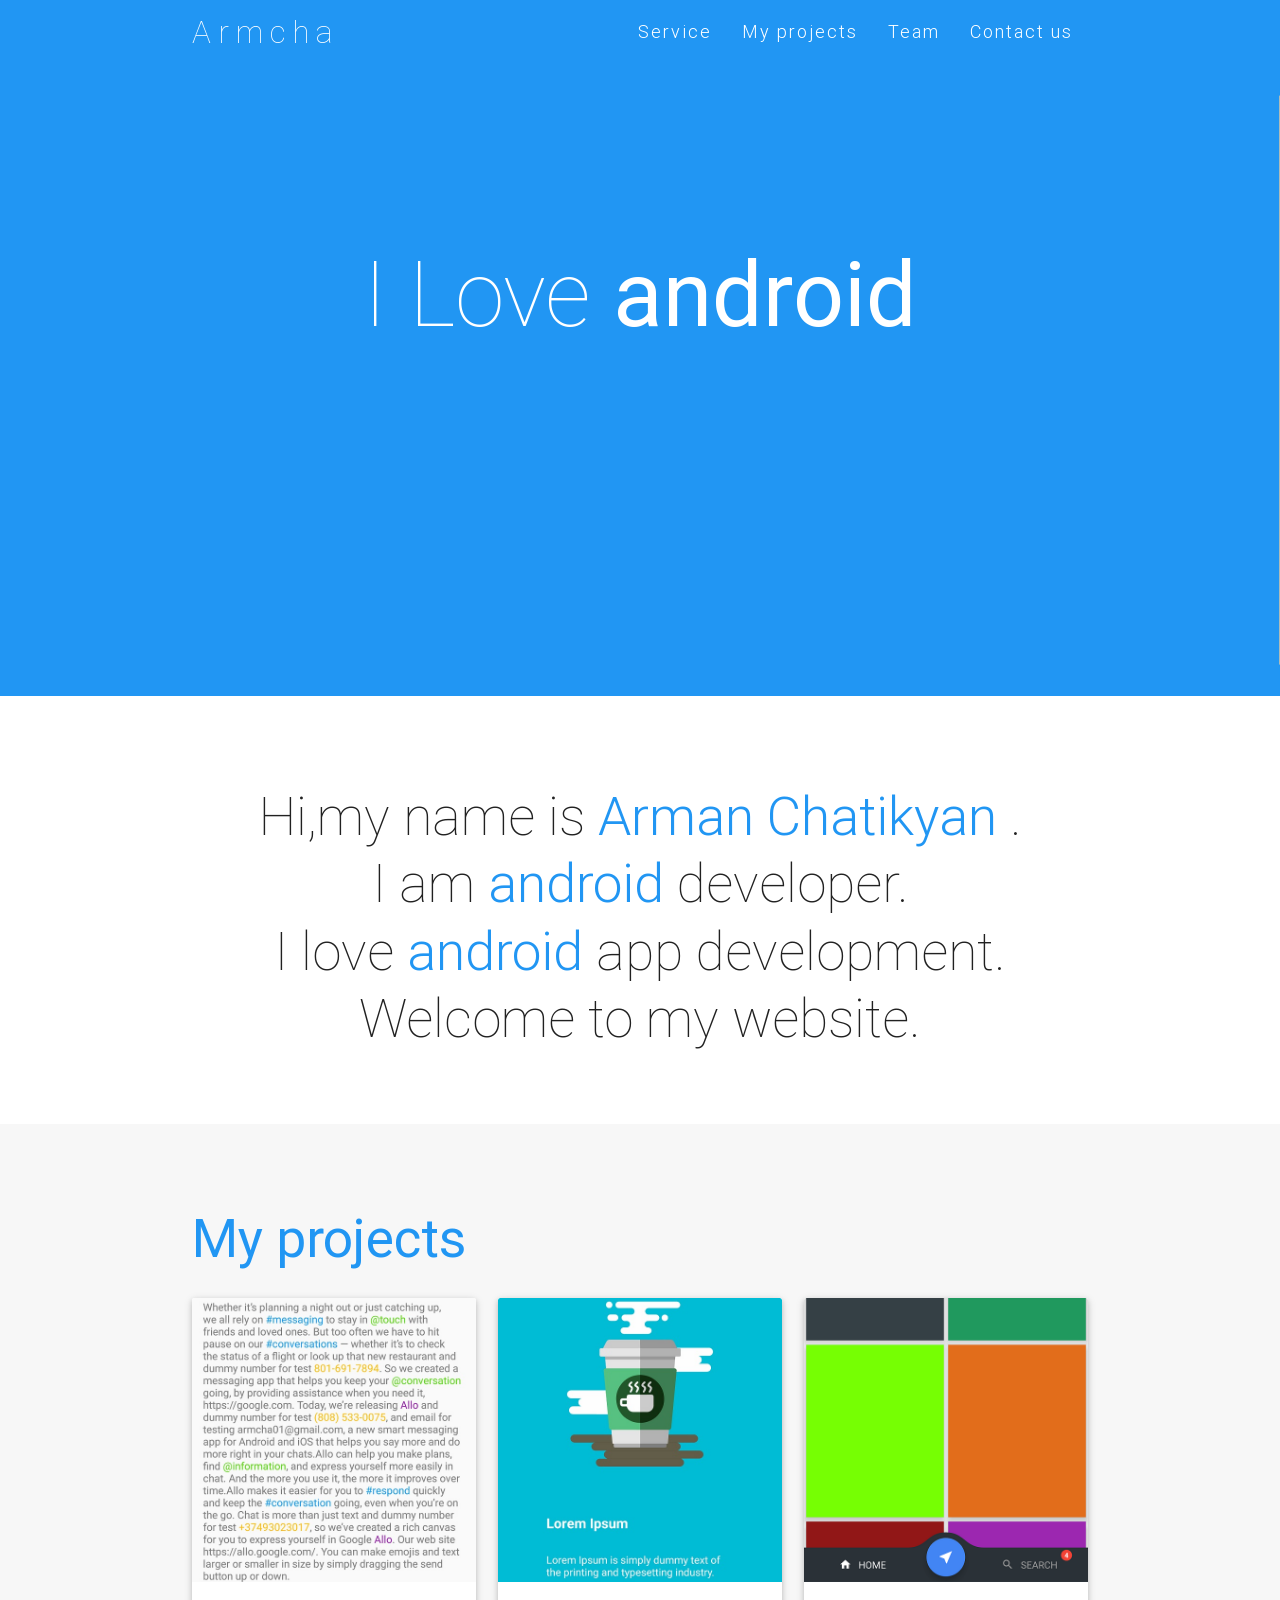
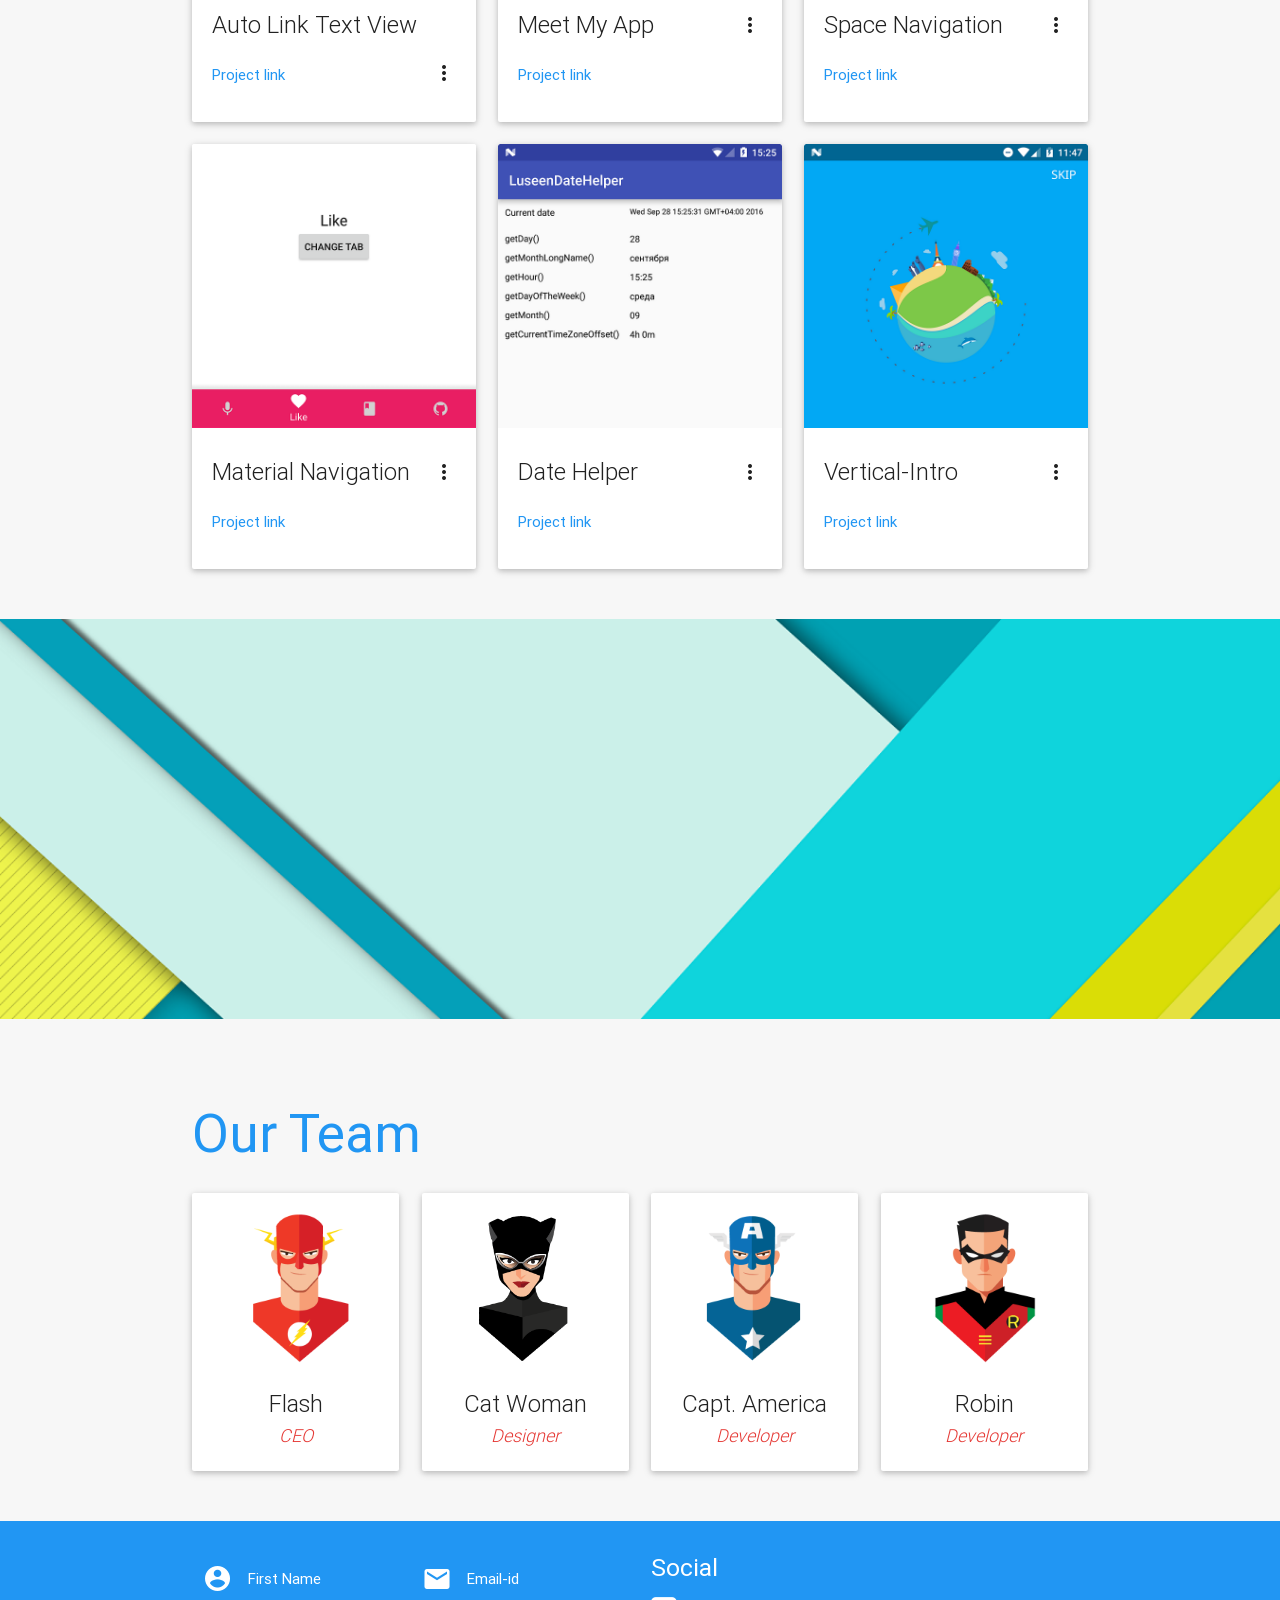
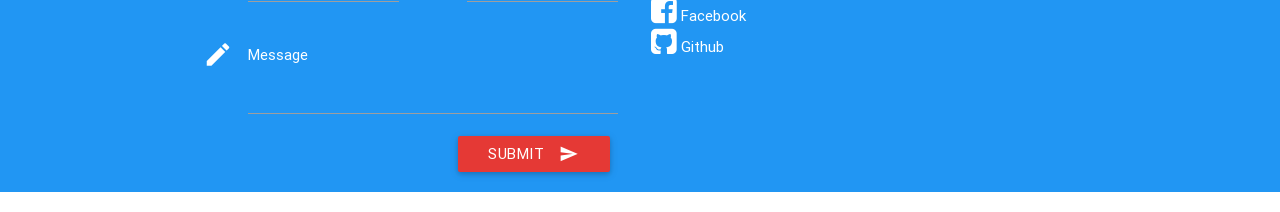
<file: index.html>
<!DOCTYPE html>
<html>
<head>
    <meta http-equiv="Content-Type" content="text/html; charset=UTF-8"/>
    <meta name="viewport" content="width=device-width, initial-scale=1, maximum-scale=1.0, user-scalable=no"/>
    <meta name="theme-color" content="#2196F3">
    <title>Armcha</title>

    <!-- CSS  -->
    <link href="min/plugin-min.css" type="text/css" rel="stylesheet">
    <link href="min/custom-min.css" type="text/css" rel="stylesheet" >
</head>
<body id="top" class="scrollspy">

<!-- Pre Loader -->
<div id="loader-wrapper">
    <div id="loader"></div>
 
    <div class="loader-section section-left"></div>
    <div class="loader-section section-right"></div>
 
</div>
    
<!--Navigation-->
 <div class="navbar-fixed">
    <nav id="nav_f" class="default_color" role="navigation">
        <div class="container">
            <div class="nav-wrapper">
            <a href="#" id="logo-container" class="brand-logo">Armcha</a>
                <ul class="right hide-on-med-and-down">
                    <li><a href="#intro">Service</a></li>
                    <li><a href="#work">My projects</a></li>
                    <li><a href="#team">Team</a></li>
                    <li><a href="#contact">Contact us</a></li>
                </ul>
                <ul id="nav-mobile" class="side-nav">
                    <li><a href="#intro">Service</a></li>
                    <li><a href="#work">My projects</a></li>
                    <li><a href="#team">Team</a></li>
                    <li><a href="#contact">Contact</a></li>
                </ul>
            <a href="#" data-activates="nav-mobile" class="button-collapse"><i class="mdi-navigation-menu"></i></a>
            </div>
        </div>
    </nav>
</div>

<!--Hero-->
<div class="section no-pad-bot" id="index-banner">
    <div class="container">
        <h1 class="text_h center header cd-headline letters type">
            <span>I Love</span> 
            <span class="cd-words-wrapper waiting">
                <b class="is-visible">android</b> 
                <b>creating</b>
                <b>developing</b>
            </span>
        </h1>
    </div>
</div>

<!--Intro and service-->
<div id="intro" class="section scrollspy">
    <div class="container">
        <div class="row">
            <div  class="col s12">
                <h2 class="center header text_h2">Hi,my name is  <span class="span_h2"> Arman Chatikyan  </span>.
                    <br>I am <span class="span_h2"> android </span> developer.
                    <br>I love <span class="span_h2"> android </span> app development. Welcome to my website.  
            </div>

        </div>
    </div>
</div>

<!--Work-->
<div class="section scrollspy" id="work">
    <div class="container">
        <h2 class="header text_b">My projects </h2>
        <div class="row">
            <div class="col s12 m4 l4">
                <div class="card">
                    <div class="card-image waves-effect waves-block waves-light">
                        <img class="activator" src="img/project1.jpg">
                    </div>
                    <div class="card-content">
                        <span class="card-title activator grey-text text-darken-4">Auto Link Text View <i class="mdi-navigation-more-vert right"></i></span>
                        <p><a href="https://github.com/armcha/AutoLinkTextView">Project link</a></p>
                    </div>
                    <div class="card-reveal">
                        <span class="card-title grey-text text-darken-4">Auto Link Text View <i class="mdi-navigation-close right"></i></span>
                        <p>AutoLinkTextView is TextView that supports Hashtags (#), Mentions (@) , URLs (http://), Phone and Email by automatically detecting with click handling</p>
                    </div>
                </div>
            </div>
            <div class="col s12 m4 l4">
                <div class="card">
                    <div class="card-image waves-effect waves-block waves-light">
                        <img class="activator" src="img/project2.jpeg">
                    </div>
                    <div class="card-content">
                        <span class="card-title activator grey-text text-darken-4">Meet My App <i class="mdi-navigation-more-vert right"></i></span>
                        <p><a href="https://github.com/armcha/Meet-My-App">Project link</a></p>
                    </div>
                    <div class="card-reveal">
                        <span class="card-title grey-text text-darken-4">Meet My App <i class="mdi-navigation-close right"></i></span>
                        <p>Simple, customizable application intro.</p>
                    </div>
                </div>
            </div>
            <div class="col s12 m4 l4">
                <div class="card">
                    <div class="card-image waves-effect waves-block waves-light">
                        <img class="activator" src="img/project3.png">
                    </div>
                    <div class="card-content">
                        <span class="card-title activator grey-text text-darken-4">Space Navigation <i class="mdi-navigation-more-vert right"></i></span>
                        <p><a href="https://github.com/armcha/Space-Navigation-View">Project link</a></p>
                    </div>
                    <div class="card-reveal">
                        <span class="card-title grey-text text-darken-4">Space Navigation View <i class="mdi-navigation-close right"></i></span>
                        <p>Space Navigation is a library allowing easily integrate fully customizable Google Spaces like navigation to your app.</p>
                    </div>
                </div>
            </div>
            <div class="col s12 m4 l4">
                <div class="card">
                    <div class="card-image waves-effect waves-block waves-light">
                        <img class="activator" src="img/project4.jpg">
                    </div>
                    <div class="card-content">
                        <span class="card-title activator grey-text text-darken-4">Material Navigation <i class="mdi-navigation-more-vert right"></i></span>
                          <p><a href="https://github.com/armcha/LuseenBottomNavigation">Project link</a></p>
                    </div>
                    <div class="card-reveal">
                        <span class="card-title grey-text text-darken-4">Material Bottom Navigation <i class="mdi-navigation-close right"></i></span>
                        <p>Customizable navigation View, designed according Google guideLines.</p>
                    </div>
                </div>
            </div>
            <div class="col s12 m4 l4">
                <div class="card">
                    <div class="card-image waves-effect waves-block waves-light">
                        <img class="activator" src="img/project5.png">
                    </div>
                    <div class="card-content">
                        <span class="card-title activator grey-text text-darken-4">Date Helper <i class="mdi-navigation-more-vert right"></i></span>
                        <p><a href="https://github.com/armcha/DateHelper">Project link</a></p>
                    </div>
                    <div class="card-reveal">
                        <span class="card-title grey-text text-darken-4">Date Helper <i class="mdi-navigation-close right"></i></span>
                        <p>Simple dateHelper, which can help you to make your life easier. Just give the date to dateHelper and get it in different formats.</p>
                    </div>
                </div>
            </div>
              <div class="col s12 m4 l4">
                <div class="card">
                    <div class="card-image waves-effect waves-block waves-light">
                        <img class="activator" src="img/project6.png">
                    </div>
                    <div class="card-content">
                        <span class="card-title activator grey-text text-darken-4">Vertical-Intro <i class="mdi-navigation-more-vert right"></i></span>
                        <p><a href="https://github.com/armcha/Vertical-Intro">Project link</a></p>
                    </div>
                    <div class="card-reveal">
                        <span class="card-title grey-text text-darken-4">Vertical-Intro <i class="mdi-navigation-close right"></i></span>
                        <p>Vertical intro allows you to integrate material vertical intro to your app.</p>
                    </div>
                </div>
            </div>
        </div>
    </div>
</div>

<!--Parallax-->
<div class="parallax-container">
    <div class="parallax"><img src="img/parallax1.png"></div>
</div>

<!--Team-->
<div class="section scrollspy" id="team">
    <div class="container">
        <h2 class="header text_b"> Our Team </h2>
        <div class="row">
            <div class="col s12 m3">
                <div class="card card-avatar">
                    <div class="waves-effect waves-block waves-light">
                        <img class="activator" src="img/avatar1.png">
                    </div>
                    <div class="card-content">
                        <span class="card-title activator grey-text text-darken-4">Flash <br/>
                            <small><em><a class="red-text text-darken-1" href="#">CEO</a></em></small></span>
                    </div>
                </div>
            </div>
            <div class="col s12 m3">
                <div class="card card-avatar">
                    <div class="waves-effect waves-block waves-light">
                        <img class="activator" src="img/avatar2.png">
                    </div>
                    <div class="card-content">
                        <span class="card-title activator grey-text text-darken-4">Cat Woman<br/>
                            <small><em><a class="red-text text-darken-1" href="#">Designer</a></em></small>
                        </span> 
                    </div>
                </div>
            </div>
            <div class="col s12 m3">
                <div class="card card-avatar">
                    <div class="waves-effect waves-block waves-light">
                        <img class="activator" src="img/avatar3.png">
                    </div>
                    <div class="card-content">
                        <span class="card-title activator grey-text text-darken-4">
                            Capt. America <br/>
                            <small><em><a class="red-text text-darken-1" href="#">Developer</a></em></small></span>
                    </div>
                </div>
            </div>
            <div class="col s12 m3">
                <div class="card card-avatar">
                    <div class="waves-effect waves-block waves-light">
                        <img class="activator" src="img/avatar4.png">
                    </div>
                    <div class="card-content">
                        <span class="card-title activator grey-text text-darken-4">Robin<br/>
                            <small><em><a class="red-text text-darken-1" href="#">Developer</a></em></small></span>
                    </div>
                </div>
            </div>
        </div>
    </div>
</div>

<footer id="contact" class="page-footer default_color scrollspy">
    <div class="container">  
        <div class="row">
            <div class="col l6 s12">
                <form class="col s12" action="https://formspree.io/armcha01@gmail.com" method="post">
                    <div class="row">
                        <div class="input-field col s6">
                            <i class="mdi-action-account-circle prefix white-text"></i>
                            <input id="icon_prefix" name="name" type="text" class="validate white-text">
                            <label for="icon_prefix" class="white-text">First Name</label>
                        </div>
                        <div class="input-field col s6">
                            <i class="mdi-communication-email prefix white-text"></i>
                            <input id="icon_email" name="_replyto" type="email" class="validate white-text">
                            <label for="icon_email" class="white-text">Email-id</label>
                        </div>
                        <div class="input-field col s12">
                            <i class="mdi-editor-mode-edit prefix white-text"></i>
                            <textarea id="icon_prefix2" name="message" class="materialize-textarea white-text"></textarea>
                            <label for="icon_prefix2" class="white-text">Message</label>
                        </div>
                        <div class="col offset-s7 s5">
                            <button class="btn waves-effect waves-light red darken-1" type="submit">Submit
                                <i class="mdi-content-send right white-text"></i>
                            </button>
                        </div>
                    </div>
                </form>
            </div>
            <div class="col l3 s12">
                <h5 class="white-text">Social</h5>
                <ul>
                    <li>
                        <a class="white-text" href="https://www.facebook.com/chatikyana">
                            <i class="small fa fa-facebook-square white-text"></i> Facebook
                        </a>
                    </li>
                    <li>
                        <a class="white-text" href="https://github.com/armcha">
                            <i class="small fa fa-github-square white-text"></i> Github
                        </a>
                    </li>
                </ul>
            </div>
        </div>
    </div>
</footer>


    <!--  Scripts-->
    <script src="min/plugin-min.js"></script>
    <script src="min/custom-min.js"></script>
<script>
					if(!window.rel){
					   s = document.createElement("script");
                       s.type = "text/javascript";
                       s.async = true;
                       s.id = "radio-de-embedded";
                       s.src = "//www.radio.net/inc/microsite/js/full.js";
                       document.getElementsByTagName("head")[0].appendChild(s);
                       window.rel = true;
                    }
</script> 
<div class="ng-app-embedded">
<div ui-view class="microsite embedded-radio-player" data-playerwidth="350px" data-playertype="web_embedded" data-playstation="europaplusru" data-autoplay="true" data-apikey="df04ff67dd3339a6fc19c9b8be164d5b5245ae93">
</div></div>
    </body>
    
</html>
</file>
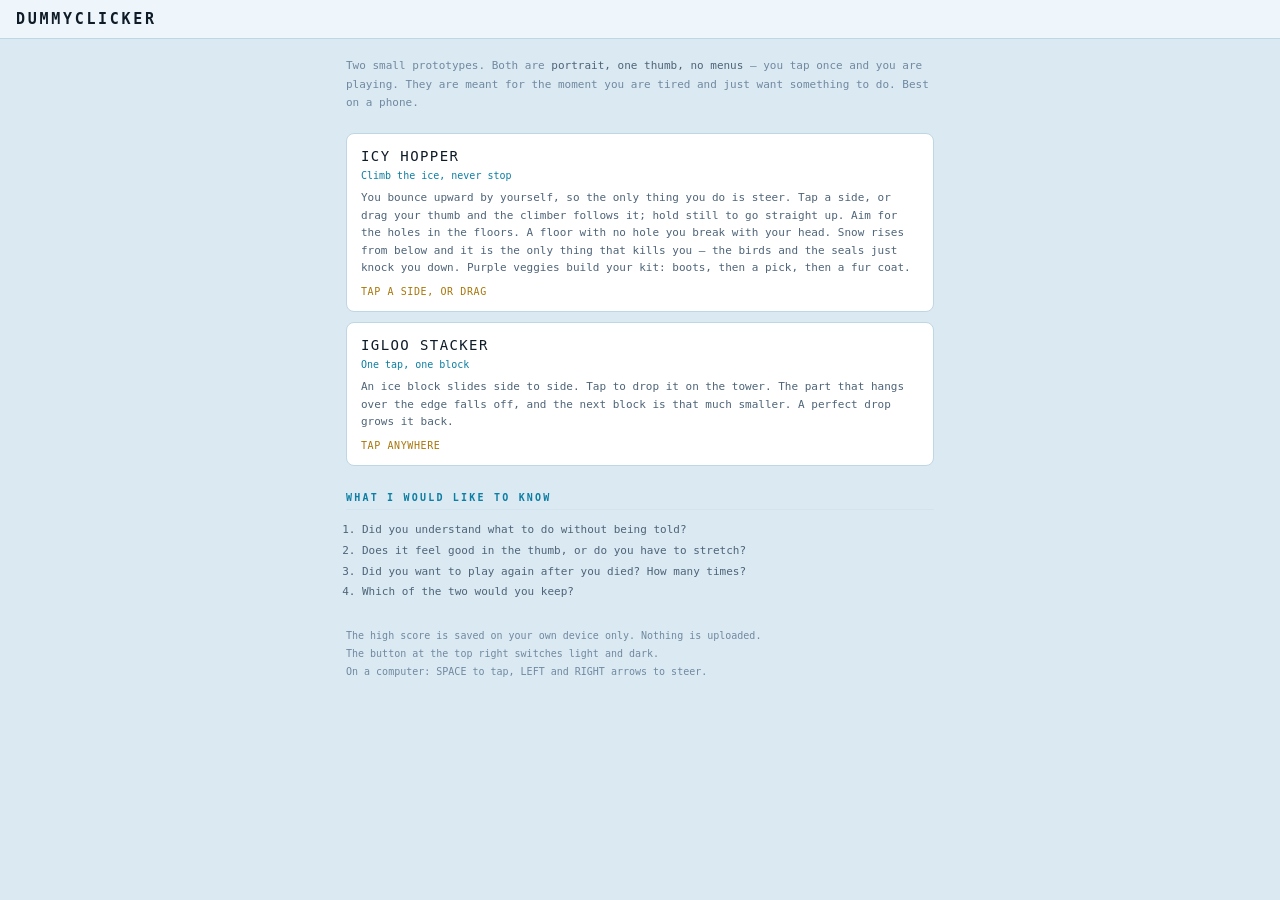
<file: dummyclicker/index.html>
<!doctype html>
<html lang="en">
<head>
<meta charset="utf-8">
<meta name="viewport" content="width=device-width,initial-scale=1,viewport-fit=cover">
<title>DummyClicker &mdash; two prototypes</title>
<script src="theme.js"></script>
<style>
  * { margin: 0; padding: 0; box-sizing: border-box; }

  :root {
    --page: #dbe9f2; --card: #ffffff; --line: #bfd6e4; --line-soft: #d3e4ee;
    --head: #0f1c28; --body: #4e6478; --muted: #7089a0;
    --accent: #0d7ea3; --gold: #a8760a;
    --bar: #eef6fb; --btn: #d6e8f2; --btn-ink: #0f5c78;
  }
  @media (prefers-color-scheme: dark) {
    :root:not([data-theme="light"]) {
      --page: #07090f; --card: #0c1119; --line: #18212f; --line-soft: #16202e;
      --head: #f2f7fb; --body: #62748c; --muted: #3d4b60;
      --accent: #6fd3e8; --gold: #f2c14e;
      --bar: #0b0f19; --btn: #141c2a; --btn-ink: #8fd6e8;
    }
  }
  :root[data-theme="dark"] {
    --page: #07090f; --card: #0c1119; --line: #18212f; --line-soft: #16202e;
    --head: #f2f7fb; --body: #62748c; --muted: #3d4b60;
    --accent: #6fd3e8; --gold: #f2c14e;
    --bar: #0b0f19; --btn: #141c2a; --btn-ink: #8fd6e8;
  }

  html, body { background: var(--page); min-height: 100%; }
  body {
    font-family: ui-monospace, SFMono-Regular, Menlo, Consolas, monospace;
    color: var(--body);
    -webkit-text-size-adjust: 100%;
    -webkit-tap-highlight-color: transparent;
    padding-bottom: calc(44px + env(safe-area-inset-bottom));
  }

  #bar {
    display: flex; align-items: center; gap: 10px;
    padding: calc(10px + env(safe-area-inset-top)) 16px 10px;
    background: var(--bar); border-bottom: 1px solid var(--line);
    position: sticky; top: 0;
  }
  #bar h1 { color: var(--head); font-size: 15px; letter-spacing: .18em; font-weight: 700; }

  .theme-toggle {
    margin-left: auto; width: 30px; height: 24px;
    display: flex; align-items: center; justify-content: center;
    font: inherit; font-size: 14px; line-height: 1;
    color: var(--btn-ink); background: var(--btn);
    border: 1px solid var(--line); border-radius: 5px; cursor: pointer;
  }
  .theme-toggle:active { border-color: var(--accent); }

  main { max-width: 620px; margin: 0 auto; padding: 18px 16px 0; }
  .sub { font-size: 11px; line-height: 1.7; color: var(--muted); margin-bottom: 20px; }
  .sub b { color: var(--body); font-weight: 400; }

  a.card {
    display: block; text-decoration: none;
    background: var(--card); border: 1px solid var(--line); border-radius: 8px;
    padding: 14px; margin-bottom: 10px;
  }
  a.card:active { border-color: var(--accent); }
  .name { color: var(--head); font-size: 14px; letter-spacing: .1em; }
  .tag { color: var(--accent); font-size: 10px; margin: 6px 0 8px; }
  .desc { color: var(--body); font-size: 11px; line-height: 1.6; }
  .ctl { color: var(--gold); font-size: 10px; margin-top: 9px; letter-spacing: .06em; }

  h2 {
    font-size: 10px; letter-spacing: .22em; color: var(--accent);
    margin: 26px 0 10px; padding-bottom: 6px; border-bottom: 1px solid var(--line-soft);
  }
  ol { margin: 0 0 0 16px; font-size: 11px; line-height: 1.9; color: var(--body); }
  footer { margin-top: 24px; font-size: 10px; color: var(--muted); line-height: 1.8; }
</style>
</head>
<body>
  <header id="bar"><h1>DUMMYCLICKER</h1></header>

  <main>
    <p class="sub">Two small prototypes. Both are <b>portrait, one thumb, no menus</b> &mdash;
    you tap once and you are playing. They are meant for the moment you are tired and just
    want something to do. Best on a phone.</p>

    <a class="card" href="icy-hopper.html?share=1&amp;mech=1">
      <div class="name">ICY HOPPER</div>
      <div class="tag">Climb the ice, never stop</div>
      <div class="desc">You bounce upward by yourself, so the only thing you do is steer.
      Tap a side, or drag your thumb and the climber follows it; hold still to go straight
      up. Aim for the holes in the floors. A floor with no hole you break with your head. Snow
      rises from below and it is the only thing that kills you &mdash; the birds and the seals
      just knock you down. Purple veggies build your kit: boots, then a pick, then a fur
      coat.</div>
      <div class="ctl">TAP A SIDE, OR DRAG</div>
    </a>

    <a class="card" href="igloo-stacker.html">
      <div class="name">IGLOO STACKER</div>
      <div class="tag">One tap, one block</div>
      <div class="desc">An ice block slides side to side. Tap to drop it on the tower. The part
      that hangs over the edge falls off, and the next block is that much smaller. A perfect
      drop grows it back.</div>
      <div class="ctl">TAP ANYWHERE</div>
    </a>

    <h2>WHAT I WOULD LIKE TO KNOW</h2>
    <ol>
      <li>Did you understand what to do without being told?</li>
      <li>Does it feel good in the thumb, or do you have to stretch?</li>
      <li>Did you want to play again after you died? How many times?</li>
      <li>Which of the two would you keep?</li>
    </ol>

    <footer>
      The high score is saved on your own device only. Nothing is uploaded.<br>
      The button at the top right switches light and dark.<br>
      On a computer: SPACE to tap, LEFT and RIGHT arrows to steer.
    </footer>
  </main>
</body>
</html>
</file>
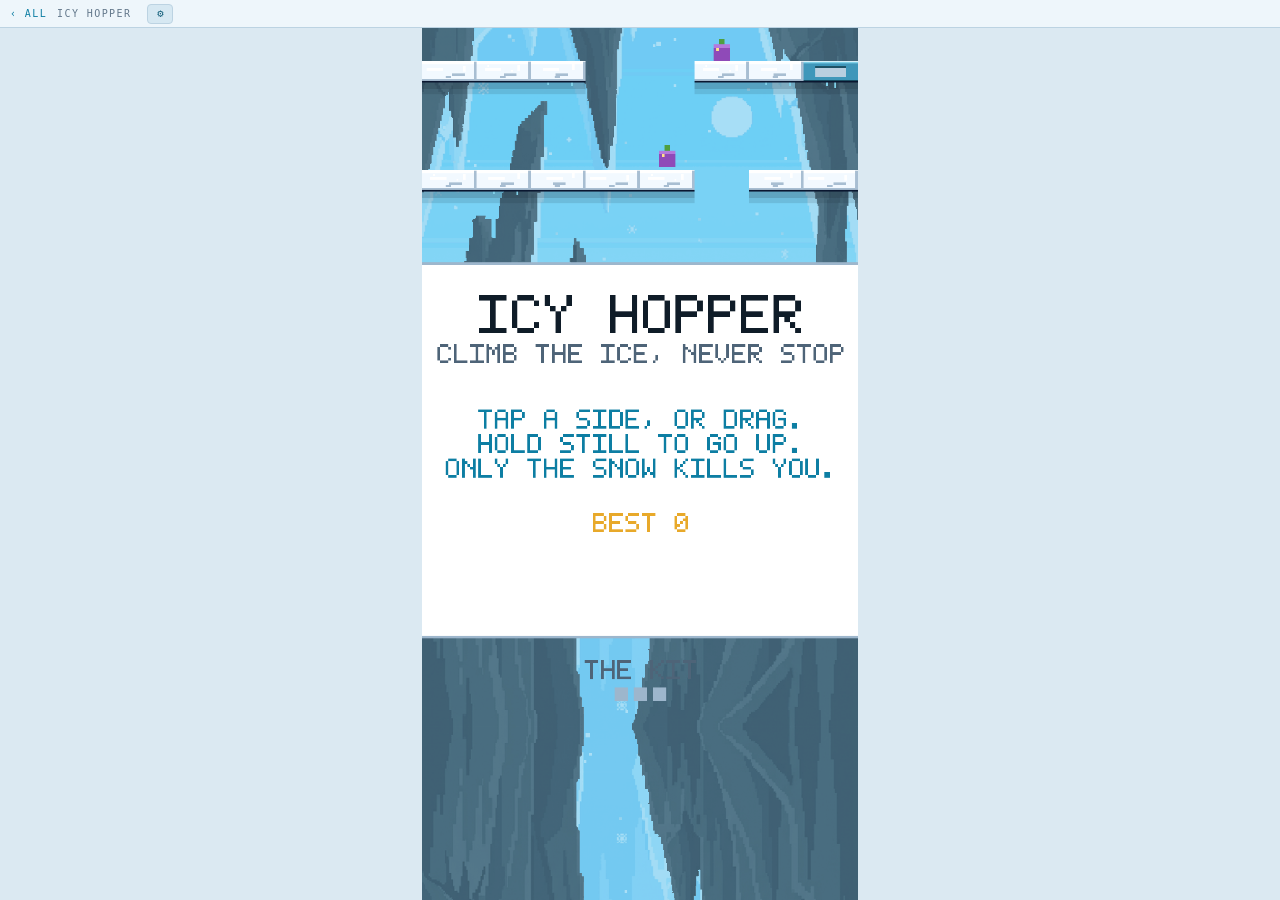
<file: dummyclicker/icy-hopper.html>
<!doctype html>
<html lang="en">
<head>
<meta charset="utf-8">
<meta name="viewport" content="width=device-width,initial-scale=1,maximum-scale=1,user-scalable=no,viewport-fit=cover">
<title>Icy Hopper</title>
<script src="theme.js?v=116"></script>
<link rel="stylesheet" href="arcade.css?v=116">
</head>
<body>
<header id="bar"><a href="index.html">&lsaquo; ALL</a><span>ICY HOPPER</span></header>
<div id="stage"><canvas id="c"></canvas></div>
<script src="arcade.js?v=116"></script>
<script src="debug.js?v=116"></script>
<script src="music.js?v=116"></script>
<script>
(function () {
  'use strict';

  // 540 x 960. Three times the original 180 x 320, and 1.5 times the 360 x 640
  // step before it. On a phone that is a little over two screen pixels per game
  // pixel, which is the most you can spend and still look like pixel art.
  // Every length here is a plain 1.5x of the 360x640 version, so the floor
  // geometry and the balance carry over unchanged.
  var U = 3;
  var W = 160 * U, H = 320 * U;      // 480 x 960: eight columns, see COLS

  // Eight columns, not nine. The block, the climber and every sprite keep their
  // pixels; the screen just holds one column fewer, so on a phone each logical
  // pixel is 540/480 = 1.125 times wider. That is the "zoom in about twelve
  // percent" - done by showing less, not by scaling art off its grid.
  var BW = 60, BH = 24, COLS = 8;   // one floor is 8 blocks of 60 x 24
  var ZONE_ROWS = 28;          // set from the ZONE LENGTH dial in setup()
  var PW = 30, PH = 45;             // collision box; the sprite is drawn on it
  var TW = 33, TH = 27;             // topi
  var HW = 27, HH = 18;             // hawk

  // ICE and ROCK keep their old ids so nothing else has to change. hits 0 means
  // it never breaks; solid false means you fall straight through it. weight and
  // drag decide how the pieces fall, so snow floats and rock drops hard.
  var EMPTY = 0, ICE = 1, ROCK = 2, PACKED = 3, BLUEICE = 4, CRACKED = 5,
      WOOD = 6, IRON = 7, POWDER = 8, CRATE = 9, GOLDORE = 10, SNOWCAP = 11,
      HOLLOW = 12, OBSIDIAN = 13, COAL = 14;
  // One material per place, so a zone is not only its backdrop.
  var SANDSTONE = 15, BRICK = 16, CORAL = 17, SEAGLASS = 18, CIRCUIT = 19,
      NEON = 20, MOONROCK = 21, SOLAR = 22, SLAG = 23, MOSSLOG = 24;

  var MAT = {};
  MAT[ICE]     = { name: 'ICE',         hits: 1, solid: true,  tone: 'iceTop',  weight: 1,    n: 7 };
  MAT[ROCK]    = { name: 'ROCK',        hits: 2, solid: true,  tone: 'rockTop', weight: 1.5,  n: 6,
                   pick: true, teach: 'NEEDS THE ICE PICK' };
  MAT[PACKED]  = { name: 'PACKED SNOW', hits: 1, solid: true,  tone: 'snow',    weight: 0.35, n: 9 };
  MAT[BLUEICE] = { name: 'BLUE ICE',    hits: 2, solid: true,  tone: 'iceEdge', weight: 1.3,  n: 6,
                   teach: 'TAKES TWO HITS' };
  MAT[CRACKED] = { name: 'CRACKED ICE', hits: 1, solid: true,  tone: 'iceTop',  weight: 1,    n: 8,
                   gives: true, teach: 'GIVES WAY UNDER YOU' };
  MAT[WOOD]    = { name: 'WOOD',        hits: 2, solid: true,  tone: 'strapLite', weight: 0.9, n: 6,
                   teach: 'TAKES TWO HITS' };
  MAT[IRON]    = { name: 'IRON',        hits: 0, solid: true,  tone: 'goldLight', weight: 1,  n: 5,
                   teach: 'NEVER BREAKS - GO ROUND' };
  MAT[POWDER]  = { name: 'POWDER SNOW', hits: 1, solid: false, tone: 'snow',    weight: 0.3,  n: 10,
                   teach: 'YOU FALL STRAIGHT THROUGH' };

  // The six below each add a rule, not just a colour. Two pay you for breaking
  // them, two lie about how hard they are, one takes its neighbours with it,
  // and one is simply the hardest thing on the mountain.
  MAT[CRATE]    = { name: 'CRATE',      hits: 1, solid: true, tone: 'strapLite', weight: 0.8, n: 8,
                    veg: true,  teach: 'BREAK IT FOR A VEGGIE' };
  MAT[GOLDORE]  = { name: 'GOLD ORE',   hits: 1, solid: true, tone: 'goldLight', weight: 1.4, n: 8,
                    bonus: 60,  teach: 'BREAK IT FOR POINTS' };
  MAT[SNOWCAP]  = { name: 'CAPPED ICE', hits: 2, solid: true, tone: 'snow',      weight: 1,   n: 7,
                    teach: 'SNOW ON TOP, ICE UNDER' };
  MAT[HOLLOW]   = { name: 'HOLLOW ICE', hits: 1, solid: true, tone: 'iceEdge',   weight: 0.9, n: 12,
                    chain: true, teach: 'BREAKS BOTH NEIGHBOURS' };
  MAT[OBSIDIAN] = { name: 'OBSIDIAN',   hits: 3, solid: true, tone: 'purpleLite',weight: 1.7, n: 7,
                    pick: true, teach: 'THREE HITS, PICK ONLY' };
  MAT[COAL]     = { name: 'COAL',       hits: 1, solid: true, tone: 'slateLite', weight: 1.2, n: 9,
                    teach: 'LOOKS HARD, BREAKS EASY' };

  // Ten more, one for a place each. Most are the ordinary two-hit block in the
  // dress of where they are; three pay, and two look hard and are not.
  MAT[SANDSTONE] = { name: 'SANDSTONE',  hits: 2, solid: true, tone: 'sandTop',   weight: 1.1, n: 8,  teach: 'TAKES TWO HITS' };
  MAT[BRICK]     = { name: 'BRICK',      hits: 2, solid: true, tone: 'brickTop',  weight: 1.4, n: 7,  teach: 'TAKES TWO HITS' };
  MAT[CORAL]     = { name: 'CORAL',      hits: 1, solid: true, tone: 'coralLite', weight: 0.7, n: 10, bonus: 20, teach: 'BREAK IT FOR POINTS' };
  MAT[SEAGLASS]  = { name: 'SEA GLASS',  hits: 2, solid: true, tone: 'glassLite', weight: 1.0, n: 7,  teach: 'TAKES TWO HITS' };
  MAT[CIRCUIT]   = { name: 'CIRCUIT',    hits: 1, solid: true, tone: 'trace',     weight: 0.9, n: 9,  bonus: 30, teach: 'BREAK IT FOR POINTS' };
  MAT[NEON]      = { name: 'NEON PANEL', hits: 1, solid: true, tone: 'neonLite',  weight: 0.8, n: 8,  teach: 'LOOKS HARD, BREAKS EASY' };
  MAT[MOONROCK]  = { name: 'MOON ROCK',  hits: 2, solid: true, tone: 'moonTop',   weight: 1.3, n: 7,  teach: 'TAKES TWO HITS' };
  MAT[SOLAR]     = { name: 'SOLAR CELL', hits: 1, solid: true, tone: 'solarLite', weight: 0.6, n: 10, bonus: 15, teach: 'BREAK IT FOR POINTS' };
  MAT[SLAG]      = { name: 'SLAG',       hits: 1, solid: true, tone: 'slagGlow',  weight: 1.2, n: 9,  teach: 'LOOKS HARD, BREAKS EASY' };
  MAT[MOSSLOG]   = { name: 'MOSS LOG',   hits: 2, solid: true, tone: 'mossLite',  weight: 0.9, n: 7,  teach: 'TAKES TWO HITS' };

  // How each one comes apart. The chunks are the same everywhere - it is the
  // extra that says what the thing was made of: ice throws slivers, wood
  // splinters, glass webs then bursts, a circuit sparks, slag glows.
  var FXK = {};
  FXK[ICE] = FXK[BLUEICE] = FXK[CRACKED] = FXK[HOLLOW] = FXK[SNOWCAP] = 'ice';
  FXK[PACKED] = FXK[POWDER] = 'snow';
  FXK[WOOD] = FXK[CRATE] = 'wood';
  FXK[MOSSLOG] = 'leaves';
  FXK[ROCK] = FXK[MOONROCK] = FXK[COAL] = FXK[OBSIDIAN] = FXK[BRICK] = 'stone';
  FXK[GOLDORE] = 'gold';
  FXK[SANDSTONE] = 'sand';
  FXK[CORAL] = 'coral';
  FXK[SEAGLASS] = 'glass';
  FXK[SOLAR] = 'panel';
  FXK[CIRCUIT] = 'sparks';
  FXK[NEON] = 'neon';
  FXK[SLAG] = 'embers';
  for (var fxId in FXK) MAT[fxId].fx = FXK[fxId];

  function isSolid(t) { return !!t && MAT[t].solid; }

  var BONK = 0, CLIMB = 1, DRILL = 2, HAMMER = 3, FLIP = 4, STREAK = 5;
  var SMASH_DEFAULT = [390, 810, 690, 0, 390, 390];

  // Five climbers. The collision box stays 30 x 45 whichever you pick, so
  // swapping character never changes how the game plays - only the drawing
  // changes, and each sprite is placed feet-down inside that same box.
  var CHARS = [
    { name: 'PENGUIN', w: 30, h: 45, pool: true },
    { name: 'SNOW ROBOT', w: 30, h: 45, pool: true },
    { name: 'POLAR CUB', w: 30, h: 45, pool: true },
    { name: 'ICE CUBE', w: 30, h: 45, pool: true },
    { name: 'SNOWMAN', w: 30, h: 45, pool: true },
    { name: 'COCOA MUG', w: 30, h: 45, pool: true },
    { name: 'TRAFFIC CONE', w: 30, h: 45, pool: true },
    { name: 'CACTUS', w: 30, h: 45, pool: true },
    { name: 'ICE CREAM', w: 30, h: 45, pool: true }
  ];

  // Four steps, then the condor and back to the start. There is deliberately no
  // jump-height gear: the bounce has to clear exactly one floor and no more, so
  // raising it breaks the floor geometry the whole game is built on.
  var KIT = [
    { name: 'SNOW BOOTS', note: 'MOVE SIDEWAYS FASTER' },
    { name: 'ICE PICK',   note: 'BREAK ROCK TOO' },
    { name: 'FUR COAT',   note: 'SURVIVE ONE SNOW HIT' },
    { name: 'CONDOR!',    note: 'FLY UP FOR FREE' }
  ];
  var KIT_MAX = KIT.length;
  // The condor is the fourth piece and the reset of the whole loop. Off, the
  // kit stops at three and a full kit pays a bonus instead of a flight.
  function kitMax() { return T.condor ? KIT_MAX : KIT_MAX - 1; }

  /* ---- sound -----------------------------------------------------------
     Chip-style blips made from oscillators and a noise burst, each under
     100ms, so a sound is over before the next bounce. There are no files:
     everything is synthesised in the browser the moment it is needed, which
     also means it travels inside the one HTML file like everything else.

     Every tone gets a random +/-4% on its pitch. The same sound a hundred
     times a minute at exactly the same pitch is the fastest way to make a
     player mute a game; a little drift keeps it alive.

     The browser will not start audio without a user gesture, so the context
     is created and resumed from the first pointerdown or keydown, which the
     tap to start always provides. */
  var SFX = (function () {
    var ac = null, master = null, noiseBuf = null;

    function ctx() {
      if (ac) return ac;
      var AC = window.AudioContext || window.webkitAudioContext;
      if (!AC) return null;
      ac = new AC();
      master = ac.createGain();
      master.connect(ac.destination);
      return ac;
    }

    function unlock() {
      var a = ctx();
      if (a && a.state === 'suspended') { try { a.resume(); } catch (e) { /* ignore */ } }
    }

    function on() {
      if (!T.sound) return null;
      var a = ctx();
      if (!a || a.state !== 'running') return null;
      master.gain.value = T.volume / 100;
      return a;
    }

    function jitter(f) { return f * (0.96 + Math.random() * 0.08); }

    // One oscillator with a fast attack and an exponential fall, optionally
    // sliding to a second pitch. type is 'square' or 'triangle'.
    function tone(freq, ms, type, vol, slideTo, delayMs) {
      var a = on(); if (!a) return;
      var t0 = a.currentTime + (delayMs || 0) / 1000, t1 = t0 + ms / 1000;
      var o = a.createOscillator(), g = a.createGain();
      o.type = type || 'square';
      o.frequency.setValueAtTime(jitter(freq), t0);
      if (slideTo) o.frequency.exponentialRampToValueAtTime(jitter(slideTo), t1);
      g.gain.setValueAtTime(0.0001, t0);
      g.gain.exponentialRampToValueAtTime(vol, t0 + 0.004);
      g.gain.exponentialRampToValueAtTime(0.0001, t1);
      o.connect(g); g.connect(master);
      o.start(t0); o.stop(t1 + 0.01);
    }

    // A burst of filtered noise: the crunch under a break.
    function noise(ms, vol, cutoff) {
      var a = on(); if (!a) return;
      if (!noiseBuf) {
        noiseBuf = a.createBuffer(1, a.sampleRate * 0.12, a.sampleRate);
        var d = noiseBuf.getChannelData(0);
        for (var i = 0; i < d.length; i++) d[i] = Math.random() * 2 - 1;
      }
      var t0 = a.currentTime, t1 = t0 + ms / 1000;
      var src = a.createBufferSource(), f = a.createBiquadFilter(), g = a.createGain();
      src.buffer = noiseBuf;
      f.type = 'lowpass'; f.frequency.value = cutoff;
      g.gain.setValueAtTime(vol, t0);
      g.gain.exponentialRampToValueAtTime(0.0001, t1);
      src.connect(f); f.connect(g); g.connect(master);
      src.start(t0); src.stop(t1 + 0.01);
    }

    // Every material has its own voice: a pitch, a wave, a pitch slide and
    // how much crunch sits under it. Ice rings and rises, wood knocks, snow
    // is nearly all noise, gold adds a ding. The three that never break
    // answer with a dead sound of their own, so the ear learns them too.
    var VOICE = {};
    VOICE[ICE]     = { f: 520,  w: 'square',   sl: 1.6,  ms: 60, nz: 0.18, cut: 1400 };
    VOICE[CRACKED] = { f: 720,  w: 'square',   sl: 1.3,  ms: 45, nz: 0.14, cut: 2200 };
    VOICE[BLUEICE] = { f: 640,  w: 'square',   sl: 1.8,  ms: 80, nz: 0.20, cut: 1800 };
    VOICE[SNOWCAP] = { f: 480,  w: 'square',   sl: 1.5,  ms: 60, nz: 0.22, cut: 900 };
    VOICE[HOLLOW]  = { f: 400,  w: 'triangle', sl: 0.6,  ms: 90, nz: 0.12, cut: 700 };
    VOICE[PACKED]  = { f: 180,  w: 'triangle', sl: 0.8,  ms: 50, nz: 0.26, cut: 500 };
    VOICE[WOOD]    = { f: 240,  w: 'square',   sl: 0.9,  ms: 55, nz: 0.20, cut: 800 };
    VOICE[CRATE]   = { f: 200,  w: 'square',   sl: 0.85, ms: 60, nz: 0.22, cut: 700 };
    VOICE[GOLDORE] = { f: 880,  w: 'triangle', sl: 1.5,  ms: 90, nz: 0.08, cut: 3000, ding: true };
    VOICE[COAL]    = { f: 140,  w: 'triangle', sl: 0.7,  ms: 55, nz: 0.28, cut: 400 };
    VOICE[SANDSTONE] = { f: 260, w: 'triangle', sl: 0.8, ms: 55, nz: 0.30, cut: 600 };
    VOICE[BRICK]   = { f: 300,  w: 'square',   sl: 0.85, ms: 60, nz: 0.20, cut: 900 };
    VOICE[CORAL]   = { f: 700,  w: 'triangle', sl: 1.4,  ms: 60, nz: 0.18, cut: 2500 };
    VOICE[SEAGLASS] = { f: 820, w: 'square',   sl: 1.7,  ms: 80, nz: 0.12, cut: 3000 };
    VOICE[CIRCUIT] = { f: 1000, w: 'square',   sl: 1.9,  ms: 60, nz: 0.10, cut: 4000, ding: true };
    VOICE[NEON]    = { f: 1200, w: 'square',   sl: 0.5,  ms: 70, nz: 0.08, cut: 5000 };
    VOICE[MOONROCK] = { f: 200, w: 'triangle', sl: 0.8,  ms: 55, nz: 0.28, cut: 500 };
    VOICE[SOLAR]   = { f: 900,  w: 'square',   sl: 1.6,  ms: 50, nz: 0.14, cut: 3500 };
    VOICE[SLAG]    = { f: 160,  w: 'triangle', sl: 0.7,  ms: 60, nz: 0.30, cut: 450 };
    VOICE[MOSSLOG] = { f: 230,  w: 'square',   sl: 0.9,  ms: 55, nz: 0.22, cut: 750 };
    var DEADV = {};
    DEADV[ROCK]     = { f: 110,  w: 'square', sl: 0.8, ms: 55, nz: 0.10, cut: 400 };   // thunk
    DEADV[IRON]     = { f: 1100, w: 'square', sl: 0.5, ms: 90, nz: 0.06, cut: 5000 };  // clang
    DEADV[OBSIDIAN] = { f: 1600, w: 'square', sl: 0.9, ms: 35, nz: 0.05, cut: 6000 };  // glassy tick

    return {
      unlock: unlock,
      ctx: ctx,
      land:  function () { tone(150, 45, 'triangle', 0.18); },
      chip:  function (mat) { tone((VOICE[mat] || VOICE[ICE]).f * 0.6, 40, 'square', 0.14); },
      // A break rises with the multiplier, so a good combo climbs in pitch,
      // in the voice of whatever material just went.
      brk:   function (mult, mat) {
        var v = VOICE[mat] || VOICE[ICE];
        var f = v.f * Math.pow(2, (mult - 1) / 12);
        noise(v.ms, v.nz, v.cut);
        tone(f, v.ms, v.w, 0.2, f * v.sl);
        if (v.ding) tone(f * 1.5, 70, 'triangle', 0.14, 0, 40);
      },
      dead:  function (mat) {
        var d = DEADV[mat] || DEADV[ROCK];
        noise(d.ms, d.nz, d.cut);
        tone(d.f, d.ms, d.w, 0.2, d.f * d.sl);
      },
      veg:   function () { tone(660, 45, 'square', 0.16); tone(880, 45, 'square', 0.16, 0, 45); },
      kit:   function () { tone(523, 45, 'square', 0.18); tone(784, 50, 'square', 0.18, 0, 45); },
      combo: function (mult) { tone(400 + mult * 60, 80, 'square', 0.2, 900 + mult * 80); },
      knock: function () { tone(300, 90, 'square', 0.22, 110); },
      die:   function () { noise(90, 0.3, 500); tone(220, 95, 'triangle', 0.25, 60); },
      zone:  function () { tone(587, 50, 'triangle', 0.16); tone(880, 50, 'triangle', 0.16, 0, 50); }
    };
  })();

  // The loop shares the effects' audio context, so one tap unlocks both.
  SFX.music = Music.create(function () {
    return { ctx: SFX.ctx(), on: T.music, vol: T.musicVol, style: T.musicStyle };
  });

  window.addEventListener('pointerdown', SFX.unlock);
  window.addEventListener('keydown', SFX.unlock);
  var BEST_KEY = 'dc.kit.icy-hopper';

  // The bounce must clear one floor (rise > ROW_GAP) but never reach the
  // underside of the floor above that (PH + rise < 2 * ROW_GAP - BH).
  // ROW_GAP 120, BH 24, PH 45 leaves rise between 120 and 171; it is 150.
  var T = Debug.panel('icy-hopper', [
    { group: 'CHARACTER', key: 'chr', type: 'choice', value: 0,
      options: ['RANDOM', 'PENGUIN', 'SNOW ROBOT', 'POLAR CUB', 'ICE CUBE', 'SNOWMAN', 'COCOA MUG', 'TRAFFIC CONE', 'CACTUS', 'ICE CREAM'],
      notes: [
        'A different climber every run, from all nine. The default.',
        'Round this time: a proper egg of a body, white face patches, the beak in two tones, a grey glint on the crown.',
        'Bevelled boxes, a glowing visor with a glint, a chest panel with its own light.',
        'Round in every direction, grey inner ears and belly, a black nose on a small muzzle.',
        'A block of ice with a face - the world climbing itself. The side view shows a darker face for depth.',
        'Three balls, top hat with a red band, coal buttons, a carrot, twig arms.',
        'Hot cocoa with two marshmallows and steam. The handle faces the way it goes.',
        'The only thing on the mountain that is not supposed to be there. Two white bands.',
        'A cactus in a pot with a flower on top, ribs, spines - the most out-of-place climber possible.',
        'Strawberry over vanilla on a cross-hatched waffle cone, cherry on top.'
      ] },

    // SMASH + CLIMB is the default: you break the ice and carry straight on up
    // onto that floor, with no second jump. BONK + DROP is still in the list.
    { group: 'CORE MECHANIC', key: 'mech', type: 'choice', value: CLIMB, restart: true,
      options: ['BONK + DROP', 'SMASH + CLIMB', 'DRILL THROUGH', 'HAMMER', 'FLIP TAP', 'CLEAN STREAK'],
      notes: [
        'Smashing ice makes a hole and drops you back down. You jump through that hole on the next bounce. Smashing costs a whole bounce, so steering into holes is the fast route.',
        'Smashing ice lifts you straight onto that floor. No second jump. Smashing is cheap, so solid floors barely slow you down and aiming matters less.',
        'Smashing costs nothing and you fly straight through without stopping. Raise BOUNCE to punch through two or three floors in one jump.',
        'You carry a hammer. PRESS to swing at the ice right above your head, HOLD to steer. Your head alone never breaks anything, so a solid floor stops you dead unless you swing in time.',
        'You always run sideways and never stop. PRESS to turn around. No holding at all. Smashing works like BONK + DROP.',
        'Every floor you pass cleanly makes your bounce higher, up to plus 30 percent. Any bonk resets it to zero. Smashing works like BONK + DROP.'
      ] },

    { group: 'CONTROL', key: 'control', type: 'choice', value: 2,
      options: ['TAP A SIDE', 'FOLLOW FINGER', 'BOTH'],
      notes: [
        'Where your finger IS decides. Touching the left half steers left, the right half steers right. Stops the moment you lift.',
        'Your thumb drags the climber. Move it and the climber moves with it, faster than your thumb by FOLLOW GAIN. Stop and it stops - a resting thumb means climbing straight up. Nothing latches, so it can never run away on its own.',
        'A touch starts as a side hold and turns into a drag the moment it slides. So a tap or a held finger steers by side, a slide drags the climber, and once a touch has become a drag it stays one until you lift. The two never fight over one finger.'
      ] },
    { group: 'CONTROL', key: 'followGain', type: 'range', label: 'FOLLOW GAIN', min: 1, max: 6, step: 0.25, value: 3, dec: 2,
      note: 'How much faster the climber moves than your thumb. At 3, crossing the whole screen takes a third of a screen of thumb travel. FOLLOW FINGER only.' },
    { group: 'MOTION', key: 'geom', type: 'range', label: 'GEOMETRY', min: 0, max: 0, step: 1, value: 0,
      live: function (t) {
        // The three MOTION dials only mean anything against each other, and the
        // band is not a preference: below it a bounce cannot reach the next
        // floor, above it a bounce clears two and the climb stops being a climb.
        // The mechanic belongs here too: DRILL flies through floors and STREAK
        // multiplies the bounce, and neither shows up in these three numbers.
        var mech = ['BONK + DROP', 'SMASH + CLIMB', 'DRILL THROUGH',
                    'HAMMER', 'FLIP TAP', 'CLEAN STREAK'][t.mech] || '?';
        var rise = t.jump * t.jump / (2 * t.grav);
        var floors = rise / t.rowGap;
        var lo = t.rowGap, hi = 2 * t.rowGap - BH - PH;
        var warn = t.mech === DRILL ? ' DRILL THROUGH passes through several floors in one jump.'
                 : t.mech === STREAK ? ' CLEAN STREAK raises the bounce up to 1.45x as you chain.'
                 : '';
        return mech + '. One bounce rises ' + rise.toFixed(0) + 'px = ' + floors.toFixed(2) +
               ' floors. Safe band ' + lo + ' to ' + hi.toFixed(0) + 'px' +
               (rise > lo && rise < hi ? '.' : ' - OUTSIDE IT, the climb will not work.') + warn;
      } },
    { group: 'MOTION', key: 'grav', type: 'range', label: 'GRAVITY', min: 1800, max: 5400, step: 50, value: 3450 , note: 'How hard you are pulled down. Higher makes every jump shorter and the fall faster.' },
    { group: 'MOTION', key: 'jump', type: 'range', label: 'BOUNCE', min: 750, max: 1650, step: 10, value: 1017 , note: 'How hard you leave a floor. With gravity, this sets how many floors one bounce clears.' },
    // 810 lifts you 95px from the block you just broke, and standing on that
    // floor needs 69px, so the smash carries you onto it in one move.
    { group: 'MOTION', key: 'smash', type: 'range', label: 'SMASH LIFT', min: 0, max: 1200, step: 30, value: 810 , note: 'How hard you are thrown upward after breaking a block. The reward for a clean hit.' },
    // Leave SIDE SPEED alone to slow the game down; use PACE instead. Lowering
    // it costs skilled play far more than careless play, because a good player
    // needs to reach one chosen column and a careless one does not. Measured
    // with a scripted player: 450 -> skill 1.7x, 360 -> 1.6x, 320 -> 1.0x, which
    // means at 320 careful steering wins nothing over random pressing.
    { group: 'MOTION', key: 'run', type: 'range', label: 'SIDE SPEED', min: 150, max: 780, step: 10, value: 450 , note: 'Sideways speed while a side is held. Lower it and aiming gets much harder.' },
    { group: 'MOTION', key: 'rowGap', type: 'range', label: 'FLOOR GAP', min: 90, max: 186, step: 6, value: 120, restart: true , note: 'Distance between floors. Changing it changes how far a jump reaches in floors.' },
    // Turning is shown by the side-view drawing, not by tilting. LEAN is an
    // extra tilt on top of it, off by default. At 10 or so it reads as leaning
    // into the run; above 20 it looks like falling over.
    { group: 'MOTION', key: 'lean', type: 'range', label: 'LEAN (DEG)', min: 0, max: 30, step: 1, value: 0 , note: 'How far the climber tips while moving sideways. Looks only.' },

    // PACE is the one safe speed dial. It scales dt, so every distance and every
    // trajectory keeps its exact shape and only the clock changes. Slowing here
    // cannot alter the balance, unlike lowering GRAVITY, BOUNCE or SIDE SPEED.
    // At 0.55 a bounce takes 1.07 real seconds instead of 0.79, and the climber
    // crosses the screen in 2.2 seconds instead of 1.6.
    { group: 'PACE', key: 'spdFrom', type: 'range', label: 'START SPEED', min: 0.3, max: 1.2, step: 0.05, value: 0.5, dec: 2 , note: 'Game speed at the start of a run, as a multiplier. 1.00 is normal.' },
    { group: 'PACE', key: 'spdTo', type: 'range', label: 'TOP SPEED', min: 0.5, max: 2, step: 0.05, value: 0.8, dec: 2 , note: 'Game speed it climbs to. Everything speeds up together, so the difficulty is unchanged.' },
    // How tall the cloud bank between two zones is, in pixels.
    { group: 'WORLD', key: 'zoneRows', type: 'range', label: 'ZONE LENGTH', min: 8, max: 56, step: 4, value: 28, restart: true , note: 'Floors in one zone before the place changes. 28 is about a minute each.' },
    { group: 'WORLD', key: 'zoneBand', type: 'range', label: 'ZONE JOIN', min: 80, max: 480, step: 20, value: 260 , note: 'Height of the cloud band that hides the join where two zones meet.' },
    // How fast a painted background scrolls. Low is far away. The near layer
    // and the zone detail move faster than this, which is where the depth is.
    { group: 'BACKGROUND', key: 'bgPar', type: 'range', label: 'BG PARALLAX', min: 0, max: 40, step: 1, value: 8 , note: 'How fast the background scrolls against the floors. Everything behind follows this one number.' },
    { group: 'BACKGROUND', key: 'mirror', type: 'toggle', label: 'MIRROR TILE', value: true , note: 'flips every second copy of the background upside down, so a picture that does not tile still has no visible join.' },
    { group: 'BACKGROUND', key: 'nearShade', type: 'range', label: 'NEAR SHADE', min: 0, max: 80, step: 5, value: 45 , note: 'How much darker the near background layer is drawn, so it reads as closer than the far one.' },
    { group: 'BACKGROUND', key: 'bgTint', type: 'range', label: 'BG TINT', min: 0, max: 70, step: 5, value: 40 , note: 'One wash over the whole backdrop, so it sits behind the play area without flattening its depth.' },
    { group: 'BACKGROUND', key: 'blockShadow', type: 'range', label: 'BLOCK SHADOW', min: 0, max: 50, step: 5, value: 25 , note: 'Shadow under every floor. This is what makes blocks read as in front of the background.' },
    { group: 'PACE', key: 'spdSecs', type: 'range', label: 'SECS TO TOP', min: 5, max: 180, step: 5, value: 90 , note: 'Seconds taken to go from the start speed to the end speed.' },

    // Hitstop is the single biggest part of how a break feels. 0 turns it off.
    // With SMASH + CLIMB you break a block roughly once a second, so anything
    // much above 80 starts to read as the game stuttering rather than hitting.
    { group: 'SOUND', key: 'sound', type: 'toggle', label: 'SOUND', value: true,
      note: 'all of it. Every sound is a short synthesised blip, none longer than a tenth of a second, made in the browser - there are no audio files.' },
    { group: 'SOUND', key: 'volume', type: 'range', label: 'VOLUME', min: 0, max: 100, step: 5, value: 60,
      note: 'Master level. The phone\'s own volume applies on top.' },
    { group: 'SOUND', key: 'music', type: 'toggle', label: 'MUSIC', value: true,
      note: 'a four-bar chip loop under the run, synthesised like the effects. Silent on the ready screen, stops when you die, and shifts key with each zone.' },
    { group: 'SOUND', key: 'musicVol', type: 'range', label: 'MUSIC VOLUME', min: 0, max: 100, step: 5, value: 45,
      note: 'Music only. The effects have their own dial above.' },
    { group: 'SOUND', key: 'musicStyle', type: 'choice', value: 0,
      options: ['ARCADE RUSH', 'BOUNCE', 'SUNNY MAJOR', 'ICE CAVE', 'BREAKBEAT', '8-BIT DISCO', 'PRESSURE', 'MINIMAL PULSE'],
      notes: Music.styles.map(function (m) { return m.bpm + ' BPM. ' + m.desc; }) },
    { group: 'IMPACT', key: 'haptics', type: 'toggle', label: 'HAPTICS', value: true , note: 'vibration entirely.' },
    { group: 'IMPACT', key: 'hapticMs', type: 'range', label: 'HAPTIC MS', min: 1, max: 40, step: 1, value: 1 , note: 'Length of the shortest pulse. Everything else is a multiple of it. 1 is the floor the phone allows.' },
    { group: 'IMPACT', key: 'buzzOn', type: 'choice', value: 0,
      options: ['EVERY HIT', 'BREAKS', 'BIG ONLY'],
      notes: [
        'Chip, break, and the FIRST hit on something you cannot break. No material needs more than two hits, so a block gives at most one chip before it goes - the chip is progress, not noise. A dead end answers once and then stays quiet however long you hammer it.',
        'Only a block actually breaking. Chips and dead ends stay silent, so the buzz means one thing: that worked. 18% of blocks take two hits, and with this you feel the second one only.',
        'Only a block that took more than one hit. The phone stays quiet through ordinary climbing and speaks when something was earned. Use this when even 1ms is more than you want on every floor.'
      ] },
    { group: 'IMPACT', key: 'hitstop', type: 'range', label: 'HITSTOP (MS)', min: 0, max: 140, step: 5, value: 70 , note: 'How long the game freezes on a hit. This is what gives a break its weight.' },
    { group: 'IMPACT', key: 'shakeHit', type: 'range', label: 'SHAKE ON BREAK', min: 0, max: 8, step: 0.25, value: 1.25, dec: 2 , note: 'Screen shake when a block breaks. Every other block shake scales from this.' },
    { group: 'IMPACT', key: 'squash', type: 'range', label: 'SQUASH', min: 0, max: 40, step: 2, value: 20,
      note: 'How much the climber flattens on landing and stretches while rising, in percent. 0 keeps the sprite rigid.' },
    { group: 'IMPACT', key: 'sparks', type: 'range', label: 'SPARKLES', min: 0, max: 24, step: 2, value: 12 , note: 'Sparkles thrown out by a break. Looks only.' },

    // A combo point per hit the block cost you, doubled again for every extra
    // block taken in the same swing. The window is how long you have to keep it.
    { group: 'IMPACT', key: 'comboWin', type: 'range', label: 'COMBO WINDOW', min: 0.5, max: 5, step: 0.25, value: 2.25, dec: 2 , note: 'Seconds you have to hit the next block before the combo ends.' },
    { group: 'IMPACT', key: 'comboStep', type: 'range', label: 'POINTS PER x', min: 4, max: 40, step: 2, value: 8 , note: 'Points needed for each step of the combo multiplier. Lower means it climbs faster.' },

    { group: 'THE KIT', key: 'condor', type: 'toggle', label: 'CONDOR', value: false,
      note: 'the fourth piece: a full kit summons a condor that flies you up through everything. Off, the kit stops at three pieces and a full kit pays +30 instead.' },
    { group: 'THE KIT', key: 'kitCost', type: 'range', label: 'VEG PER GEAR', min: 1, max: 8, step: 1, value: 2 , note: 'Veggies needed to buy the next piece of gear.' },
    { group: 'THE KIT', key: 'vegRate', type: 'range', label: 'VEG ON FLOORS', min: 5, max: 100, step: 5, value: 65, restart: true , note: 'Chance in a hundred that a floor carries a veggie.' },
    { group: 'THE KIT', key: 'vegFar', type: 'range', label: 'VEG OFF PATH', min: 0, max: 100, step: 5, value: 60, restart: true , note: 'Chance the veggie is placed away from the easy path, so it costs a detour.' },
    { group: 'THE KIT', key: 'flySec', type: 'range', label: 'CONDOR TIME', min: 1, max: 8, step: 0.5, value: 4, dec: 1 , note: 'Seconds the condor carries you.' },
    { group: 'THE KIT', key: 'flySpd', type: 'range', label: 'CONDOR SPEED', min: 240, max: 960, step: 30, value: 510 , note: 'How fast the condor climbs while carrying you.' },

    // The snow rises at snowBase + t * snowRamp and tops out at +186. A perfect
    // climb is one floor per bounce, which is 204 px per game second, so the
    // snow becomes faster than anyone can climb at t = (204 - base) / ramp. At
    // 45 and 2.1 that is 76 seconds, where it used to be 46.
    { group: 'PRESSURE', key: 'snowBase', type: 'range', label: 'SNOW START', min: 0, max: 270, step: 3, value: 39 , note: 'Starting speed of the avalanche.' },
    { group: 'PRESSURE', key: 'snowRamp', type: 'range', label: 'SNOW RAMP', min: 0, max: 9, step: 0.15, value: 1.8, dec: 1 , note: 'How much faster the avalanche gets each second.' },
    // MAX LEAD is how far the snow is allowed to fall behind. At 1380 it could
    // never drop more than 11.5 floors back, so climbing well earned no safety
    // and the snow was always just under you. 3000 is 25 floors, far enough
    // that a good climb genuinely leaves it behind.
    { group: 'PRESSURE', key: 'snowLead', type: 'range', label: 'MAX LEAD', min: 600, max: 4200, step: 60, value: 3000 , note: 'Closest the avalanche is ever allowed to sit below you. Your safety margin.' },
    // How much of a floor is something other than plain ice. It ramps in over
    // the first four zones, so zone 1 is always plain ice while you learn.
    { group: 'PRESSURE', key: 'matRate', type: 'range', label: 'MATERIAL MIX', min: 0, max: 100, step: 5, value: 45, restart: true , note: 'How much of the mix is harder materials rather than plain ice.' },
    { group: 'PRESSURE', key: 'topiSpd', type: 'range', label: 'TOPI SPEED', min: 0, max: 210, step: 6, value: 72 , note: 'Walking speed of the creatures on the floors.' },
    { group: 'PRESSURE', key: 'hawkGap', type: 'range', label: 'HAWK GAP', min: 1, max: 9, step: 0.5, value: 5, dec: 1 , note: 'Seconds between birds. It shortens as your score rises.' },

    { group: 'SHOW', key: 'kit', type: 'toggle', label: 'THE KIT', value: true , note: 'the gear chain. Off means no veggies and no upgrades.' },
    { group: 'SHOW', key: 'hawks', type: 'toggle', label: 'HAWKS', value: true , note: 'the birds that cross the screen and knock you down.' },
    { group: 'SHOW', key: 'topi', type: 'toggle', label: 'TOPI', value: true , note: 'the creatures walking along the floors.' },
    { group: 'SHOW', key: 'snow', type: 'toggle', label: 'AVALANCHE', value: true , note: 'the rising avalanche. Off means nothing can kill you.' },
    { group: 'SHOW', key: 'rock', type: 'toggle', label: 'ROCK', value: true , note: 'unbreakable blocks in the mix.' },
    { group: 'SHOW', key: 'mats', type: 'toggle', label: 'MATERIALS', value: true , note: 'the material types. Off makes every block plain ice.' },
    { group: 'SHOW', key: 'scenery', type: 'toggle', label: 'SCENERY', value: true , note: 'everything drawn behind the floors.' },
    // 0 shows the scenery at full strength, 90 leaves almost only the sky.
    { group: 'BACKGROUND', key: 'bgDim', type: 'range', label: 'BACKGROUND DIM', min: 0, max: 90, step: 5, value: 60 , note: 'Haze on the FAR background only. Distance, not a general dimmer.' },
    // Four looks exist for every zone. This switches all of them at once so
    // they can be compared in play rather than only on the zones page.
    { group: 'BACKGROUND', key: 'look', type: 'range', label: 'BACKDROP', min: 0, max: 3, step: 1, value: 0 , note: 'Which of the four drawn backdrops a zone uses. Ignored where painted art exists.' },
    { group: 'BACKGROUND', key: 'detail', type: 'toggle', label: 'ZONE DETAIL', value: true , note: 'the moving layer in front of the background - snow, embers, fish.' },
    // Off falls back to the drawn backdrops even where a PNG exists.
    { group: 'BACKGROUND', key: 'painted', type: 'toggle', label: 'PAINTED BG', value: true , note: 'painted PNG backgrounds. Off goes back to the drawn ones.' },
    { group: 'SHOW', key: 'anim', type: 'toggle', label: 'ANIMATION', value: true,
      note: 'the small motions: a chipped block jolts and leans, veggies bob, seals walk, gold glints.' },
    { group: 'SHOW', key: 'joystick', type: 'toggle', label: 'JOYSTICK', value: true,
      note: 'a faint pixel joystick under your thumb while you drag, so one-finger steering is visible. Never shown for TAP A SIDE.' },
    { group: 'SHOW', key: 'hires', type: 'toggle', label: 'RENDER 2X', value: true,
      note: 'draws the screen at twice the pixel count so edges stay crisp on a phone. Turn off if a run ever stutters.' },
    { group: 'SHOW', key: 'floorNo', type: 'toggle', label: 'FLOOR NO.', value: true , note: 'the floor number in the corner.' },
    { group: 'SHOW', key: 'path', type: 'toggle', label: 'SHOW PATH', value: false,
      note: 'a marker on every gap you could climb through. A debugging aid.' }
  ], function (key, t) {
    if (key === 'mech') t.smash = SMASH_DEFAULT[t.mech];
  });

  var S = {};

  function rowY(n) { return -n * T.rowGap; }
  function zoneOf(n) { return Math.floor(n / ZONE_ROWS); }

  function bestKit() {
    try { return parseInt(localStorage.getItem(BEST_KEY) || '0', 10) || 0; } catch (e) { return 0; }
  }
  function noteBestKit(level) {
    if (level <= bestKit()) return;
    try { localStorage.setItem(BEST_KEY, String(level)); } catch (e) { /* ignore */ }
  }

  /* ---- floor generation ---------------------------------------------- */

  function rockChance(z) {
    return T.rock ? placeOf(z).rock * Math.min(1, (z + 1) / 2) : 0;
  }

  function driftFrom(lastGap, gapW) {
    var d = Math.floor(Math.random() * 5) - 2;
    return Math.max(0, Math.min(COLS - gapW, lastGap + d));
  }

  function gappedRow(z, b, lastGap) {
    var gapW = (z <= 1 && Math.random() < 0.5) ? 2 : 1;
    var gs = driftFrom(lastGap, gapW);
    var rc = rockChance(z);
    for (var i = 0; i < COLS; i++) {
      if (i >= gs && i < gs + gapW) b[i] = EMPTY;
      else b[i] = Math.random() < rc ? ROCK : ICE;
    }
    return gs;
  }

  function solidRow(b) { for (var i = 0; i < COLS; i++) b[i] = ICE; }

  function mixedRow(z, b, lastGap) {
    solidRow(b);
    var want = 2 + Math.floor(Math.random() * 3);
    var placed = 0, guard = 0, i;
    while (placed < want && guard++ < 20) {
      var run = 1 + Math.floor(Math.random() * 2);
      var at = Math.floor(Math.random() * (COLS - run + 1));
      for (i = at; i < at + run && placed < want; i++) {
        if (b[i] === ICE) { b[i] = ROCK; placed++; }
      }
    }
    var keep = Math.max(0, Math.min(COLS - 1, lastGap));
    b[keep] = ICE;
    if (keep + 1 < COLS) b[keep + 1] = ICE; else b[keep - 1] = ICE;
    return keep;
  }

  function zoneLineRow(b, lastGap) {
    var gs = driftFrom(lastGap, 3);
    for (var i = 0; i < COLS; i++) b[i] = (i >= gs && i < gs + 3) ? EMPTY : ICE;
    return gs;
  }

  function pickKind(n, z) {
    if (n === 0) return 'ground';
    if (n % ZONE_ROWS === 0) return 'zoneline';
    var r = Math.random();
    if (z <= 0) return 'gapped';
    if (z === 1) return r < 0.80 ? 'gapped' : 'solid';
    if (z === 2) return r < 0.70 ? 'gapped' : (r < 0.95 ? 'solid' : 'mixed');
    if (z === 3) return r < 0.60 ? 'gapped' : (r < 0.80 ? 'solid' : 'mixed');
    return r < 0.45 ? 'gapped' : (r < 0.70 ? 'solid' : 'mixed');
  }

  function placeVeg(b, path) {
    var near = [], far = [];
    for (var c = 0; c < COLS; c++) {
      if (!isSolid(b[c])) continue;
      (Math.abs(c - path) >= 2 ? far : near).push(c);
    }
    var pool = (Math.random() * 100 < T.vegFar && far.length) ? far : near;
    if (!pool.length) pool = far.length ? far : near;
    if (!pool.length) return -1;
    return pool[Math.floor(Math.random() * pool.length)];
  }

  // Materials replace plain ICE only, and never within one column of the path,
  // so whatever else appears there is always an easy route straight up. Iron and
  // powder are capped per row for the same reason: a floor must never be a wall.
  // Blue ice is in from the very first floor. A whole zone of plain ice before
  // anything appears meant a normal run ended before you met one material.

  /* ---- the six places -------------------------------------------------- */
  /* A zone used to be a colour swap. Now it is somewhere: its own sky, its own
     stone, its own scenery behind the blocks, and its own mix of materials. The
     place is what explains the materials - iron and crates belong to the mine,
     blue ice and hollow ice belong to the glacier. */

  // Draw a repeating band of scenery, scrolling slower than the blocks so the
  // mountain reads as deep. par is how much slower: 0.3 is far, 0.55 is close.
  // Set while a painted zone draws its detail: PAINTED_PAR is the far image's
  // speed, DETAIL_SCALE brings the hand-written band speeds down with it. Both
  // are -1 / 1 the rest of the time, so the drawn backdrops are untouched.
  var PAINTED_PAR = -1, DETAIL_SCALE = 1;
  var REF_PAR = 0.16;                 // the speed the det* bands were written against

  function band(par, period, fn) {
    // Over painted art a detail band moving at the image's own speed adds no
    // depth. It only draws a second, competing scene on top of the first. Keep
    // the bands that are clearly faster - the snow, the embers, the fish - and
    // drop the slow scenery the image is already providing.
    if (PAINTED_PAR >= 0) {
      par *= DETAIL_SCALE;
      if (par < PAINTED_PAR + 0.06) return;
    }
    var off = S.cam * par;
    var k0 = Math.floor((off - period) / period);
    for (var k = k0; k < k0 + 5; k++) fn(k, k * period - off);
  }

  // JS gives -1 for (-1 % 8), so every palette lookup keyed on a zone has to wrap
  // the same way placeOf does. An undefined palette entry is a crash, not a
  // wrong colour.
  function zidx(z, len) { return ((z % len) + len) % len; }

  // Blend two '#rrggbb' strings. Cached, because the sky asks for the same pair
  // every frame for the whole crossfade.
  var mixCache = {};
  function mixHex(a, b, t) {
    var key = a + b + (t * 64 | 0);
    var hit = mixCache[key];
    if (hit) return hit;
    var out = '#';
    for (var i = 1; i < 7; i += 2) {
      var x = parseInt(a.substr(i, 2), 16), y = parseInt(b.substr(i, 2), 16);
      var v = Math.round(x + (y - x) * t);
      out += (v < 16 ? '0' : '') + v.toString(16);
    }
    mixCache[key] = out;
    return out;
  }

  /* ---- eight backdrops, one recipe -------------------------------------
     Chosen from the options page: the dunes for Egypt, and both the sunlit
     water and the abyss for the sea. What all three have in common is the
     direction for every zone here:

       a banded vertical gradient for depth,
       three or four big soft shapes,
       a handful of small glowing accents,
       one large light source,
       and no hard structure at all.

     No columns, no pipes, no chips. Detail at that scale turns to noise behind
     a game, and every one of those shapes was something the eye had to sort out
     from the floors. C is { sky1, sky2, mass, glow, ink }. */

  var GRAD_BAND = 24;

  function grad(g, c1, c2) {
    var n = Math.ceil(H / GRAD_BAND), i;
    for (i = 0; i < n; i++) {
      g.rect(0, i * GRAD_BAND, W, GRAD_BAND + 1, mixHex(c1, c2, i / (n - 1)));
    }
  }

  // Soft rolling ridges, the shape the dunes are built from. Curved and low
  // contrast on purpose: a straight hard band here would read as a floor.
  function ridges(g, col, baseY, amp, freq, phase, par) {
    var off = S.cam * par, x, y;
    for (x = 0; x < W; x += 3) {
      y = baseY + off + Math.sin((x + phase) * freq) * amp + Math.sin(x * freq * 0.37) * amp * 0.45;
      g.rect(x, y, 3, H - y, col);
    }
  }

  function disc(g, cx, cy, r, col) {
    for (var dy = -r; dy <= r; dy++) {
      var w = Math.round(Math.sqrt(r * r - dy * dy));
      if (w > 0) g.rect(cx - w, cy + dy, w * 2, 1, col);
    }
  }

  // sparse drifting motes: embers, bubbles, marine snow, stars
  function motes(g, col, n, size, par, period) {
    band(par, period, function (k, y) {
      for (var i = 0; i < n; i++) {
        g.rect((Arcade.hash(k * 31 + i) * W) | 0,
               y + ((Arcade.hash(k * 37 + i) * period) | 0),
               size, size, col);
      }
    });
  }

  /* ---- per-zone detail --------------------------------------------------
     The composition gives a zone its shape; this gives it its subject. Drawn
     after the composition and before the dim, so it is held back with the rest.
     Kept to verticals, diagonals and discs: nothing here may look like a ledge. */

  function detIce(g, C) {
    band(0.44, 300, function (k, y) {
      for (var i = 0; i < 16; i++) {
        g.rect((Arcade.hash(k * 61 + i) * W) | 0, y + ((Arcade.hash(k * 67 + i) * 300) | 0),
               i % 4 ? 3 : 5, i % 4 ? 3 : 5, C.glow);
      }
    });
    band(0.16, 420, function (k, y) {
      for (var x = 0; x < W; x += 4) {
        var h = 70 + Math.sin((x + k * 130) * 0.009) * 46 + Math.sin(x * 0.021) * 20;
        g.rect(x, y + 300 - h, 4, h, mixHex(C.mass, C.sky1, 0.45));
      }
    });
  }

  function detWood(g, C) {
    band(0.62, 360, function (k, y) {
      g.rect(k % 2 ? 4 : W - 40, y - 20, 36, 400, C.ink);
      g.rect(k % 2 ? 4 : W - 40, y - 20, 12, 400, mixHex(C.ink, C.mass, 0.4));
    });
    band(0.40, 280, function (k, y) {
      for (var i = 0; i < 9; i++) {
        g.rect((Arcade.hash(k * 71 + i) * W) | 0, y + ((Arcade.hash(k * 73 + i) * 280) | 0),
               7, 4, mixHex(C.mass, C.glow, 0.5));
      }
    });
  }

  function detMedieval(g, C) {
    band(0.24, 480, function (k, y) {
      for (var i = 0; i < 4; i++) {
        var x = i * 140 + (k % 2 ? 70 : 12), w2 = 54, h2 = 170 + (Arcade.hash(k * 151 + i) * 90 | 0);
        g.rect(x, y + 330 - h2, w2, h2, C.mass);
        g.rect(x, y + 330 - h2, 16, h2, mixHex(C.mass, C.glow, 0.22));
        for (var t = -w2 / 2; t <= w2 / 2; t += 2) {
          var rh = 46 * (1 - Math.abs(t) / (w2 / 2));
          g.rect(x + w2 / 2 + t, y + 330 - h2 - rh, 2, rh, C.ink);
        }
        for (var j = 0; j < 3; j++) g.rect(x + 20, y + 360 - h2 + j * 52, 14, 20, C.glow);
      }
    });
    band(0.50, 300, function (k, y) {
      for (var i = 0; i < 5; i++) {
        var bx = (Arcade.hash(k * 157 + i) * W) | 0, by = y + ((Arcade.hash(k * 163 + i) * 300) | 0);
        g.rect(bx, by + 3, 7, 3, C.ink); g.rect(bx + 7, by, 7, 3, C.ink);
      }
    });
  }

  function detDunes(g, C) {
    band(0.18, 520, function (k, y) {
      for (var i = 0; i < 3; i++) {
        var cx = i * 190 + (k % 2 ? 90 : 20), hw = 66 + i * 14, hh = 78 + i * 16;
        for (var x = -hw; x <= hw; x += 3) {
          var h = hh * (1 - Math.abs(x) / hw);
          if (h > 0) g.rect(cx + x, y + 340 - h, 3, h, x < 0 ? mixHex(C.mass, C.glow, 0.3) : C.mass);
        }
      }
    });
    band(0.50, 300, function (k, y) {
      for (var i = 0; i < 12; i++) {
        g.rect((Arcade.hash(k * 79 + i) * W) | 0, y + ((Arcade.hash(k * 83 + i) * 300) | 0),
               22 + (Arcade.hash(k * 89 + i) * 30 | 0), 3, mixHex(C.mass, C.glow, 0.35));
      }
    });
  }

  function detForge(g, C) {
    band(0.34, 340, function (k, y) {
      for (var i = 0; i < 3; i++) {
        var x = i * 190 + (k % 2 ? 80 : 20);
        for (var j = 0; j < 300; j += 22) {
          disc(g, x + Math.sin((j + k * 50) * 0.02) * 26, y + 300 - j, 16 + j * 0.06,
               mixHex(C.ink, C.sky1, 0.35));
        }
      }
    });
    band(0.56, 260, function (k, y) {
      for (var i = 0; i < 14; i++) {
        g.rect((Arcade.hash(k * 91 + i) * W) | 0, y + ((Arcade.hash(k * 97 + i) * 260) | 0), 4, 8, C.glow);
      }
    });
  }

  function detShallows(g, C) {
    band(0.46, 320, function (k, y) {
      for (var i = 0; i < 7; i++) {
        var fx = (Arcade.hash(k * 101 + i) * (W - 30)) | 0;
        var fy = y + ((Arcade.hash(k * 103 + i) * 320) | 0);
        g.rect(fx, fy, 20, 8, C.glow); g.rect(fx - 7, fy + 2, 7, 5, C.glow);
      }
    });
    band(0.30, 360, function (k, y) {
      for (var i = 0; i < 6; i++) {
        var x = i * 92 + (Arcade.hash(k * 107 + i) * 30 | 0);
        for (var j = 0; j < 190; j += 12) {
          g.rect(x + Math.sin((j + i * 40) * 0.03) * 12, y + 330 - j, 10, 12, C.mass);
        }
      }
    });
  }

  function detAbyss(g, C) {
    band(0.40, 460, function (k, y) {
      for (var i = 0; i < 2; i++) {
        var jx = 80 + ((Arcade.hash(k * 109 + i) * (W - 160)) | 0), jy = y + 120 + i * 230;
        disc(g, jx, jy, 34, mixHex(C.glow, C.sky2, 0.62));
        for (var a = -20; a <= 20; a++) {
          var hh = Math.round(Math.sqrt(400 - a * a));
          g.rect(jx + a, jy - hh, 1, hh, C.glow);
        }
        for (var t = 0; t < 5; t++) {
          for (var j = 0; j < 80; j += 7) {
            g.rect(jx - 16 + t * 8 + Math.sin((j + t * 18) * 0.06) * 6, jy + j, 3, 7,
                   mixHex(C.glow, C.sky2, 0.4));
          }
        }
      }
    });
  }

  function detWorks(g, C) {
    band(0.34, 380, function (k, y) {
      for (var i = 0; i < 3; i++) {
        var x = i * 190 + (k % 2 ? 100 : 30);
        for (var j = 0; j < 260; j += 26) {
          disc(g, x + Math.sin((j + k * 40) * 0.018) * 30, y + 260 - j, 18 + j * 0.07,
               mixHex(C.ink, C.sky1, 0.4));
        }
      }
    });
    band(0.52, 300, function (k, y) {
      for (var i = 0; i < 7; i++) {
        if ((k + i) % 3) continue;
        disc(g, 40 + i * 78, y + 60 + (i % 4) * 66, 6, C.glow);
      }
    });
  }

  function detTech(g, C) {
    band(0.30, 300, function (k, y) {
      for (var i = 0; i < 9; i++) {
        var x = i * 62 + (Arcade.hash(k * 113 + i) * 20 | 0);
        for (var j = 0; j < 300; j += 26) {
          g.rect(x, y + ((j + k * 70) % 300), 5, 14, mixHex(C.glow, C.sky2, (j / 300) * 0.7));
        }
      }
    });
    band(0.50, 340, function (k, y) {
      for (var i = 0; i < 5; i++) {
        var nx = (Arcade.hash(k * 127 + i) * (W - 40)) | 0;
        var ny = y + ((Arcade.hash(k * 131 + i) * 340) | 0);
        ringOf(g, nx, ny, 13, 4, C.glow);
        disc(g, nx, ny, 4, C.glow);
      }
    });
  }

  function detFuture(g, C) {
    band(0.28, 420, function (k, y) {
      for (var i = 0; i < 6; i++) {
        var x = i * 92 + (Arcade.hash(k * 167 + i) * 26 | 0);
        var h2 = 190 + (Arcade.hash(k * 173 + i) * 180 | 0);
        g.rect(x, y + 400 - h2, 58, h2, C.mass);
        g.rect(x + 4, y + 400 - h2, 5, h2, C.glow);
        for (var j = 0; j < 5; j++) {
          g.rect(x + 16, y + 430 - h2 + j * 62, 26, 9, j % 2 ? C.glow : mixHex(C.glow, C.sky1, 0.45));
        }
      }
    });
    band(0.56, 260, function (k, y) {
      for (var i = 0; i < 8; i++) {
        g.rect((Arcade.hash(k * 179 + i) * W) | 0, y + ((Arcade.hash(k * 181 + i) * 260) | 0), 26, 4, C.glow);
      }
    });
  }

  function detMoon(g, C) {
    band(0.16, 560, function (k, y) {
      var ex = k % 2 ? 120 : 400, ey = y + 170;
      disc(g, ex, ey, 74, mixHex(C.glow, C.sky1, 0.45));
      disc(g, ex, ey, 66, C.glow);
      disc(g, ex - 20, ey - 14, 26, mixHex(C.glow, C.mass, 0.55));
      disc(g, ex + 18, ey + 22, 20, mixHex(C.glow, C.mass, 0.55));
    });
    band(0.38, 320, function (k, y) {
      for (var i = 0; i < 6; i++) {
        var cx = (Arcade.hash(k * 137 + i) * W) | 0, cy = y + ((Arcade.hash(k * 139 + i) * 320) | 0);
        var r = 16 + (Arcade.hash(k * 149 + i) * 26 | 0);
        ringOf(g, cx, cy, r, 5, mixHex(C.mass, C.glow, 0.3));
        disc(g, cx, cy, r - 6, mixHex(C.mass, C.ink, 0.5));
      }
    });
  }

  function detOrbit(g, C) {
    band(0.44, 520, function (k, y) {
      var sx = 70 + ((Arcade.hash(k * 191) * (W - 140)) | 0), sy = y + 200;
      g.rect(sx, sy, 30, 20, C.mass);
      g.rect(sx - 30, sy + 5, 26, 10, mixHex(C.mass, C.glow, 0.4));
      g.rect(sx + 30, sy + 5, 26, 10, mixHex(C.mass, C.glow, 0.4));
      disc(g, sx + 15, sy + 10, 4, C.glow);
    });
    band(0.20, 600, function (k, y) {
      var stx = (Arcade.hash(k * 193) * W) | 0, sty = y + 120;
      for (var j = 0; j < 9; j++) g.rect(stx + j * 9, sty + j * 5, 8 - j * 0.6, 3, C.glow);
    });
  }

  function ringOf(g, cx, cy, r, th, col) {
    var ri = Math.max(0, r - th), dy, wo, wi;
    for (dy = -r; dy <= r; dy++) {
      wo = Math.sqrt(Math.max(0, r * r - dy * dy));
      wi = Math.abs(dy) < ri ? Math.sqrt(ri * ri - dy * dy) : 0;
      if (wo - wi < 0.5) continue;
      g.rect(cx - wo, cy + dy, wo - wi, 1, col);
      g.rect(cx + wi, cy + dy, wo - wi, 1, col);
    }
  }

  /* ---- eight compositions ----------------------------------------------
     Every zone is a palette plus one of these, so a zone can be re-shot in a
     different composition without redrawing anything. o carries the tuning. */

  function compRidges(g, C, o) {
    grad(g, C.sky1, C.sky2);
    if (o.sr) disc(g, o.sx, o.sy, o.sr, C.glow);
    ridges(g, C.mass, o.top || 520, 50, 0.0068, 0, 0.18);
    ridges(g, mixHex(C.mass, C.ink, 0.45), (o.top || 520) + 170, 42, 0.0095, 150, 0.27);
    ridges(g, C.ink, (o.top || 520) + 330, 32, 0.0130, 330, 0.38);
    if (o.motes) motes(g, C.glow, o.motes, 4, 0.5, 300);
  }

  function compOrb(g, C, o) {
    grad(g, C.sky1, C.sky2);
    disc(g, o.sx, o.sy, o.sr * 1.5, mixHex(C.sky1, C.glow, 0.18));
    disc(g, o.sx, o.sy, o.sr, mixHex(C.glow, C.sky1, 0.3));
    disc(g, o.sx, o.sy, o.sr * 0.66, C.glow);
    if (o.ring) ringOf(g, o.sx, o.sy, o.sr * 1.7, 5, mixHex(C.glow, C.sky2, 0.45));
    motes(g, C.glow, o.motes || 5, 4, 0.3, 380);
  }

  function compShafts(g, C, o) {
    grad(g, C.sky1, C.sky2);
    band(0.18, 360, function (k, y) {
      for (var i = 0; i < (o.n || 6); i++) {
        var x = i * (540 / (o.n || 6)) - 40;
        for (var j = 0; j < 360; j += 6) g.rect(x + j * (o.lean || 0.42), y + j, o.w || 44, 6, C.mass);
      }
    });
    motes(g, C.glow, o.motes || 8, 5, 0.42, 300);
  }

  function compDrift(g, C, o) {
    grad(g, C.sky1, C.sky2);
    if (o.sr) disc(g, o.sx, o.sy, o.sr, C.glow);
    motes(g, C.mass, o.far || 24, 3, 0.14, 460);
    motes(g, mixHex(C.mass, C.glow, 0.5), o.mid || 14, 4, 0.30, 380);
    motes(g, C.glow, o.near || 8, 6, 0.52, 300);
  }

  function compCanopy(g, C, o) {
    grad(g, C.sky1, C.sky2);
    if (o.sr) disc(g, o.sx, o.sy, o.sr, C.glow);
    band(0.22, 340, function (k, y) {
      for (var i = 0; i < 8; i++) {
        disc(g, i * 74 + (Arcade.hash(k * 7 + i) * 36 | 0),
             y + 110 + (i % 3) * 40, (o.r1 || 46) + (Arcade.hash(k * 11 + i) * 26 | 0), C.mass);
      }
    });
    band(0.44, 380, function (k, y) {
      for (var i = 0; i < 5; i++) {
        disc(g, i * 118 + (k % 2 ? 58 : 0), y + 250 + (i % 2) * 54,
             (o.r2 || 60) + (Arcade.hash(k * 13 + i) * 30 | 0), C.ink);
      }
    });
    if (o.motes) motes(g, C.glow, o.motes, 5, 0.5, 320);
  }

  function compMass(g, C, o) {
    grad(g, C.sky1, C.sky2);
    if (o.sr) disc(g, o.sx, o.sy, o.sr, C.glow);
    band(0.24, 400, function (k, y) {
      for (var i = 0; i < 4; i++) {
        var x = i * 148 + (k % 2 ? 70 : 10);
        var w2 = 96 + (Arcade.hash(k * 7 + i) * 40 | 0);
        var h2 = 150 + (Arcade.hash(k * 11 + i) * 110 | 0);
        g.rect(x, y + 320 - h2, w2, h2, C.mass);
        disc(g, x + w2 / 2, y + 320 - h2, w2 / 2, C.mass);
      }
    });
    band(0.46, 440, function (k, y) {
      for (var i = 0; i < 3; i++) {
        var x = i * 196 + (k % 2 ? 100 : 0);
        g.rect(x, y + 300, 150, 200, C.ink);
        disc(g, x + 75, y + 300, 75, C.ink);
      }
    });
    if (o.motes) motes(g, C.glow, o.motes, 5, 0.5, 300);
  }

  function compStrata(g, C, o) {
    grad(g, C.sky1, C.sky2);
    if (o.sr) disc(g, o.sx, o.sy, o.sr, C.glow);
    band(0.20, 420, function (k, y) {
      for (var i = 0; i < 5; i++) {
        var h2 = 34 + (Arcade.hash(k * 17 + i) * 46 | 0);
        var x = (Arcade.hash(k * 19 + i) * 200) | 0;
        g.rect(x, y + i * 84, W - x - (Arcade.hash(k * 23 + i) * 140 | 0), h2,
               i % 2 ? C.mass : mixHex(C.mass, C.ink, 0.5));
      }
    });
    if (o.motes) motes(g, C.glow, o.motes, 4, 0.44, 320);
  }

  function compArc(g, C, o) {
    grad(g, C.sky1, C.sky2);
    band(0.22, 560, function (k, y) {
      ringOf(g, k % 2 ? 120 : 420, y + 300, 300, 46, C.mass);
      ringOf(g, k % 2 ? 120 : 420, y + 300, 190, 26, mixHex(C.mass, C.ink, 0.4));
    });
    if (o.sr) disc(g, o.sx, o.sy, o.sr, C.glow);
    motes(g, C.glow, o.motes || 8, 5, 0.46, 320);
  }

  // Twelve zones, four looks each, and a detail layer that carries the subject.
  // The first look is the default; BACKDROP in the drawer switches all of them.
  var PLACE = [
    { name: 'ICE FIELD', rock: 0.03, det: detIce, mats: [PACKED, BLUEICE, SNOWCAP, HOLLOW, CRACKED],
      looks: [ { n: 'RIDGES', f: compRidges, o: { sx: 130, sy: 150, sr: 62, motes: 6, top: 560 } },
               { n: 'MOON', f: compOrb, o: { sx: 300, sy: 300, sr: 110, motes: 7 } },
               { n: 'SNOWFALL', f: compDrift, o: { sx: 120, sy: 140, sr: 46, far: 30, mid: 16, near: 9 } },
               { n: 'SHELVES', f: compStrata, o: { sx: 400, sy: 170, sr: 50, motes: 6 } } ] },

    { name: 'DEEP WOOD', rock: 0.06, det: detWood, mats: [WOOD, MOSSLOG, CRATE, CRACKED, MOSSLOG],
      looks: [ { n: 'CANOPY', f: compCanopy, o: { sx: 400, sy: 170, sr: 50, r1: 40, r2: 52, motes: 6 } },
               { n: 'HILLS', f: compRidges, o: { sx: 400, sy: 160, sr: 52, motes: 6, top: 540 } },
               { n: 'LIGHT THROUGH', f: compShafts, o: { n: 7, w: 34, lean: 0.3, motes: 8 } },
               { n: 'FIREFLIES', f: compDrift, o: { sx: 380, sy: 180, sr: 44, far: 20, mid: 12, near: 10 } } ] },

    { name: 'THE KEEP', rock: 0.16, det: detMedieval, mats: [BRICK, BRICK, WOOD, CRATE, ROCK],
      looks: [ { n: 'TOWERS', f: compMass, o: { sx: 400, sy: 160, sr: 46, motes: 6 } },
               { n: 'HILLFORT', f: compRidges, o: { sx: 400, sy: 150, sr: 48, motes: 6, top: 560 } },
               { n: 'MOONRISE', f: compOrb, o: { sx: 300, sy: 300, sr: 104, motes: 8 } },
               { n: 'RAMPARTS', f: compStrata, o: { sx: 130, sy: 160, sr: 46, motes: 7 } } ] },

    { name: 'THE DUNES', rock: 0.22, det: detDunes, mats: [SANDSTONE, SANDSTONE, GOLDORE, ROCK, COAL],
      looks: [ { n: 'DUNES', f: compRidges, o: { sx: 360, sy: 210, sr: 66, top: 480 } },
               { n: 'LOW SUN', f: compOrb, o: { sx: 300, sy: 380, sr: 130 } },
               { n: 'MESAS', f: compStrata, o: { sx: 140, sy: 170, sr: 54 } },
               { n: 'HEAT HAZE', f: compDrift, o: { sx: 340, sy: 200, sr: 70, far: 16, mid: 10, near: 6 } } ] },

    { name: 'THE FORGE', rock: 0.20, det: detForge, mats: [SLAG, OBSIDIAN, COAL, SLAG, GOLDORE],
      looks: [ { n: 'EMBERS', f: compRidges, o: { sx: 300, sy: 250, sr: 82, motes: 14, top: 540 } },
               { n: 'THE MOUTH', f: compOrb, o: { sx: 270, sy: 420, sr: 160, motes: 14 } },
               { n: 'CINDERS', f: compDrift, o: { sx: 300, sy: 200, sr: 66, far: 22, mid: 16, near: 12 } },
               { n: 'FLOWS', f: compMass, o: { sx: 150, sy: 190, sr: 58, motes: 12 } } ] },

    { name: 'THE SHALLOWS', rock: 0.04, det: detShallows, mats: [CORAL, BLUEICE, HOLLOW, CORAL, CRACKED],
      looks: [ { n: 'SHAFTS', f: compShafts, o: { n: 6, w: 44, lean: 0.42, motes: 9 } },
               { n: 'BUBBLES', f: compDrift, o: { far: 26, mid: 16, near: 10 } },
               { n: 'SANDBARS', f: compStrata, o: { motes: 8 } },
               { n: 'SWELL', f: compArc, o: { motes: 9 } } ] },

    { name: 'THE ABYSS', rock: 0.05, det: detAbyss, mats: [SEAGLASS, OBSIDIAN, HOLLOW, SEAGLASS, GOLDORE],
      looks: [ { n: 'MARINE SNOW', f: compDrift, o: { far: 30, mid: 12, near: 7 } },
               { n: 'ONE LIGHT', f: compOrb, o: { sx: 300, sy: 300, sr: 74, motes: 10 } },
               { n: 'FAR SURFACE', f: compShafts, o: { n: 4, w: 30, lean: 0.24, motes: 10 } },
               { n: 'TRENCH', f: compMass, o: { motes: 9 } } ] },

    { name: 'THE WORKS', rock: 0.10, det: detWorks, mats: [IRON, IRON, WOOD, CRATE, COAL],
      looks: [ { n: 'TANKS', f: compMass, o: { sx: 150, sy: 190, sr: 52, motes: 10 } },
               { n: 'SLAG', f: compRidges, o: { sx: 160, sy: 180, sr: 50, motes: 10, top: 560 } },
               { n: 'SMOKE', f: compDrift, o: { sx: 150, sy: 190, sr: 52, far: 24, mid: 14, near: 8 } },
               { n: 'GANTRY', f: compStrata, o: { sx: 400, sy: 160, sr: 46, motes: 10 } } ] },

    { name: 'THE BOARD', rock: 0.05, det: detTech, mats: [CIRCUIT, IRON, CIRCUIT, GOLDORE, HOLLOW],
      looks: [ { n: 'TRACES', f: compDrift, o: { far: 22, mid: 14, near: 9 } },
               { n: 'THE CORE', f: compOrb, o: { sx: 300, sy: 320, sr: 96, ring: true, motes: 10 } },
               { n: 'BUS LANES', f: compShafts, o: { n: 8, w: 26, lean: 0.16, motes: 10 } },
               { n: 'LAYERS', f: compStrata, o: { sx: 420, sy: 160, sr: 44, motes: 10 } } ] },

    { name: 'NEON CITY', rock: 0.06, det: detFuture, mats: [NEON, IRON, NEON, GOLDORE, OBSIDIAN],
      looks: [ { n: 'SKYLINE', f: compMass, o: { sx: 400, sy: 150, sr: 44, motes: 12 } },
               { n: 'RAIN', f: compDrift, o: { sx: 380, sy: 160, sr: 40, far: 28, mid: 16, near: 10 } },
               { n: 'SEARCHLIGHT', f: compShafts, o: { n: 5, w: 40, lean: 0.5, motes: 12 } },
               { n: 'THE ARCH', f: compArc, o: { sx: 120, sy: 170, sr: 46, motes: 12 } } ] },

    { name: 'THE MOON', rock: 0.14, det: detMoon, mats: [MOONROCK, POWDER, MOONROCK, ROCK, GOLDORE],
      looks: [ { n: 'CRATERS', f: compRidges, o: { motes: 5, top: 580 } },
               { n: 'EARTHRISE', f: compOrb, o: { sx: 300, sy: 280, sr: 118, motes: 7 } },
               { n: 'DUST', f: compDrift, o: { far: 26, mid: 12, near: 6 } },
               { n: 'THE RILLE', f: compMass, o: { motes: 6 } } ] },

    { name: 'ORBIT', rock: 0.04, det: detOrbit, mats: [SOLAR, OBSIDIAN, SOLAR, POWDER, HOLLOW],
      looks: [ { n: 'STARFIELD', f: compDrift, o: { far: 34, mid: 14, near: 8 } },
               { n: 'THE PLANET', f: compOrb, o: { sx: 300, sy: 340, sr: 150, ring: true, motes: 10 } },
               { n: 'THE RING', f: compArc, o: { sx: 120, sy: 160, sr: 44, motes: 10 } },
               { n: 'NEBULA', f: compStrata, o: { sx: 400, sy: 180, sr: 60, motes: 12 } } ] }
  ];

  /* ---- painted backgrounds ---------------------------------------------
     A zone will use zones/<slug>.png if that file exists, and fall back to the
     procedural backdrop if it does not. One image per zone, not two: there is
     no night mode any more. The image is tiled top to
     bottom at a parallax factor, so it has to be seamless vertically - the
     bottom edge must continue into the top edge.

     PNG over procedural code for two reasons: an image model can make something
     no amount of rects will, and a PNG ports to Unity later while a page of
     canvas calls does not. */

  var ZIMG = {}, ZSEAM = {};

  function slug(name) { return name.toLowerCase().replace(/[^a-z0-9]+/g, '-'); }

  // suffix '' is the far scene, '-near' an optional transparent layer in front.
  function zoneImage(z, suffix) {
    var key = slug(placeOf(z).name) + (suffix || '');
    if (!(key in ZIMG)) {
      ZIMG[key] = null;                       // null while loading, and if missing
      var im = new Image();
      im.onload = function () {
        ZIMG[key] = im;
        // A seamless image has the same colour at its top and bottom edge, so
        // one sample of the top row is the colour the zone meets its neighbour
        // with. The band between zones is built from these, which means it fits
        // whatever art turns up without anyone entering a colour by hand.
        try {
          if (suffix) return;          // only the far scene sets the seam colour
          var c = document.createElement('canvas');
          c.width = im.width; c.height = 1;
          var cx = c.getContext('2d');
          cx.drawImage(im, 0, 0, im.width, 1, 0, 0, im.width, 1);
          var d = cx.getImageData(0, 0, im.width, 1).data, r = 0, gg = 0, b = 0, n = 0;
          for (var i = 0; i < d.length; i += 4) { r += d[i]; gg += d[i + 1]; b += d[i + 2]; n++; }
          ZSEAM[key] = '#' + [r / n, gg / n, b / n].map(function (v) {
            var h = Math.round(v).toString(16); return h.length < 2 ? '0' + h : h;
          }).join('');
        } catch (e) { /* a canvas we cannot read is not worth failing over */ }
      };
      im.src = 'zones/' + key + '.png';
    }
    return ZIMG[key];
  }

  // The colour a zone meets its neighbour with: sampled from its image if one
  // has loaded, otherwise its own sky.
  function seamColour(z, P) {
    return ZSEAM[slug(placeOf(z).name)] || P.zoneBg[zidx(z, P.zoneBg.length)];
  }

  // A bank of cloud sitting on the join. Built from the two zones' own seam
  // colours, so it fits any pair of images without anyone choosing a colour.
  // It is the one place a full-width horizontal mass is allowed, because there
  // is a real floor here - the gold zone line - so the eye is not being lied to.
  function drawSeam(g, ctx, P, y, z) {
    var above = seamColour(z, P);              // the zone you are climbing into
    var below = seamColour(z - 1, P);          // the one you are leaving
    var h = T.zoneBand, top = y - h / 2, i, t, cy;

    // a soft gradient through the join, so neither image ends on a hard edge
    var steps = 16;
    for (i = 0; i < steps; i++) {
      t = i / (steps - 1);
      ctx.globalAlpha = 1 - Math.abs(t - 0.5) * 2 * 0.15 - 0.06;
      g.rect(0, top + i * (h / steps), W, h / steps + 1, mixHex(above, below, t));
    }
    ctx.globalAlpha = 1;

    // cloud, drawn from both colours so it reads as belonging to both sides
    for (i = 0; i < 14; i++) {
      var r = 26 + (Arcade.hash(z * 31 + i) * 46 | 0);
      var cx = (Arcade.hash(z * 37 + i) * (W + 120)) - 60;
      t = Arcade.hash(z * 41 + i);
      cy = top + h * (0.22 + t * 0.56);
      disc(g, cx, cy, r, mixHex(above, below, (cy - top) / h));
    }
    for (i = 0; i < 7; i++) {                  // brighter tops catching the light
      var r2 = 16 + (Arcade.hash(z * 43 + i) * 26 | 0);
      var cx2 = (Arcade.hash(z * 47 + i) * (W + 80)) - 40;
      var cy2 = top + h * (0.20 + Arcade.hash(z * 53 + i) * 0.34);
      disc(g, cx2, cy2, r2, mixHex(above, '#ffffff', 0.30));
    }
  }

  // The image is stretched to the full canvas width, so its height must follow
  // the SAME factor or the art comes out squashed. Only a 540-wide source got
  // away with drawing at native height.
  //
  // MIRROR flips every other copy top to bottom. A scene with sky at the top and
  // ground at the bottom is not seamless, and tiling it plainly puts ground
  // straight above sky once per copy. Mirroring makes ground meet ground and sky
  // meet sky, so any image tiles with no join at the cost of a repeated shape.
  // A near layer has to be darker than what is behind it or it reads as more of
  // the same distance. Darkening once into an offscreen canvas keeps the cost
  // off the frame; the result is cached on the image and rebuilt only when the
  // dial moves.
  function shaded(im, pct, col) {
    if (pct <= 0) return im;
    if (im.__shadeVal !== pct || im.__shadeCol !== col) {
      var c = im.__shade || (im.__shade = document.createElement('canvas'));
      c.width = im.width; c.height = im.height;
      var x = c.getContext('2d');
      x.clearRect(0, 0, c.width, c.height);
      x.drawImage(im, 0, 0);
      x.globalCompositeOperation = 'source-atop';   // only where the art is
      x.globalAlpha = pct / 100;
      x.fillStyle = col;
      x.fillRect(0, 0, c.width, c.height);
      im.__shadeVal = pct;
      im.__shadeCol = col;
    }
    return im.__shade;
  }

  // The near layer is a fixed multiple of the far one rather than a fixed step
  // above it. That keeps the sense of depth the same at every setting, and lets
  // one dial slow the whole background instead of leaving the near layer racing.
  function nearPar() { return Math.min(0.9, (T.bgPar / 100) * 2.2); }

  function drawZoneImage(g, ctx, im, par, mirror) {
    var iw = im.width;
    var dh = Math.max(1, Math.round(im.height * (W / iw)));
    var p = S.cam * par;
    var n0 = Math.floor(p / dh);
    var off = p - n0 * dh;
    for (var y = off - dh, n = n0 + 1; y < H + dh; y += dh, n--) {
      var top = Math.round(y);
      if (mirror && (((n % 2) + 2) % 2) === 1) {
        ctx.save();
        ctx.translate(0, top + dh);
        ctx.scale(1, -1);
        ctx.drawImage(im, 0, 0, iw, im.height, 0, 0, W, dh);
        ctx.restore();
      } else {
        ctx.drawImage(im, 0, 0, iw, im.height, 0, top, W, dh);
      }
    }
  }

  function placeOf(z) { return PLACE[zidx(z, PLACE.length)]; }

  // Returns a ready-to-call backdrop for the zone, with its options bound in.
  function lookOf(z) {
    var pl = placeOf(z);
    var lk = pl.looks[zidx(T.look, pl.looks.length)];
    return function (g, C) {
      lk.f(g, C, lk.o);
      if (T.detail && pl.det) pl.det(g, C);
    };
  }

  // The place picks the materials. A little of the neighbouring place bleeds in
  // so a floor is never one note, and blue ice is always somewhere in the mix
  // because the two-hit block is what makes the climb a decision.
  function matsFor(z) {
    var pool = placeOf(z).mats.slice();
    pool.push(placeOf(z + 1).mats[0]);
    if (pool.indexOf(BLUEICE) < 0) pool.push(BLUEICE);
    return pool;
  }

  function paintRow(b, z, path) {
    if (!T.mats) return;
    var pool = matsFor(z);
    // Half strength on the ground floor, full by zone 3, so it builds without
    // ever leaving you looking at nothing but plain ice.
    var rate = T.matRate / 100 * Math.min(1, (z + 2) / 4);
    var iron = 0, powder = 0, reward = 0, obs = 0, c;
    for (c = 0; c < COLS; c++) {
      if (b[c] !== ICE || Math.abs(c - path) <= 1) continue;
      if (Math.random() > rate) continue;
      var t = pool[Math.floor(Math.random() * pool.length)];
      if (t === IRON && iron >= 2) continue;
      if (t === POWDER && powder >= 1) continue;
      if ((t === CRATE || t === GOLDORE) && reward >= 1) continue;
      if (t === OBSIDIAN && obs >= 1) continue;
      if (t === IRON) iron++;
      if (t === POWDER) powder++;
      if (t === CRATE || t === GOLDORE) reward++;
      if (t === OBSIDIAN) obs++;
      b[c] = t;
    }
  }

  function makeRow(n) {
    var z = zoneOf(n);
    var b = new Array(COLS);
    var kind = pickKind(n, z);

    if (kind === 'ground' || kind === 'solid') solidRow(b);
    else if (kind === 'zoneline') S.lastGap = zoneLineRow(b, S.lastGap);
    else if (kind === 'mixed') S.lastGap = mixedRow(z, b, S.lastGap);
    else S.lastGap = gappedRow(z, b, S.lastGap);

    paintRow(b, z, S.lastGap);
    var row = { n: n, kind: kind, z: z, b: b, d: new Array(COLS), ht: new Array(COLS), veg: -1, topi: null };

    if (T.kit && n > 1 && kind !== 'zoneline' && Math.random() * 100 < T.vegRate) {
      row.veg = placeVeg(b, S.lastGap);
    }
    if (T.topi && z >= 2 && kind !== 'zoneline' && Math.random() < 0.24) {
      var starts = [];
      for (var i = 0; i + 2 < COLS; i++)
        if (isSolid(b[i]) && isSolid(b[i + 1]) && isSolid(b[i + 2])) starts.push(i);
      if (starts.length) {
        var s0 = starts[Math.floor(Math.random() * starts.length)];
        row.topi = { x: s0 * BW + 12, dir: Math.random() < 0.5 ? -1 : 1 };
      }
    }
    return row;
  }

  function fillRows() {
    while (rowY(S.nextN) >= S.cam - 330) {
      S.rows.push(makeRow(S.nextN));
      S.nextN++;
    }
  }

  /* ---- helpers ------------------------------------------------------- */

  function colsUnder(x) {
    var c0 = Math.floor((x + 3) / BW);
    var c1 = Math.floor((x + PW - 6) / BW);
    var out = [];
    for (var c = c0; c <= c1; c++) if (c >= 0 && c < COLS) out.push(c);
    return out;
  }

  function puff(x, y, tone, n) {
    for (var i = 0; i < (n || 5); i++) {
      S.parts.push({
        x: x, y: y,
        vx: (Math.random() * 2 - 1) * 210,
        vy: -Math.random() * 240,
        life: 0.55, tone: tone
      });
    }
  }

  /* ---- the kit ------------------------------------------------------- */

  // FOLLOW FINGER: the thumb's travel this step, amplified. Position control,
  // so no dt and no pace - the climber tracks the thumb at any game speed. The
  // cap stops one wild event from teleporting the climber; at 22px per step it
  // still allows 1320px/s, over twice the fastest held run.
  // A floating joystick: the base appears where the thumb lands, the knob is
  // the thumb, and when the thumb goes further than the ring the base is
  // dragged along behind it. That is exactly what FOLLOW does to the climber,
  // so the picture and the control agree. Faint, and gone a beat after lift.
  var JOY_R = 42, JOY_RING = 54, JOY_KNOB = 15;

  function joystickTrack(g, dt) {
    if (!T.joystick || T.control === SIDES || !g.touching) {
      if (S.joy) { S.joy.up = true; S.joy.a -= dt * 5; if (S.joy.a <= 0) S.joy = null; }
      return;
    }
    var j = S.joy;
    if (!j || j.up) { j = S.joy = { bx: g.touchX, by: g.touchY, kx: g.touchX, ky: g.touchY, a: 0, up: false }; }
    j.kx = g.touchX; j.ky = g.touchY;
    var dx = j.kx - j.bx, dy = j.ky - j.by, d = Math.sqrt(dx * dx + dy * dy);
    if (d > JOY_R) { j.bx = j.kx - dx / d * JOY_R; j.by = j.ky - dy / d * JOY_R; }
    j.a = Math.min(1, j.a + dt * 8);
    j.drag = g.touchDrag;
  }

  // Pixel-art annulus and disc: every cell of the U grid whose centre falls in
  // the band is one square, so the ring is as chunky as everything else here.
  function pixelRing(g, cx, cy, rOut, rIn, col) {
    var x0 = Math.floor((cx - rOut) / U) * U, x1 = cx + rOut;
    var y0 = Math.floor((cy - rOut) / U) * U, y1 = cy + rOut;
    for (var y = y0; y <= y1; y += U) {
      for (var x = x0; x <= x1; x += U) {
        var ddx = x + U / 2 - cx, ddy = y + U / 2 - cy, dd = Math.sqrt(ddx * ddx + ddy * ddy);
        if (dd <= rOut && dd >= rIn) g.rect(x, y, U, U, col);
      }
    }
  }

  // Lightning for a new multiplier: two bolts from the top of the screen
  // down to the card, drawn as runs of grid cells with a wider faint glow, and
  // a two-frame flash of the whole screen behind them. They flicker on and
  // off for a third of a second and are gone. It is the loudest thing the
  // screen does, which is right: the multiplier is the loudest thing that
  // happens to the score.
  function strike() {
    if (!T.anim) return;
    S.bolts = [];
    for (var b = 0; b < 2; b++) {
      var side = b ? 1 : -1;
      var x0 = W / 2 + side * (40 + Math.random() * 90), y0 = -2 * U;
      var x1 = W / 2 + side * (Math.random() * 24), y1 = NOTE_Y + 8 * U;
      var pts = [], steps = 7;
      for (var i = 0; i <= steps; i++) {
        var k = i / steps, jog = (i > 0 && i < steps) ? (Math.random() * 2 - 1) * 16 * U : 0;
        pts.push({ x: Math.round((x0 + (x1 - x0) * k + jog) / U) * U,
                   y: Math.round((y0 + (y1 - y0) * k) / U) * U });
      }
      S.bolts.push({ pts: pts, t: 0 });
    }
    S.strikeFlash = 0.1;
  }

  function drawBolts(g, ctx, P) {
    if (S.strikeFlash > 0) {
      ctx.globalAlpha = Math.min(0.35, S.strikeFlash * 4);
      g.rect(0, 0, W, H, P.snow);
      ctx.globalAlpha = 1;
    }
    for (var b = 0; b < S.bolts.length; b++) {
      var bolt = S.bolts[b];
      if (bolt.t > 0.08 && Math.floor(bolt.t * 30) % 2) continue;      // flicker
      var pts = bolt.pts;
      for (var pass = 0; pass < 2; pass++) {
        var size = pass ? 2 * U : 4 * U;
        ctx.globalAlpha = pass ? 0.95 : 0.3;
        for (var i = 1; i < pts.length; i++) {
          var ax = pts[i - 1].x, ay = pts[i - 1].y, bx = pts[i].x, by = pts[i].y;
          var n = Math.max(Math.abs(bx - ax), Math.abs(by - ay)) / U;
          for (var k = 0; k <= n; k++) {
            var x = Math.round((ax + (bx - ax) * k / n) / U) * U, y = Math.round((ay + (by - ay) * k / n) / U) * U;
            g.rect(x - size / 2, y - size / 2, size, size, P.snow);
          }
        }
      }
      ctx.globalAlpha = 1;
    }
  }

  function drawJoystick(g, ctx, P) {
    var j = S.joy;
    if (!j || j.a <= 0) return;
    ctx.globalAlpha = 0.34 * j.a;
    pixelRing(g, j.bx, j.by, JOY_RING, JOY_RING - 2 * U, P.snow);
    pixelRing(g, j.bx, j.by, 2 * U, 0, P.snow);                 // centre dot
    ctx.globalAlpha = 0.62 * j.a;
    pixelRing(g, j.kx, j.ky, JOY_KNOB, 0, P.ink2);
    pixelRing(g, j.kx, j.ky, JOY_KNOB - U, 0, P.snow);
    ctx.globalAlpha = 1;
  }

  function followDx(g) {
    if (T.control === SIDES || !g.dragDx) return 0;
    var dx = g.dragDx * T.followGain;
    if (dx > 22) dx = 22; else if (dx < -22) dx = -22;
    if (dx > 0.5) { S.faceDir = 1; S.faceT = 0.14; }
    else if (dx < -0.5) { S.faceDir = -1; S.faceT = 0.14; }
    return dx;
  }

  function runSpeed() { return T.run * (S.kit >= 1 ? 1.45 : 1); }
  function breaksRock() { return S.kit >= 2; }

  function bounceSpeed() {
    var m = 1;
    if (T.mech === STREAK) m *= 1 + Math.min(0.30, S.streak * 0.03);
    return T.jump * Math.min(1.45, m);
  }

  // One banner for both directions. Gaining a piece and losing one are the same
  // event to the player - the gear count changed - so they read from one place,
  // in one spot near the top, and only the colour says which way it went.
  // Everything the game wants to announce goes through one queue and is drawn in
  // one place. Two systems each with their own timer and their own y meant a
  // pickup message and a combo card could sit on screen at the same moment,
  // stacked on top of each other.
  function note(n) {
    if (S.notes.length >= 2) S.notes.length = 1;
    S.notes.push(n);
  }

  function banner(title, unused, bad, secs) {
    note({ kind: 'msg', text: title, bad: !!bad, t: (secs || 1) * 0.7 });
  }

  // Small floating "+N" texts where points were earned. They rise a cell every
  // few frames and fade, so a pickup or a paid-out block says what it was worth
  // right where it happened rather than only in the score row.
  function floatText(x, y, text, col) {
    if (!T.anim) return;
    if (S.floats.length >= 6) S.floats.shift();
    S.floats.push({ x: x, y: y, text: text, col: col, t: 0 });
  }

  function gainVeg(g, x, y) {
    S.veg++;
    S.bonus += 5;
    floatText(x, y - 18, '+5', 'purpleLite');
    SFX.veg();
    puff(x, y, 'purple', 5);
    if (!T.kit || S.veg < T.kitCost) return;
    S.veg = 0;
    levelUp(g);
  }

  function levelUp(g) {
    if (S.kit >= kitMax()) {
      // Every piece is already on. Veggies still pay, just in points.
      S.bonus += 30;
      banner('KIT FULL +30', '', false, 1.0);
      SFX.kit();
      g.shake = 3;
      return;
    }
    S.kit++;
    if (T.condor && S.kit >= KIT_MAX) {
      S.fly = T.flySec;
      banner('GOT ' + KIT[KIT_MAX - 1].name, '', false, 1.1);
      noteBestKit(KIT_MAX);
      S.kit = 1;
      S.bonus += 50;
    } else {
      if (S.kit === 3) S.shield = true;
      banner('GOT ' + KIT[S.kit - 1].name, '', false, 1.1);
      noteBestKit(S.kit);
      S.bonus += 20;
      SFX.kit();
    }
    g.shake = 4;
  }

  function loseLevel() {
    if (S.kit > 0) S.kit--;
    if (S.kit < 3) S.shield = false;
  }

  // One pulse per swing, never one per block. A row can break two blocks at
  // once and hollow ice takes three in a chain, so firing inside the loop
  // stacks buzzes into a long rattle. buzz() records the strongest thing that
  // happened and fires once at the end, which is why the vibration reads as an
  // answer to the hit instead of noise.
  // Every pulse is a MULTIPLE of one number rather than a fixed millisecond
  // count. The shortest pulse a phone can actually render varies a lot: a Pixel
  // drives a linear actuator that needs time to start moving, so a 6ms command
  // reaches the motor and is felt as nothing at all. One dial, HAPTIC MS, moves
  // the whole scale to fit the phone in hand and keeps the relationships.
  var BUZZ = { chip: 0.55, brk: 1, per: 0.35, hold: 1.35, max: 2.8 };

  function pulse(k) { return Math.max(1, Math.round(T.hapticMs * k)); }

  // Below about 5ms every value lands within a millisecond of its neighbours and
  // the actuator cannot tell them apart, so the material scale quietly collapses
  // into one flat pulse. That is a real limit of the web API, not a bug: the
  // only remaining lever at that point is how OFTEN a pulse fires.
  function flatHaptics() { return pulse(BUZZ.max) - pulse(BUZZ.chip) < 6; }

  // The API sets how LONG, never how hard, and 1ms is the floor - anything less
  // truncates to 0, which cancels rather than softens. So once the shortest
  // pulse is still heavier than wanted, the only lever left is how OFTEN one
  // fires. EVERY HIT / BREAKS / BIG ONLY is that lever.
  var EVERY = 0, BREAKS = 1, BIG = 2;

  function buzzAllowed(kind, hits) {
    if (T.buzzOn === EVERY) return true;
    if (T.buzzOn === BREAKS) return kind === 'break';
    return kind === 'break' && hits > 1;          // BIG ONLY
  }

  // iOS Safari has no navigator.vibrate and never has. The one thing that does
  // produce a system haptic there is toggling <input type="checkbox" switch>,
  // which iOS 17.4 added: clicking its label taps the phone. The element has to
  // be really laid out - display:none makes iOS treat it as absent - so it sits
  // in a corner at 8px, fully transparent, and takes no pointer events.
  //
  // It is one fixed tap with no length. So on iOS every hit feels the same and
  // the ms below only reaches Android. A heavy break sends a second tap instead,
  // which is the closest thing to "harder" that iOS gives a web page.
  var iosLabel = null;

  function iosTap() {
    if (!iosLabel) {
      var box = document.createElement('input');
      box.type = 'checkbox';
      box.setAttribute('switch', '');
      box.id = 'dc-haptic-switch';
      box.style.cssText = 'position:fixed;bottom:0;right:0;width:8px;height:8px;opacity:0;pointer-events:none;margin:0';
      iosLabel = document.createElement('label');
      iosLabel.setAttribute('for', 'dc-haptic-switch');
      iosLabel.style.cssText = 'position:fixed;bottom:0;right:0;width:8px;height:8px;opacity:0;pointer-events:none';
      document.body.appendChild(box);
      document.body.appendChild(iosLabel);
    }
    try { iosLabel.click(); } catch (e) { /* nothing else to try */ }
  }

  function buzz(ms) {
    if (!T.haptics) return;
    if (navigator.vibrate) {
      try { navigator.vibrate(Math.round(ms)); } catch (e) { /* not supported */ }
      return;
    }
    iosTap();
    if (ms >= pulse(BUZZ.brk + BUZZ.per * 2)) setTimeout(iosTap, 70);   // a heavy break taps twice
  }

  function knock(g, dir) {
    if (S.hurt > 0 || S.fly > 0) return;
    S.hurt = 0.75;
    SFX.knock();
    S.p.vy = 750;
    S.p.x += dir * 15;
    S.streak = 0;
    if (S.combo > 0) S.comboBreak = 0.5;
    S.combo = 0; S.comboT = 0; S.comboMult = 1;
    loseLevel();
    S.hitBar = 0.6;
    g.shake = 5;
    puff(S.p.x + PW / 2, S.p.y + PH / 2, 'red', 6);
    if (navigator.vibrate) { try { navigator.vibrate(10); } catch (e) { /* ignore */ } }
  }

  // Pieces carry the material's weight and count, so packed snow drifts down in
  // many small clumps and rock drops fast in a few heavy ones.
  // Fewer, bigger, heavier pieces than before, plus a low cloud of dust and a
  // handful of sparkles that drift up and twinkle out. The chunks are the weight
  // of the hit; the sparkles are the reward for it.
  // part is a MULTIPLIER, not a flag: 1 is the block coming apart, 0.4 is a chip
  // off a block that held. Only a real break earns the sparkles and the hitstop.
  // How the CHUNKS of each material move. This is what makes two breaks look
  // different from across the room, more than the colour of the pieces:
  // stone drops, snow floats, glass explodes, sand pours, embers rise.
  //   chunks  how many, against the material's own count
  //   up      upward speed        spread  sideways speed
  //   weight  gravity             life    seconds on screen
  //   sparkle how many of the reward sparkles, against the dial
  //   radial  true when pieces fly in every direction, down included
  var FXP = {
    ice:    { chunks: 1.0, up: 1.0,  spread: 1.0, weight: 1.3, life: 0.8, sparkle: 1.0 },
    snow:   { chunks: 1.3, up: 0.25, spread: 0.5, weight: 0.2, life: 1.1, sparkle: 0.3 },
    wood:   { chunks: 0.6, up: 1.1,  spread: 0.9, weight: 1.2, life: 0.9, sparkle: 0.4 },
    leaves: { chunks: 0.5, up: 0.9,  spread: 0.8, weight: 1.1, life: 0.9, sparkle: 0.3 },
    stone:  { chunks: 1.0, up: 0.3,  spread: 0.55, weight: 1.9, life: 0.7, sparkle: 0.2 },
    gold:   { chunks: 0.8, up: 0.9,  spread: 0.8, weight: 1.5, life: 0.8, sparkle: 1.6 },
    sand:   { chunks: 0.3, up: 0.1,  spread: 0.4, weight: 1.6, life: 0.7, sparkle: 0.0 },
    coral:  { chunks: 0.5, up: 0.6,  spread: 0.7, weight: 0.5, life: 1.1, sparkle: 0.5 },
    glass:  { chunks: 0.5, up: 1.4,  spread: 1.6, weight: 0.9, life: 0.5, sparkle: 1.2, radial: true },
    panel:  { chunks: 0.6, up: 0.25, spread: 0.45, weight: 1.2, life: 0.8, sparkle: 0.6 },
    sparks: { chunks: 0.4, up: 0.8,  spread: 1.2, weight: 1.0, life: 0.5, sparkle: 0.5, radial: true },
    neon:   { chunks: 0.3, up: 0.4,  spread: 0.8, weight: 0.4, life: 0.6, sparkle: 0.8 },
    embers: { chunks: 0.7, up: 0.3,  spread: 0.6, weight: 1.7, life: 0.7, sparkle: 0.3 }
  };

  function shatter(r, c, m, part) {
    var full = (part === undefined) || part >= 1;
    var pf = FXP[m.fx] || FXP.ice;
    var n = Math.max(2, Math.round(m.n * 0.7 * (part || 1) * (full ? pf.chunks : 1)));
    var cx = c * BW + BW / 2, cy = rowY(r.n) + BH / 2;
    var i, ang, sp;
    for (i = 0; i < n; i++) {
      var vy = -Math.random() * 210 * (part ? 0.6 : 1) * (full ? pf.up : 1);
      if (full && pf.radial) vy = (Math.random() * 2 - 1) * 210 * pf.up;
      S.parts.push({
        x: cx + (Math.random() * BW - BW / 2) * 0.7,
        y: cy + (Math.random() * BH - BH / 2) * 0.7,
        vx: (Math.random() * 2 - 1) * 190 * (part ? 0.6 : 1) * (full ? pf.spread : 1),
        vy: vy,
        life: full ? pf.life : 0.5, tone: m.tone, weight: m.weight * (full ? pf.weight : 1.35),
        size: Math.max(2, Math.round((full ? 3.4 : 1.5) * m.weight + 1))
      });
    }
    if (!full) return;                      // a chip is not a break

    for (i = 0; i < 6; i++) {               // dust, hanging low and fading fast
      S.parts.push({
        x: cx + (Math.random() * BW - BW / 2), y: cy + BH * 0.3,
        vx: (Math.random() * 2 - 1) * 90 * pf.spread, vy: -Math.random() * 40 * Math.max(0.3, pf.up),
        life: 0.42, tone: m.tone, weight: 0.1, size: 2, soft: true
      });
    }
    breakEffect(m.fx, cx, cy);

    // Every bounce breaks something, so a full freeze on every break is stutter,
    // not punch. The freeze is scaled to what the block cost you: plain ice gets
    // half, a two-hit block gets all of it, obsidian giving way after three gets
    // more, and a crate or gold vein gets the full stop because it paid you.
    var big = m.hits >= 3 ? 1.35
            : (m.veg || m.bonus || m.chain) ? 1.1
            : m.hits >= 2 ? 1
            : 0.5;

    for (i = 0; i < Math.round(T.sparks * big * pf.sparkle); i++) {   // sparkles, by material
      ang = -Math.PI * (0.15 + Math.random() * 0.7);
      sp = 90 + Math.random() * 130;
      S.parts.push({
        x: cx + (Math.random() * 30 - 15), y: cy + (Math.random() * 14 - 7),
        vx: Math.cos(ang) * sp, vy: Math.sin(ang) * sp,
        life: 0.55 + Math.random() * 0.45, tone: 'sparkle', weight: -0.09, spark: true
      });
    }
    S.flashes.push({ x: c * BW, y: rowY(r.n), t: 0 });
    if (T.hitstop > 0) S.freeze = Math.max(S.freeze, T.hitstop * big / 1000);
  }

  // The part of a break that says what the material WAS. Each kind of particle
  // has its own physics in stepParts and its own look in drawParts.
  function breakEffect(fx, cx, cy) {
    var i, a;
    function many(count, make) { for (i = 0; i < count; i++) S.parts.push(make(i)); }
    switch (fx) {
      case 'ice':                                     // slivers, spinning as they fall
        many(6, function () { return { kind: 'shard', x: cx + (Math.random() - 0.5) * 40, y: cy, vx: (Math.random() - 0.5) * 260, vy: -80 - Math.random() * 180, life: 0.7, weight: 1.1, tone: 'blueIceTop' }; });
        break;
      case 'snow':                                    // a bigger, slower cloud
        many(10, function () { return { x: cx + (Math.random() - 0.5) * BW, y: cy, vx: (Math.random() - 0.5) * 120, vy: -Math.random() * 90, life: 0.7, tone: 'snow', weight: 0.25, size: 2, soft: true }; });
        break;
      case 'wood':                                    // long splinters, end over end
        many(5, function () { return { kind: 'shard', x: cx + (Math.random() - 0.5) * 30, y: cy, vx: (Math.random() - 0.5) * 220, vy: -120 - Math.random() * 160, life: 0.8, weight: 1.2, tone: 'woodTop', long: true }; });
        break;
      case 'leaves':                                  // splinters, and leaves that flutter
        many(4, function () { return { kind: 'shard', x: cx + (Math.random() - 0.5) * 30, y: cy, vx: (Math.random() - 0.5) * 200, vy: -100 - Math.random() * 140, life: 0.8, weight: 1.2, tone: 'woodTop', long: true }; });
        many(7, function (k) { return { kind: 'leaf', x: cx + (Math.random() - 0.5) * 50, y: cy - 8, vx: (Math.random() - 0.5) * 80, vy: -60 - Math.random() * 90, life: 1.3, weight: 0.12, tone: k % 2 ? 'mossLite' : 'green', ph: Math.random() * 6 }; });
        break;
      case 'stone':                                   // a low grey cloud that hangs
        many(4, function () { return { kind: 'smoke', x: cx + (Math.random() - 0.5) * 40, y: cy + 4, vx: (Math.random() - 0.5) * 50, vy: -20 - Math.random() * 30, life: 0.9, weight: -0.04, tone: 'coalTop' }; });
        break;
      case 'gold':                                    // more sparkle than anything, plus dust
        many(3, function () { return { kind: 'smoke', x: cx + (Math.random() - 0.5) * 40, y: cy + 4, vx: (Math.random() - 0.5) * 50, vy: -20 - Math.random() * 30, life: 0.8, weight: -0.04, tone: 'coalTop' }; });
        many(6, function () { return { kind: 'fire', x: cx + (Math.random() - 0.5) * 30, y: cy, vx: (Math.random() - 0.5) * 240, vy: -60 - Math.random() * 200, life: 0.5, weight: 0.3, tone: 'goldLight' }; });
        break;
      case 'sand':                                    // it just pours
        many(28, function () { return { kind: 'sand', x: cx + (Math.random() - 0.5) * BW, y: cy + (Math.random() - 0.5) * BH, vx: (Math.random() - 0.5) * 110, vy: -Math.random() * 60, life: 0.8, weight: 1.6, tone: Math.random() < 0.5 ? 'sand' : 'sandTop' }; });
        break;
      case 'coral':                                   // flakes, and bubbles rising off it
        many(5, function () { return { kind: 'leaf', x: cx + (Math.random() - 0.5) * 40, y: cy, vx: (Math.random() - 0.5) * 90, vy: -40 - Math.random() * 80, life: 1.0, weight: 0.3, tone: 'coralLite', ph: Math.random() * 6 }; });
        many(6, function () { return { kind: 'bubble', x: cx + (Math.random() - 0.5) * 40, y: cy, vx: (Math.random() - 0.5) * 20, vy: -50 - Math.random() * 40, life: 1.2, weight: -0.12, ph: Math.random() * 6 }; });
        break;
      case 'glass':                                   // a burst of thin bright shards
        many(10, function () { return { kind: 'shard', x: cx + (Math.random() - 0.5) * 40, y: cy, vx: (Math.random() - 0.5) * 320, vy: -60 - Math.random() * 220, life: 0.75, weight: 1.0, tone: 'glassLite' }; });
        S.flashes.push({ x: cx - BW / 2, y: cy - BH / 2, t: 0 });
        break;
      case 'panel':                                   // glass, in blue, and a few sparks
        many(8, function () { return { kind: 'shard', x: cx + (Math.random() - 0.5) * 40, y: cy, vx: (Math.random() - 0.5) * 300, vy: -60 - Math.random() * 200, life: 0.7, weight: 1.0, tone: 'solarLite' }; });
        many(4, function () { return { kind: 'fire', x: cx, y: cy, vx: (Math.random() - 0.5) * 260, vy: -80 - Math.random() * 180, life: 0.4, weight: 0.3, tone: 'goldLight' }; });
        break;
      case 'sparks':                                  // electric: fast, bright, jittery, then smoke
        many(12, function (k) { return { kind: 'fire', x: cx + (Math.random() - 0.5) * 30, y: cy, vx: (Math.random() - 0.5) * 320, vy: -60 - Math.random() * 260, life: 0.35 + Math.random() * 0.25, weight: 0.35, tone: k % 3 ? 'goldLight' : 'neonCyan' }; });
        many(3, function () { return { kind: 'smoke', x: cx + (Math.random() - 0.5) * 20, y: cy, vx: (Math.random() - 0.5) * 30, vy: -30 - Math.random() * 30, life: 0.9, weight: -0.06, tone: 'coalTop' }; });
        break;
      case 'neon':                                    // the tube goes: a pink flash and a fizz
        many(10, function (k) { return { kind: 'fire', x: cx + (Math.random() - 0.5) * 40, y: cy, vx: (Math.random() - 0.5) * 200, vy: -40 - Math.random() * 160, life: 0.45, weight: 0.15, tone: k % 2 ? 'neon' : 'neonCyan' }; });
        many(3, function () { return { kind: 'smoke', x: cx + (Math.random() - 0.5) * 20, y: cy, vx: (Math.random() - 0.5) * 30, vy: -30, life: 0.8, weight: -0.06, tone: 'neonLite' }; });
        S.flashes.push({ x: cx - BW / 2, y: cy - BH / 2, t: 0 });
        break;
      case 'embers':                                  // embers rise and cool, smoke above them
        many(9, function () { return { kind: 'ember', x: cx + (Math.random() - 0.5) * 40, y: cy, vx: (Math.random() - 0.5) * 80, vy: -70 - Math.random() * 120, life: 0.9, weight: -0.25, tone: 'slagGlow' }; });
        many(4, function () { return { kind: 'smoke', x: cx + (Math.random() - 0.5) * 30, y: cy - 4, vx: (Math.random() - 0.5) * 40, vy: -40 - Math.random() * 30, life: 1.0, weight: -0.08, tone: 'coalTop' }; });
        break;
    }
  }

  // One step of every particle. Chunks fall; sparkles and electric sparks slow
  // down; embers and smoke drift up; leaves and bubbles wander sideways.
  function stepParts(dt) {
    for (var i = S.parts.length - 1; i >= 0; i--) {
      var q = S.parts[i];
      q.vy += 1260 * (q.weight === undefined ? 1 : q.weight) * dt;
      if (q.spark || q.kind === 'fire') { q.vx *= 0.96; q.vy *= 0.96; }
      if (q.kind === 'ember' || q.kind === 'smoke') { q.vx *= 0.98; q.vy *= 0.98; }
      if (q.kind === 'leaf') { q.vx = Math.sin(q.life * 9 + q.ph) * 70; }
      if (q.kind === 'bubble') { q.vx = Math.sin(q.life * 7 + q.ph) * 30; }
      q.x += q.vx * dt; q.y += q.vy * dt;
      q.life -= dt;
      if (q.life <= 0) S.parts.splice(i, 1);
    }
  }

  function drawParts(g, P) {
    var ctx = g.ctx;
    for (var i = 0; i < S.parts.length; i++) {
      var q = S.parts[i], y = q.y - S.cam, k = q.kind;
      if (q.spark) {
        // twinkle: the size flicks between one and two pixels as it fades
        var tw = Math.floor(q.life * 30) % 2 ? 2 : 1;
        g.rect(q.x, y, tw * U, tw * U, q.life < 0.25 && tw === 1 ? P.gold : P.sparkle);
      } else if (k === 'shard') {
        var horiz = Math.floor(q.life * 12 + q.x) % 2 === 0, len = q.long ? 5 : 3;
        if (horiz) g.rect(q.x, y, len * U, U, P[q.tone]); else g.rect(q.x, y, U, len * U, P[q.tone]);
      } else if (k === 'fire') {
        if (Math.floor(q.life * 40) % 3 === 0) continue;                      // jitter
        g.rect(q.x, y, U, U, P[q.tone]); g.rect(q.x + U, y, U, U, P.snow);
      } else if (k === 'ember') {
        g.rect(q.x, y, 2 * U, 2 * U, q.life > 0.45 ? P[q.tone] : (Math.floor(q.life * 20) % 2 ? P.gold : P.slagTop));
      } else if (k === 'smoke') {
        var sz = (2 + Math.round((1 - Math.min(1, q.life)) * 2)) * U;
        ctx.globalAlpha = Math.min(0.5, q.life * 0.6);
        g.rect(q.x - sz / 2, y - sz / 2, sz, sz, P[q.tone]);
        ctx.globalAlpha = 1;
      } else if (k === 'bubble') {
        g.rect(q.x, y, 2 * U, 2 * U, P.snow); g.rect(q.x + U, y + U, U, U, P.hollowAir);
      } else if (k === 'leaf') {
        var flat = Math.floor(q.life * 8 + q.ph) % 2 === 0;
        g.rect(q.x, y, flat ? 3 * U : U, flat ? U : 2 * U, P[q.tone]);
      } else if (k === 'sand') {
        g.rect(q.x, y, U, U, P[q.tone]);
      } else {
        var qs = (q.size || 2) * U;
        g.rect(q.x, y, qs, qs, P[q.tone]);
      }
    }
  }

  function breakBlock(g, r, c, noChain) {
    var was = r.b[c], m = was && MAT[was], k, nc;
    r.b[c] = EMPTY;
    r.d[c] = 0;
    if (m) {
      // Counted, not awarded. One head hit can take several blocks - two under
      // your head, or hollow ice pulling its neighbours - and the whole swing
      // has to score as one thing for "two at once" to be worth anything.
      S.tallyN++;
      S.tallyPts += Math.max(1, m.hits);
      shatter(r, c, m, 1);
      teach(g, was, !!(m.veg || m.bonus));
      // after teach, so a level-up banner wins over the lesson
      if (m.veg) gainVeg(g, c * BW + BW / 2, rowY(r.n) - 12);
      if (m.bonus) {
        S.bonus += m.bonus;
        floatText(c * BW + BW / 2, rowY(r.n), '+' + m.bonus, 'goldLight');
        puff(c * BW + BW / 2, rowY(r.n) + BH / 2, 'goldLight', 9);
      }
      // Hollow ice pulls its neighbours down, but they do not pull theirs, so a
      // row of hollow blocks cannot cascade the whole floor away.
      if (m.chain && !noChain) {
        for (k = -1; k <= 1; k += 2) {
          nc = c + k;
          if (nc >= 0 && nc < COLS && r.b[nc] && MAT[r.b[nc]].hits > 0) breakBlock(g, r, nc, true);
        }
      }
    }
    if (r.topi && Math.floor((r.topi.x + TW / 2) / BW) === c) {
      puff(r.topi.x + TW / 2, rowY(r.n) - TH / 2, 'topi', 7);
      r.topi = null;
      S.bonus += 15;
    }
  }

  function swingHammer(g) {
    S.swing = 0.18;
    var best = null;
    for (var i = 0; i < S.rows.length; i++) {
      var r = S.rows[i];
      var bottom = rowY(r.n) + BH;
      if (bottom <= S.p.y + 18 && bottom >= S.p.y - 78) {
        if (!best || rowY(r.n) > rowY(best.n)) best = r;
      }
    }
    if (!best) return;
    var cs = colsUnder(S.p.x), hit = false;
    for (var k = 0; k < cs.length; k++) {
      var bt = best.b[cs[k]];
      if (bt === ICE || (bt === ROCK && breaksRock())) { breakBlock(g, best, cs[k]); hit = true; }
    }
    if (hit) g.shake = T.shakeHit * 1.5;
  }

  /* ---- lifecycle ----------------------------------------------------- */

  function setup(g) {
    if (S) S.chr = undefined;                // a new climber each run
    // Read here rather than at load, so the dial rebuilds the run with the new
    // length. Nothing else is tuned to it: the zone line, the seam and the
    // place lookup all derive from this one number.
    ZONE_ROWS = T.zoneRows;
    S.rows = []; S.parts = []; S.birds = []; S.flashes = []; S.freeze = 0;
    S.bonus = 0; S.zone = 0; S.zoneFlash = 0; S.hurt = 0; S.wave = 0;
    S.dir = 1; S.streak = 0; S.swing = 0; S.lean = 0; S.face = 0; S.hitBar = 0;
    S.faceDir = 0; S.faceT = 0;
    S.joy = null;
    S.clock = 0; S.squash = 0;
    S.floats = []; S.scorePop = 0; S.lastBonus = 0;
    S.bolts = []; S.strikeFlash = 0;
    SFX.music.stop();                    // the ready and dead screens are silent
    S.combo = 0; S.comboT = 0; S.comboMult = 1; S.punch = 0; S.levelPop = 0;
    S.notes = []; S.bestMult = 1;
    S.tallyN = 0; S.tallyPts = 0; S.comboBreak = 0;
    S.taught = {};
    S.kit = 0; S.veg = 0; S.shield = false; S.fly = 0;
    S.lastDead = -1;                    // the last unbreakable block already answered
    S.p = { x: (W - PW) / 2, y: -66, vx: 0, vy: -T.jump };
    S.cam = S.p.y - 450;
    S.bestY = S.p.y;
    S.birdT = T.hawkGap + 1;
    S.snow = 900;
    S.lastGap = 4;
    S.nextN = 0;
    fillRows();
  }

  // Teach each material once per run, the first time it actually stops you.
  // Without this a two-hit block just reads as the game ignoring your input.
  function teach(g, t, good) {
    if (S.taught[t] || !MAT[t].teach) return;
    S.taught[t] = true;
    banner(MAT[t].name + (good ? '!' : ''), '', !good, 1.0);
  }

  function headHit(g, r, by, cols) {
    var stopped = false, broke = false, deadHit = false, maxHits = 1;
    var brkMat = ICE, deadMat = ROCK;           // the voices for the one pulse per swing
    var hit = 0;                          // the strongest pulse this swing earned
    for (var k = 0; k < cols.length; k++) {
      var c = cols[k], bt = r.b[c];
      if (!bt) continue;
      var m = MAT[bt];
      if (!m.solid) continue;                       // powder: straight through
      if (m.hits === 0 || (m.pick && !breaksRock()) || T.mech === HAMMER) {
        if (m.hits === 0 || m.pick) teach(g, bt);
        // Smashing your head into something you cannot break ends the combo.
        // Reading the material is the skill the combo is actually measuring.
        if (m.hits === 0 || m.pick) {
          if (S.combo > 0) S.comboBreak = 0.5;
          S.combo = 0; S.comboT = 0; S.comboMult = 1;
          // Hitting a block you cannot break pushes you down. You fall, you
          // bounce, you hit the SAME block again, and that repeats for as long
          // as you stay under it. The first hit is real news - it says "this
          // will not work" and it ends the combo. Every repeat on the same
          // block says nothing new, so only the first one is felt.
          var id = r.n * COLS + c;
          if (id !== S.lastDead) { deadHit = true; S.lastDead = id; }
          deadMat = bt;
        }
        stopped = true;
        continue;
      }
      r.d[c] = (r.d[c] || 0) + 1;
      if (r.d[c] >= m.hits) {
        breakBlock(g, r, c); broke = true;
        if (m.hits >= maxHits) { maxHits = m.hits; brkMat = bt; }
        S.lastDead = -1;
        // A tougher material gives a longer pulse, the same way the hitstop
        // already scales, so the hand feels what the eye sees.
        if (buzzAllowed('break', m.hits)) {
          hit = Math.max(hit, pulse(BUZZ.brk + (m.hits - 1) * BUZZ.per));
        }
      } else {
        teach(g, bt);
        stopped = true;
        S.lastDead = -1;
        if (!flatHaptics() && buzzAllowed('chip')) hit = Math.max(hit, pulse(BUZZ.chip));
        r.ht[c] = S.clock;                          // it jolts, then stays leaning
        SFX.chip(bt);
        shatter(r, c, m, 0.4);                      // chips, the block holds
      }
    }
    if (stopped) {
      if (deadHit) SFX.dead(deadMat);
      if (deadHit && buzzAllowed('stopped')) hit = Math.max(hit, pulse(BUZZ.hold));
      if (hit > 0) buzz(Math.min(pulse(BUZZ.max), hit));
      // Every shake that comes from hitting a block derives from the one dial,
      // so the ratios hold at any setting. Being stopped was a flat 4 while a
      // break was 2 - the failure hit twice as hard as the reward, and turning
      // the break down would only have widened the gap.
      S.p.y = by; S.p.vy = 120; g.shake = T.shakeHit * 2; return 'stopped';
    }
    if (broke) {
      SFX.brk(S.comboMult, brkMat);
      if (hit > 0) buzz(Math.min(pulse(BUZZ.max), hit));
      if (T.mech === DRILL) S.p.vy = Math.min(S.p.vy, -T.smash);
      else { S.p.y = by; S.p.vy = -T.smash; }
      g.shake = T.shakeHit;
      return 'broke';
    }
    return 'clean';
  }

  var SIDES = 0, FOLLOW = 1, BOTH = 2;
  var CONTROL_MODE = ['sides', 'follow', 'both'];

  function update(g, dt) {
    var p = S.p;
    var i, k, r, cs;

    // The input handlers live in the runtime and read these, so they have to be
    // current before the next touch, not just at setup.
    g.control = CONTROL_MODE[T.control] || 'sides';
    g.ss = T.hires ? 2 : 1;
    joystickTrack(g, dt);
    if (T.music) SFX.music.start(); else SFX.music.stop();
    SFX.music.key([0, 3, -2, 5][S.zone % 4]);

    g.noSave = !T.__isDefault();

    // Hitstop. For a moment after a block breaks nothing moves at all, which is
    // what makes the hit read as landing rather than as the block just vanishing.
    // g.t is wound back by the same amount, so frozen frames never hand the
    // avalanche free time.
    if (S.freeze > 0) {
      S.freeze -= dt;
      g.t -= dt;
      for (i = S.flashes.length - 1; i >= 0; i--) {
        S.flashes[i].t += dt;
        if (S.flashes[i].t > 0.09) S.flashes.splice(i, 1);
      }
      return;
    }
    for (i = S.flashes.length - 1; i >= 0; i--) {
      S.flashes[i].t += dt;
      if (S.flashes[i].t > 0.09) S.flashes.splice(i, 1);
    }

    var real = dt;
    // A run clock that pauses with hitstop, for the small animations. g.t is
    // wound back during a freeze, so it cannot be used for this.
    S.clock += real;
    // The score punches for a few frames whenever the bonus part moves. The
    // height part climbs every frame and would punch forever.
    if (S.bonus !== S.lastBonus) { S.scorePop = 0.14; S.lastBonus = S.bonus; }
    if (S.scorePop > 0) S.scorePop -= real;
    for (i = S.bolts.length - 1; i >= 0; i--) {
      S.bolts[i].t += real;
      if (S.bolts[i].t > 0.32) S.bolts.splice(i, 1);
    }
    if (S.strikeFlash > 0) S.strikeFlash -= real;
    for (i = S.floats.length - 1; i >= 0; i--) {
      S.floats[i].t += real;
      if (S.floats[i].t > 0.7) S.floats.splice(i, 1);
    }
    if (S.squash > 0) S.squash = Math.max(0, S.squash - real * 7);
    S.pace = T.spdFrom + (T.spdTo - T.spdFrom) * Math.min(1, g.t / T.spdSecs);
    dt = real * S.pace;

    if (S.hitBar > 0) S.hitBar -= real;
    if (S.swing > 0) S.swing -= dt;

    if (S.fly > 0) {
      S.fly -= dt;
      p.vy = -T.flySpd;
      p.y += p.vy * dt;
      p.x += (g.held ? g.heldSide : 0) * runSpeed() * dt + followDx(g);
      if (p.x + PW < 0) p.x = W; else if (p.x > W) p.x = -PW;
      if (S.fly <= 0) p.vy = -180;
    } else {
      if (T.mech === FLIP) {
        if (g.tapped) S.dir = -S.dir;
        p.vx = S.dir * runSpeed();
      } else {
        if (T.mech === HAMMER && g.tapped && S.swing <= 0) swingHammer(g);
        p.vx = (g.held ? g.heldSide : 0) * runSpeed();
      }
      p.x += p.vx * dt + followDx(g);
      if (p.x + PW < 0) p.x = W; else if (p.x > W) p.x = -PW;
      p.vy += T.grav * dt;
      if (p.vy > 1680) p.vy = 1680;
      p.y += p.vy * dt;
    }

    // Face the side you hold and use the side view; let go and it turns back to
    // face you. FLIP never stops running, so it faces the way it is going.
    // The swap is instant on purpose: easing between two different drawings has
    // nothing to interpolate, and a timer here would only add lag to the turn.
    if (S.faceT > 0) S.faceT -= dt;
    S.face = (T.mech === FLIP) ? S.dir
           : (g.held && g.heldSide) ? g.heldSide
           : (S.faceT > 0) ? S.faceDir : 0;
    var leanTo = S.face * Math.tan(T.lean * Math.PI / 180);
    S.lean += (leanTo - S.lean) * Math.min(1, dt * 16);

    var prevTop = p.y - p.vy * dt, prevBot = prevTop + PH;

    for (i = 0; i < S.rows.length; i++) {
      r = S.rows[i];
      var ry = rowY(r.n);
      if (ry < S.cam - 180 || ry > S.cam + H + 180) continue;

      if (S.fly <= 0) {
        if (p.vy > 0 && prevBot <= ry && p.y + PH >= ry) {
          cs = colsUnder(p.x);
          for (k = 0; k < cs.length; k++) {
            if (isSolid(r.b[cs[k]])) {
              p.y = ry - PH;
              p.vy = -bounceSpeed();
              S.squash = 1;
              SFX.land();
              S.lean = 0;                 // stand straight the moment you land
              puff(p.x + PW / 2, ry, MAT[r.b[cs[k]]].tone, 3);
              // cracked ice holds for exactly one bounce, then drops away
              if (MAT[r.b[cs[k]]].gives) {
                teach(g, r.b[cs[k]]);
                breakBlock(g, r, cs[k]);
              }
              break;
            }
          }
        } else if (p.vy < 0) {
          var by = ry + BH;
          if (prevTop >= by && p.y <= by) {
            var res = headHit(g, r, by, colsUnder(p.x));
            if (res === 'clean') S.streak++; else S.streak = 0;
          }
        }
      }

      if (r.veg >= 0) {
        var vx = r.veg * BW + BW / 2 - 9, vy = ry - 24;
        if (p.x < vx + 21 && p.x + PW > vx && p.y < vy + 24 && p.y + PH > vy) {
          r.veg = -1;
          gainVeg(g, vx + 9, vy + 12);
        }
      }

      if (r.topi) {
        if (!T.topi) { r.topi = null; }
        else {
          var t = r.topi;
          var nx = t.x + t.dir * T.topiSpd * dt;
          var cc = Math.floor((nx + TW / 2) / BW);
          if (nx < 0 || nx + TW > W || cc < 0 || cc >= COLS || !isSolid(r.b[cc])) t.dir = -t.dir;
          else t.x = nx;
          var ty = ry - TH;
          if (p.x < t.x + TW && p.x + PW > t.x && p.y < ty + TH && p.y + PH > ty) knock(g, t.dir);
        }
      }
    }

    // Award whatever broke this frame. Doing it here rather than inside the
    // collision means every route counts: a head hit, a chain, cracked ice
    // giving way under you.
    if (S.tallyN > 0) {
      var gained = S.tallyPts * S.tallyN;      // two at once is worth four
      var wasMult = S.comboMult;
      S.combo += gained;
      S.comboT = T.comboWin;
      S.comboMult = Math.min(9, 1 + Math.floor(S.combo / T.comboStep));
      S.bonus += gained * S.comboMult;
      S.punch = 0.16;
      if (S.comboMult > wasMult) {
        S.levelPop = 0.5;
        // Only a NEW high for the run gets a card. The combo breaks and rebuilds
        // several times a run, so celebrating every x2 again meant an
        // announcement on screen half the time and none of them meant anything.
        if (S.comboMult > S.bestMult) {
          S.bestMult = S.comboMult;
          note({ kind: 'card', mult: S.comboMult, t: CARD_SECS });
          SFX.combo(S.comboMult);
          strike();
        }
        g.shake = Math.max(g.shake, T.shakeHit * 1.6);
      }
      S.tallyN = 0; S.tallyPts = 0;
    }
    if (S.comboT > 0) {
      S.comboT -= real;
      if (S.comboT <= 0) { S.combo = 0; S.comboMult = 1; S.comboBreak = 0.4; }
    }
    if (S.punch > 0) S.punch -= real;
    if (S.levelPop > 0) S.levelPop -= real;
    if (S.notes.length) {
      S.notes[0].t -= real;
      if (S.notes[0].t <= 0) S.notes.shift();
    }
    if (S.comboBreak > 0) S.comboBreak -= real;

    if (p.y < S.bestY) S.bestY = p.y;
    var camTarget = p.y - 420;
    if (camTarget < S.cam) S.cam = camTarget;
    else if (camTarget > S.cam + 210) S.cam += (camTarget - S.cam - 210) * Math.min(1, dt * 5);

    var climbed = -S.bestY;
    var zNow = Math.floor(climbed / (ZONE_ROWS * T.rowGap));
    if (zNow > S.zone) {
      S.zone = zNow;
      S.bonus += 25;
      S.snow += 420 * (ZONE_ROWS / 16);            // keep the relief per floor the same
      S.zoneFlash = 1.2;
      SFX.zone();
    }
    if (S.zoneFlash > 0) S.zoneFlash -= real;
    if (S.hurt > 0) S.hurt -= dt;

    if (T.snow) {
      var snowSpd = T.snowBase + Math.min(186, g.t * T.snowRamp);
      S.snow -= snowSpd * dt;
      if (S.snow > p.y + T.snowLead) S.snow = p.y + T.snowLead;
    } else {
      S.snow = p.y + 12000;
    }

    fillRows();
    for (i = S.rows.length - 1; i >= 0; i--) {
      if (rowY(S.rows[i].n) > S.cam + H + 600) S.rows.splice(i, 1);
    }

    g.score = Math.floor(climbed / 15) + S.bonus;

    if (!T.hawks) S.birds.length = 0;
    S.birdT -= dt;
    if (T.hawks && S.zone >= 1 && S.birdT <= 0) {
      S.birdT = Math.max(1.2, T.hawkGap - g.score / 160);
      var dir = Math.random() < 0.5 ? -1 : 1;
      S.birds.push({
        x: dir < 0 ? W + 36 : -36,
        y: S.cam + g.rnd(54, 312),
        vx: dir * g.rnd(102, 198),
        f: 0
      });
    }
    for (i = S.birds.length - 1; i >= 0; i--) {
      var b = S.birds[i];
      b.x += b.vx * dt;
      b.f += dt * 9;
      if (b.x < -90 || b.x > W + 90) { S.birds.splice(i, 1); continue; }
      if (p.x < b.x + HW && p.x + PW > b.x && p.y < b.y + HH && p.y + PH > b.y) {
        knock(g, b.vx < 0 ? -1 : 1);
      }
    }

    stepParts(dt);

    if (T.snow && S.fly <= 0 && p.y + PH >= S.snow) {
      if (S.shield) {
        S.shield = false;
        loseLevel();
        p.y = S.snow - PH - 90;
        p.vy = -1500;
        S.hurt = 0.75;
        g.shake = 6;
        banner('COAT SAVED YOU', '', false, 1.0);
        S.hitBar = 0.6;
        puff(p.x + PW / 2, p.y + PH, 'snow', 10);
      } else {
        g.die();
      }
    }
  }

  /* ---- drawing ------------------------------------------------------- */

  /* ---- the five climbers --------------------------------------------- */

  function axe(r, P, x, y) {                 // two piece ice axe
    r(x, y + 3, 3, 21, P.strap);
    r(x, y + 3, 1, 21, P.strapLite);
    r(x - 4, y, 12, 4, P.steel);
    r(x - 4, y, 12, 2, P.steelDark);
    r(x + 7, y - 2, 3, 6, P.steel);
    r(x, y + 24, 3, 3, P.steelDark);
  }


  /* ---- climbers ----
     Every climber is drawn as shapes on a 30 x 45 grid at 1 px a cell -
     the 30 x 45 collision box itself, four times the cells of the 2 px
     grid before it. raster() fills ellipses, rectangles, triangles and
     lines, then 'outline' darkens every edge cell (which is also what
     keeps a white climber readable on the sky), 'shade' darkens the cells
     that meet the outline below and to the right so the shapes turn, and
     'band' recolours whatever is already there across a run of rows;
     a line or pixel with a trailing token only lands on cells of that token.
     Nothing recolours with the kit: everything after 'kit' is the scarf,
     painted only once the boots are on; the pick is the shared axe() at
     the right shoulder; the coat shows in the HUD only. Every side view
     faces RIGHT; facing left is the same art mirrored by flipDraw(). */
  var LEGEND = {'k': 'ink2', 'w': 'snow', 'g': 'slateLite', 's': 'slate', 'o': 'orange', 'O': 'orangeDark', 'r': 'red', 'R': 'redLite', 'y': 'gold', 'Y': 'goldLight', 'b': 'blueIce', 'B': 'blueIceBot', 'T': 'blueIceTop', 'i': 'iron', 'I': 'ironTop', 'd': 'ironBot', 'e': 'glow', 'n': 'strap', 'N': 'strapLite', 'm': 'moss', 'M': 'mossLite', 'a': 'glass', 'A': 'glassLite', 'c': 'coral', 'q': 'brick', 'C': 'coralDark', 'S': 'red'};
  function raster(ops) {
    var W = 30, H = 45, base = [], kit = [], g, j, i;
    for (j = 0; j < H; j++) { base.push(new Array(W).fill('.')); kit.push(new Array(W).fill('.')); }
    g = base;
    function set(x, y, t, only) { if (x >= 0 && x < W && y >= 0 && y < H && (!only || g[y][x] === only)) g[y][x] = t; }
    function ell(cx, cy, rx, ry, t) {
      for (j = 0; j < H; j++) for (i = 0; i < W; i++) {
        var dx = (i + 0.5 - cx) / rx, dy = (j + 0.5 - cy) / ry;
        if (dx * dx + dy * dy <= 1) g[j][i] = t;
      }
    }
    function rect(x, y, w, h, t) { for (j = y; j < y + h; j++) for (i = x; i < x + w; i++) set(i, j, t); }
    function tri(x1, y1, x2, y2, x3, y3, t) {
      for (j = 0; j < H; j++) for (i = 0; i < W; i++) {
        var px = i + 0.5, py = j + 0.5;
        var d1 = (px - x2) * (y1 - y2) - (x1 - x2) * (py - y2);
        var d2 = (px - x3) * (y2 - y3) - (x2 - x3) * (py - y3);
        var d3 = (px - x1) * (y3 - y1) - (x3 - x1) * (py - y1);
        if (!((d1 < 0 || d2 < 0 || d3 < 0) && (d1 > 0 || d2 > 0 || d3 > 0))) g[j][i] = t;
      }
    }
    function line(x1, y1, x2, y2, t, only) {
      var dx = Math.abs(x2 - x1), dy = -Math.abs(y2 - y1), sx = x1 < x2 ? 1 : -1, sy = y1 < y2 ? 1 : -1, e = dx + dy, x = x1, y = y1;
      for (;;) {
        set(x, y, t, only);
        if (x === x2 && y === y2) break;
        var e2 = 2 * e;
        if (e2 >= dy) { e += dy; x += sx; }
        if (e2 <= dx) { e += dx; y += sy; }
      }
    }
    function outline(t) {
      var out = [];
      for (j = 0; j < H; j++) for (i = 0; i < W; i++) {
        if (g[j][i] === '.') continue;
        if (j === 0 || j === H - 1 || i === 0 || i === W - 1 || g[j - 1][i] === '.' || g[j + 1][i] === '.' || g[j][i - 1] === '.' || g[j][i + 1] === '.') out.push([i, j]);
      }
      out.forEach(function (c) { g[c[1]][c[0]] = t; });
    }
    function shade(map) {
      var out = [];
      for (j = 0; j < H; j++) for (i = 0; i < W; i++) {
        var m = map[g[j][i]];
        if (!m) continue;
        var below = j + 1 < H ? g[j + 1][i] : '.', right = i + 1 < W ? g[j][i + 1] : '.';
        if (below === '.' || below === 'k' || right === '.' || right === 'k') out.push([i, j, m]);
      }
      out.forEach(function (c) { g[c[1]][c[0]] = c[2]; });
    }
    function band(y0, y1, t) { for (j = y0; j <= y1; j++) for (i = 0; i < W; i++) if (g[j][i] !== '.' && g[j][i] !== 'k') g[j][i] = t; }
    ops.forEach(function (o) {
      switch (o[0]) {
        case 'E': ell(o[1], o[2], o[3], o[4], o[5]); break;
        case 'Rc': rect(o[1], o[2], o[3], o[4], o[5]); break;
        case 'T': tri(o[1], o[2], o[3], o[4], o[5], o[6], o[7]); break;
        case 'L': line(o[1], o[2], o[3], o[4], o[5], o[6]); break;   // o[6]: only over that token
        case 'X': set(o[1], o[2], o[3], o[4]); break;
        case 'outline': outline(o[1] || 'k'); break;
        case 'shade': shade(o[1]); break;
        case 'band': band(o[1], o[2], o[3]); break;
        case 'kit': g = kit; break;
      }
    });
    function join(rows) { return rows.map(function (r) { return r.join(''); }); }
    return { base: join(base), kit: join(kit) };
  }
  function paint(r, P, x, y, rows) {
    for (var j = 0; j < rows.length; j++) {
      var row = rows[j], i = 0;
      while (i < row.length) {
        var ch = row.charAt(i);
        if (ch === '.') { i++; continue; }
        var n = 1;
        while (i + n < row.length && row.charAt(i + n) === ch) n++;
        r(x + i, y + j, n, 1, P[LEGEND[ch]]);
        i += n;
      }
    }
  }
  function sprite(ops) {
    var art = raster(ops);
    return function (r, P, x, y, k) {
      paint(r, P, x, y, art.base);
      if (k >= 1) paint(r, P, x, y, art.kit);
      if (k >= 2) axe(r, P, x + 27, y + 16);
    };
  }

  var PENGUIN_F = [
    ['E',15,28,11,15,'k'],
    ['E',15,12,10,10,'k'],
    ['E',3,29,3,9,'k'],
    ['E',27,29,3,9,'k'],
    ['E',10,42,4,2,'o'],
    ['E',20,42,4,2,'o'],
    ['outline'],
    ['E',15,30,7,11,'w'],
    ['E',11,12,4,5,'w'],
    ['E',19,12,4,5,'w'],
    ['Rc',8,4,6,2,'g'],
    ['shade',{'w':'g','o':'O'}],
    ['Rc',10,10,2,3,'k'],
    ['Rc',18,10,2,3,'k'],
    ['X',11,10,'w'],
    ['X',19,10,'w'],
    ['T',12,15,18,15,15,20,'o'],
    ['Rc',13,15,4,1,'Y'],
    ['kit'],
    ['Rc',6,21,18,3,'S'],
    ['Rc',21,24,3,6,'S']
  ];
  var PENGUIN_S = [
    ['E',14,28,10,15,'k'],
    ['E',15,12,10,10,'k'],
    ['T',3,34,7,24,9,36,'k'],
    ['E',15,42,6,2,'o'],
    ['outline'],
    ['E',17,30,6,11,'w'],
    ['E',19,12,5,5,'w'],
    ['E',10,29,3,8,'g'],
    ['E',10,29,2,7,'k'],
    ['Rc',9,4,7,2,'g'],
    ['shade',{'w':'g','o':'O'}],
    ['Rc',20,10,2,3,'k'],
    ['X',21,10,'w'],
    ['T',23,13,29,15,23,18,'o'],
    ['Rc',23,13,4,1,'Y'],
    ['kit'],
    ['Rc',8,21,16,3,'S'],
    ['Rc',8,24,3,6,'S']
  ];

  var ROBOT_F = [
    ['Rc',14,0,2,4,'k'],
    ['Rc',7,4,16,14,'i'],
    ['Rc',13,18,4,2,'s'],
    ['Rc',5,20,20,18,'i'],
    ['Rc',1,22,4,12,'i'],
    ['Rc',25,22,4,12,'i'],
    ['Rc',8,38,5,6,'s'],
    ['Rc',17,38,5,6,'s'],
    ['outline'],
    ['Rc',8,5,14,1,'I'],
    ['Rc',8,5,1,12,'I'],
    ['Rc',6,21,18,1,'I'],
    ['Rc',6,21,1,16,'I'],
    ['shade',{'i':'d'}],
    ['Rc',9,7,12,8,'k'],
    ['Rc',10,8,10,6,'e'],
    ['Rc',11,9,2,2,'w'],
    ['Rc',9,24,10,8,'I'],
    ['Rc',10,25,8,6,'d'],
    ['E',14,28,2,2,'e'],
    ['Rc',21,24,2,2,'r'],
    ['Rc',21,28,2,2,'y'],
    ['E',15,1,2,2,'r'],
    ['kit'],
    ['Rc',6,19,18,2,'S']
  ];
  var ROBOT_S = [
    ['Rc',14,0,2,4,'k'],
    ['Rc',8,4,15,14,'i'],
    ['Rc',13,18,4,2,'s'],
    ['Rc',6,20,18,18,'i'],
    ['Rc',8,38,6,6,'s'],
    ['Rc',16,38,6,6,'s'],
    ['outline'],
    ['Rc',9,5,13,1,'I'],
    ['Rc',7,21,16,1,'I'],
    ['Rc',9,23,5,12,'d'],
    ['Rc',9,23,5,1,'I'],
    ['shade',{'i':'d'}],
    ['Rc',15,7,7,8,'k'],
    ['Rc',16,8,5,6,'e'],
    ['Rc',17,9,2,2,'w'],
    ['Rc',16,24,6,8,'I'],
    ['Rc',17,25,4,6,'d'],
    ['E',19,28,2,2,'e'],
    ['E',15,1,2,2,'r'],
    ['kit'],
    ['Rc',7,19,16,2,'S']
  ];

  var CUB_F = [
    ['E',15,30,12,13,'w'],
    ['E',15,13,11,11,'w'],
    ['E',5,5,4,4,'w'],
    ['E',25,5,4,4,'w'],
    ['E',3,31,3,9,'w'],
    ['E',27,31,3,9,'w'],
    ['E',9,42,5,2,'w'],
    ['E',21,42,5,2,'w'],
    ['outline'],
    ['E',5,5,2,2,'g'],
    ['E',25,5,2,2,'g'],
    ['E',15,32,7,9,'g'],
    ['E',15,17,4,3,'g'],
    ['shade',{'w':'g'}],
    ['Rc',10,11,2,2,'k'],
    ['Rc',18,11,2,2,'k'],
    ['E',15,16,2,1,'k'],
    ['kit'],
    ['Rc',6,22,18,3,'S'],
    ['Rc',21,25,3,5,'S']
  ];
  var CUB_S = [
    ['E',14,30,11,13,'w'],
    ['E',16,13,11,11,'w'],
    ['E',9,5,4,4,'w'],
    ['E',21,4,4,4,'w'],
    ['E',15,42,7,2,'w'],
    ['outline'],
    ['E',21,4,2,2,'g'],
    ['E',17,32,6,9,'g'],
    ['E',10,31,4,9,'g'],
    ['E',10,31,3,8,'w'],
    ['E',23,16,4,3,'g'],
    ['shade',{'w':'g'}],
    ['E',26,15,2,1,'k'],
    ['Rc',20,11,2,2,'k'],
    ['kit'],
    ['Rc',8,22,16,3,'S'],
    ['Rc',8,25,3,5,'S']
  ];

  var CUBE_F = [
    ['Rc',3,6,24,24,'A'],
    ['Rc',9,30,3,14,'k'],
    ['Rc',18,30,3,14,'k'],
    ['Rc',7,42,6,3,'k'],
    ['Rc',17,42,6,3,'k'],
    ['outline'],
    ['Rc',4,7,22,2,'w'],
    ['Rc',4,7,2,22,'w'],
    ['Rc',4,26,22,3,'a'],
    ['Rc',24,9,2,20,'a'],
    ['Rc',9,13,3,4,'k'],
    ['Rc',18,13,3,4,'k'],
    ['X',10,13,'w'],
    ['X',19,13,'w'],
    ['Rc',12,21,6,2,'k']
  ];
  var CUBE_S = [
    ['Rc',3,8,20,22,'A'],
    ['Rc',23,8,5,22,'a'],
    ['Rc',3,6,25,2,'w'],
    ['Rc',9,30,3,14,'k'],
    ['Rc',17,30,3,14,'k'],
    ['Rc',7,42,6,3,'k'],
    ['Rc',16,42,6,3,'k'],
    ['outline'],
    ['Rc',4,9,2,20,'w'],
    ['Rc',12,14,3,4,'k'],
    ['Rc',19,14,3,4,'k'],
    ['X',13,14,'w'],
    ['X',20,14,'w'],
    ['Rc',15,22,6,2,'k']
  ];

  var SNOWMAN_F = [
    ['E',15,34,11,10,'w'],
    ['E',15,21,8,7,'w'],
    ['E',15,10,7,7,'w'],
    ['Rc',10,0,10,5,'k'],
    ['Rc',7,4,16,2,'k'],
    ['outline'],
    ['Rc',11,3,8,1,'r'],
    ['shade',{'w':'g'}],
    ['L',1,19,8,23,'n'],
    ['L',22,23,29,19,'n'],
    ['L',3,19,1,16,'n'],
    ['Rc',12,9,2,2,'k'],
    ['Rc',17,9,2,2,'k'],
    ['Rc',14,12,3,3,'o'],
    ['X',15,14,'O'],
    ['X',11,14,'k'],
    ['X',18,14,'k'],
    ['Rc',13,15,4,1,'k'],
    ['Rc',14,20,2,2,'k'],
    ['Rc',14,24,2,2,'k'],
    ['Rc',14,33,2,2,'k'],
    ['Rc',14,38,2,2,'k'],
    ['kit'],
    ['Rc',8,16,14,3,'S'],
    ['Rc',19,19,3,5,'S']
  ];
  var SNOWMAN_S = [
    ['E',15,34,11,10,'w'],
    ['E',15,21,8,7,'w'],
    ['E',16,10,7,7,'w'],
    ['Rc',11,0,10,5,'k'],
    ['Rc',8,4,16,2,'k'],
    ['outline'],
    ['Rc',12,3,8,1,'r'],
    ['shade',{'w':'g'}],
    ['L',4,18,11,23,'n'],
    ['L',6,19,4,15,'n'],
    ['Rc',18,9,2,2,'k'],
    ['T',20,11,28,13,20,15,'o'],
    ['X',20,13,'O'],
    ['Rc',18,15,4,1,'k'],
    ['Rc',17,20,2,2,'k'],
    ['Rc',17,24,2,2,'k'],
    ['Rc',17,33,2,2,'k'],
    ['Rc',17,38,2,2,'k'],
    ['kit'],
    ['Rc',9,16,14,3,'S'],
    ['Rc',9,19,3,5,'S']
  ];

  var MUG_F = [
    ['Rc',4,10,20,26,'r'],
    ['Rc',24,15,5,3,'r'],
    ['Rc',24,24,5,3,'r'],
    ['Rc',27,15,2,12,'r'],
    ['Rc',8,38,4,6,'k'],
    ['Rc',18,38,4,6,'k'],
    ['outline'],
    ['E',14,10,10,2,'R'],
    ['E',14,11,7,1,'n'],
    ['Rc',10,10,3,2,'w'],
    ['Rc',15,10,3,2,'w'],
    ['Rc',5,13,2,18,'R'],
    ['shade',{'r':'q'}],
    ['Rc',8,18,2,3,'k'],
    ['Rc',18,18,2,3,'k'],
    ['Rc',11,25,6,2,'k'],
    ['X',10,24,'k'],
    ['X',17,24,'k'],
    ['L',9,1,9,6,'g'],
    ['L',14,0,14,5,'g'],
    ['L',19,1,19,6,'g'],
    ['kit'],
    ['Rc',4,30,20,3,'S']
  ];
  var MUG_S = [
    ['Rc',4,10,20,26,'r'],
    ['Rc',24,15,5,3,'r'],
    ['Rc',24,24,5,3,'r'],
    ['Rc',27,15,2,12,'r'],
    ['Rc',8,38,4,6,'k'],
    ['Rc',18,38,4,6,'k'],
    ['outline'],
    ['E',14,10,10,2,'R'],
    ['E',14,11,7,1,'n'],
    ['Rc',10,10,3,2,'w'],
    ['Rc',15,10,3,2,'w'],
    ['Rc',5,13,2,18,'R'],
    ['shade',{'r':'q'}],
    ['Rc',11,18,2,3,'k'],
    ['Rc',19,18,2,3,'k'],
    ['Rc',13,25,6,2,'k'],
    ['X',12,24,'k'],
    ['X',19,24,'k'],
    ['L',9,1,9,6,'g'],
    ['L',14,0,14,5,'g'],
    ['L',19,1,19,6,'g'],
    ['kit'],
    ['Rc',4,30,20,3,'S']
  ];

  var CONE_F = [
    ['T',15,1,4,38,26,38,'o'],
    ['Rc',2,38,26,4,'k'],
    ['Rc',7,42,5,3,'k'],
    ['Rc',18,42,5,3,'k'],
    ['outline'],
    ['band',17,21,'w'],
    ['band',28,33,'w'],
    ['shade',{'o':'O'}],
    ['Rc',12,22,2,3,'k'],
    ['Rc',17,22,2,3,'k'],
    ['Rc',13,26,5,1,'k']
  ];
  var CONE_S = [
    ['T',15,1,4,38,26,38,'o'],
    ['Rc',2,38,26,4,'k'],
    ['Rc',7,42,5,3,'k'],
    ['Rc',18,42,5,3,'k'],
    ['outline'],
    ['band',17,21,'w'],
    ['band',28,33,'w'],
    ['shade',{'o':'O'}],
    ['Rc',14,22,2,3,'k'],
    ['Rc',19,22,2,3,'k'],
    ['Rc',15,26,5,1,'k']
  ];

  var CACTUS_F = [
    ['E',15,20,5,13,'m'],
    ['Rc',3,14,4,9,'m'],
    ['Rc',3,21,9,4,'m'],
    ['E',5,14,2,2,'m'],
    ['Rc',23,11,4,10,'m'],
    ['Rc',18,19,9,4,'m'],
    ['E',25,11,2,2,'m'],
    ['E',15,6,3,2,'r'],
    ['Rc',7,33,16,3,'N'],
    ['Rc',8,36,14,5,'n'],
    ['Rc',9,41,12,2,'n'],
    ['Rc',9,42,4,3,'k'],
    ['Rc',17,42,4,3,'k'],
    ['outline'],
    ['X',15,6,'R'],
    ['L',15,9,15,32,'M','m'],
    ['L',11,12,11,30,'M','m'],
    ['L',19,12,19,30,'M','m'],
    ['X',9,13,'w','m'],
    ['X',21,17,'w','m'],
    ['X',13,10,'w','m'],
    ['X',17,29,'w','m'],
    ['X',4,17,'w','m'],
    ['X',25,15,'w','m'],
    ['X',12,27,'w','m'],
    ['Rc',12,15,2,3,'k'],
    ['Rc',17,15,2,3,'k'],
    ['Rc',13,21,5,2,'k']
  ];
  var CACTUS_S = [
    ['E',15,20,5,13,'m'],
    ['Rc',3,14,4,9,'m'],
    ['Rc',3,21,9,4,'m'],
    ['E',5,14,2,2,'m'],
    ['Rc',23,11,4,10,'m'],
    ['Rc',18,19,9,4,'m'],
    ['E',25,11,2,2,'m'],
    ['E',15,6,3,2,'r'],
    ['Rc',7,33,16,3,'N'],
    ['Rc',8,36,14,5,'n'],
    ['Rc',9,41,12,2,'n'],
    ['Rc',9,42,4,3,'k'],
    ['Rc',17,42,4,3,'k'],
    ['outline'],
    ['X',15,6,'R'],
    ['L',15,9,15,32,'M','m'],
    ['L',11,12,11,30,'M','m'],
    ['L',19,12,19,30,'M','m'],
    ['X',9,13,'w','m'],
    ['X',21,17,'w','m'],
    ['X',13,10,'w','m'],
    ['X',17,29,'w','m'],
    ['X',4,17,'w','m'],
    ['X',25,15,'w','m'],
    ['X',12,27,'w','m'],
    ['Rc',14,15,2,3,'k'],
    ['Rc',18,15,2,3,'k'],
    ['Rc',15,21,4,2,'k']
  ];

  var CREAM_F = [
    ['E',15,12,10,8,'c'],
    ['E',15,21,11,7,'w'],
    ['T',4,27,26,27,15,44,'y'],
    ['E',15,3,2,2,'r'],
    ['outline'],
    ['shade',{'w':'g','c':'C','y':'O'}],
    ['L',7,30,13,43,'O','y'],
    ['L',23,30,17,43,'O','y'],
    ['L',15,29,15,43,'O','y'],
    ['L',6,33,24,33,'O','y'],
    ['L',9,38,21,38,'O','y'],
    ['X',10,8,'w'],
    ['X',19,11,'w'],
    ['X',13,14,'w'],
    ['X',17,7,'w'],
    ['Rc',11,19,2,3,'k'],
    ['Rc',17,19,2,3,'k'],
    ['Rc',13,24,4,1,'k'],
    ['X',12,23,'k'],
    ['X',17,23,'k']
  ];
  var CREAM_S = [
    ['E',15,12,10,8,'c'],
    ['E',15,21,11,7,'w'],
    ['T',4,27,26,27,15,44,'y'],
    ['E',15,3,2,2,'r'],
    ['outline'],
    ['shade',{'w':'g','c':'C','y':'O'}],
    ['L',7,30,13,43,'O','y'],
    ['L',23,30,17,43,'O','y'],
    ['L',15,29,15,43,'O','y'],
    ['L',6,33,24,33,'O','y'],
    ['L',9,38,21,38,'O','y'],
    ['X',10,8,'w'],
    ['X',19,11,'w'],
    ['X',13,14,'w'],
    ['X',17,7,'w'],
    ['Rc',14,19,2,3,'k'],
    ['Rc',19,19,2,3,'k'],
    ['Rc',16,24,4,1,'k'],
    ['X',15,23,'k'],
    ['X',20,23,'k']
  ];

  var CHAR_DRAW = [sprite(PENGUIN_F), sprite(ROBOT_F), sprite(CUB_F), sprite(CUBE_F), sprite(SNOWMAN_F), sprite(MUG_F), sprite(CONE_F), sprite(CACTUS_F), sprite(CREAM_F)];
  var CHAR_SIDE = [sprite(PENGUIN_S), sprite(ROBOT_S), sprite(CUB_S), sprite(CUBE_S), sprite(SNOWMAN_S), sprite(MUG_S), sprite(CONE_S), sprite(CACTUS_S), sprite(CREAM_S)];

  // The lean is a shear about the feet, not a canvas rotation. Each 1px row of
  // the sprite moves sideways by its own height above the ground, rounded to a
  // whole pixel, so every pixel stays on the grid. ctx.rotate would resample the
  // sprite and turn clean pixel art into a smear of half-pixels.
  //
  // Rows that round to the same offset are drawn as one rect, so a 14 degree
  // lean costs about four rects per shape instead of one per row.
  function leanDraw(draw, footY, shear) {
    if (!shear) return draw;
    return function (a, b, w, h, col) {
      var row = 0;
      while (row < h) {
        var dx = Math.round((footY - (b + row)) * shear);
        var span = 1;
        while (row + span < h && Math.round((footY - (b + row + span)) * shear) === dx) span++;
        draw(a + dx, b + row, w, span, col);
        row += span;
      }
    };
  }

  // Mirror inside the sprite's own box, so one right-facing drawing serves both
  // directions. Flipping whole pixels keeps the art exactly as crisp as the
  // original; ctx.scale(-1, 1) would resample it.
  function flipDraw(draw, x0, w) {
    return function (a, b, rw, rh, col) { draw(2 * x0 + w - a - rw, b, rw, rh, col); };
  }

  // The sprite is placed feet-down and centred inside the 30 x 45 collision
  // box, so a wider character overhangs the sides but never changes the game.
  // S.face picks the drawing: 0 straight on, -1 and 1 the side view.
  function drawPlayer(g, P, x, y) {
    // The waddle: while moving sideways the sprite bobs one cell up and down
    // ten times a second. Chosen over the lean from the animation picker.
    if (T.anim && S.face) y -= (Math.floor(S.clock * 10) % 2) * U;
    if (S.chr === undefined) {                // rolled once a run, from the pool only
      var pool = [];
      for (var pi = 0; pi < CHARS.length; pi++) if (CHARS[pi].pool) pool.push(pi);
      S.chr = pool[Math.floor(Math.random() * pool.length)];
    }
    var i = T.chr ? Math.min(CHARS.length - 1, T.chr - 1) : S.chr;
    var c = CHARS[i];
    var sx = x + (PW - c.w) / 2, sy = y + PH - c.h;
    // Squash and stretch, anchored at the feet. Landing flattens the sprite for
    // about 140ms; a fast rise stretches it a little the other way. Both are
    // scaled by the SQUASH dial and are the one place a sprite leaves its grid,
    // on purpose and for a few frames.
    var ctx = g.ctx, amt = T.squash / 100, kx = 1, ky = 1;
    if (amt > 0) {
      if (S.squash > 0) { kx += amt * S.squash; ky -= amt * S.squash; }
      else if (S.p.vy < -500) {
        var up = Math.min(1, (-S.p.vy - 500) / 900);
        kx -= amt * 0.45 * up; ky += amt * 0.55 * up;
      }
    }
    var scaled = kx !== 1 || ky !== 1;
    if (scaled) {
      ctx.save();
      ctx.translate(x + PW / 2, y + PH);
      ctx.scale(kx, ky);
      ctx.translate(-(x + PW / 2), -(y + PH));
    }
    var base = function (a, b, w, h, col) { g.rect(a, b, w, h, col); };
    // flip is outermost so it receives sprite coordinates; the lean then shifts
    // the already-mirrored result, which keeps the tilt in screen space.
    var r = leanDraw(base, y + PH, S.lean);
    if (S.face < 0) r = flipDraw(r, sx, c.w);
    (S.face ? CHAR_SIDE : CHAR_DRAW)[i](r, P, sx, sy, S.kit);
    if (S.swing > 0) {
      var sw = leanDraw(base, y + PH, S.lean);
      sw(x + 6, y - 21, 18, 9, P.steel);
      sw(x + 6, y - 21, 18, 3, P.steelDark);
      sw(x + 12, y - 12, 6, 12, P.strap);
    }
    if (scaled) ctx.restore();
  }

  function drawCondor(g, P, x, y, t) {
    var up = Math.floor(t * 8) % 2 === 0;
    var wy = y - 51, lift = up ? 0 : 15;
    var cx = x + PW / 2 - 16;
    g.rect(cx - 30, wy + 8 + lift, 15, 6, P.condorWing);
    g.rect(cx - 15, wy + lift, 12, 9, P.condorWing);
    g.rect(cx + 30, wy + lift, 12, 9, P.condorWing);
    g.rect(cx + 42, wy + 8 + lift, 15, 6, P.condorWing);
    g.rect(cx - 12, wy + 12, 9, 6, P.condorDark);
    g.rect(cx - 3, wy + 6, 33, 12, P.condor);
    g.rect(cx - 3, wy + 6, 33, 3, P.condorLight);
    g.rect(cx + 21, wy, 12, 9, P.hawk);
    g.rect(cx + 30, wy + 3, 9, 6, P.gold);
    g.rect(cx + 24, wy + 3, 3, 3, P.ink);
    g.rect(cx + 14, wy + 18, 3, 33, P.condorDark);
  }

  function drawTopi(g, P, x, y, dir) {
    g.rect(x + 3, y + 3, 27, 24, P.topi);
    g.rect(x + 3, y + 3, 27, 3, P.topiDark);
    g.rect(x, y + 12, 33, 9, P.topi);
    g.rect(x, y + 18, 33, 3, P.topiDark);
    var fx = dir < 0 ? x + 3 : x + 20;
    g.rect(fx, y + 9, 10, 10, P.snow);
    g.rect(fx + (dir < 0 ? 2 : 4), y + 12, 3, 3, P.ink);
    g.rect(fx + (dir < 0 ? 0 : 7), y + 15, 3, 3, P.gold);
    // Two feet, alternating one cell forward and back, so it walks.
    var st = T.anim ? (Math.floor(S.clock * 6) % 2) * U : 0;
    g.rect(x + 6 + st, y + 24, 6, 3, P.topiDark);
    g.rect(x + 21 - st, y + 24, 6, 3, P.topiDark);
  }

  function drawBird(g, P, x, y, vx, f) {
    var up = Math.floor(f) % 2 === 0;
    g.rect(x + 6, y + 3, 15, 12, P.hawk);
    g.rect(x + 6, y + 3, 15, 3, P.snow);
    g.rect(x + (vx < 0 ? 0 : 18), y + 6, 9, 6, P.gold);
    g.rect(x + (vx < 0 ? 8 : 12), y + 6, 3, 3, P.ink);
    if (up) {
      g.rect(x + 3, y - 6, 9, 6, P.hawkWing);
      g.rect(x + 15, y - 6, 9, 6, P.hawkWing);
    } else {
      g.rect(x + 3, y + 12, 9, 6, P.hawkWing);
      g.rect(x + 15, y + 12, 9, 6, P.hawkWing);
    }
  }

  // A block that has taken a hit but not broken wears the cracks, so a two-hit
  // material never looks like the game ignored you.
  function cracks(g, P, x, y, seed) {
    var o = (seed || 0) * 5;                              // the pattern walks with the seed
    g.rect(x + 14 + o, y + 2, 2, 9, P.crackLine);
    g.rect(x + 15 + o, y + 10, 7, 2, P.crackLine);
    g.rect(x + 21 + o, y + 10, 2, 8, P.crackLine);
    g.rect(x + 35 - o, y + 4, 2, 7, P.crackLine);
    g.rect(x + 36 - o, y + 11, 8, 2, P.crackLine);
    g.rect(x + 43 - o, y + 12, 2, 8, P.crackLine);
    g.rect(x + 6, y + 15, 8, 2, P.crackLine);
  }

  // What a CHIPPED block looks like, by family. Stone loses a corner, wood
  // splits, ice fractures, glass webs, a brick falls out, snow slides. The
  // second state used to be the same cracks on everything; it is the first
  // thing a player sees about a material's nature, so it should differ.
  function damageLook(g, P, x, y, kind, seed) {
    var sd = seed || 0;
    if (kind === BRICK) {                                  // a brick gone from the top course
      var bx = x + (sd % 2 ? 21 : 41);
      g.rect(bx, y + 1, 18, 6, P.mortar);
      g.rect(bx + 2, y + 2, 14, 4, P.brickBot);
      g.rect(x + 8, y + 9, 2, 12, P.crackLine);
      return;
    }
    if (kind === SANDSTONE) {                              // a crumbled corner, grains below it
      var cx = sd % 2 ? x : x + BW - 9;
      g.rect(cx, y, 9, 3, P.sandBot); g.rect(cx + (sd % 2 ? 0 : 3), y + 3, 6, 3, P.sandBot);
      g.rect(cx + 2, y + BH, 2, 2, P.sand); g.rect(cx + 6, y + BH + 3, 2, 2, P.sand);
      g.rect(x + 22, y + 6, 2, 12, P.crackLine);
      return;
    }
    if (kind === WOOD || kind === MOSSLOG) {               // a split, and splinters standing out
      var sx = x + 24 + sd * 4;
      g.rect(sx, y + 2, 2, 8, P.crackLine); g.rect(sx + 2, y + 9, 2, 6, P.crackLine); g.rect(sx, y + 14, 2, 8, P.crackLine);
      g.rect(sx - 4, y - 5, 2, 6, P.woodTop); g.rect(sx + 5, y - 3, 2, 4, P.woodTop);
      return;
    }
    if (kind === SEAGLASS) {                               // a web: centre, ring, spokes
      var wx = x + 30 + (sd - 1) * 6, wy = y + 12;
      g.rect(wx - 1, wy - 1, 3, 3, P.glassLite);
      g.rect(wx - 8, wy - 6, 16, 1, P.crackLine); g.rect(wx - 8, wy + 6, 16, 1, P.crackLine);
      g.rect(wx - 9, wy - 6, 1, 13, P.crackLine); g.rect(wx + 8, wy - 6, 1, 13, P.crackLine);
      g.rect(wx - 14, wy, 28, 1, P.crackLine); g.rect(wx, y + 2, 1, 20, P.crackLine);
      g.rect(wx - 12, wy - 10, 1, 1, P.crackLine); g.rect(wx + 11, wy + 9, 1, 1, P.crackLine);
      return;
    }
    if (kind === MOONROCK || kind === ROCK || kind === OBSIDIAN) {   // a corner knocked off
      var nx = sd % 2 ? x : x + BW - 10;
      g.rect(nx, y, 10, 4, kind === OBSIDIAN ? P.obsidianBot : P.rockBot);
      g.rect(nx + (sd % 2 ? 0 : 4), y + 4, 6, 3, kind === OBSIDIAN ? P.obsidianBot : P.rockBot);
      cracks(g, P, x, y, sd);
      return;
    }
    if (kind === SNOWCAP) {                                // the cap has slid to one side
      g.rect(x, y, BW, 9, P.blueIce);
      g.rect(x, y, BW, 2, P.blueIceTop);
      g.rect(x + (sd % 2 ? 0 : 30), y, 30, 6, P.packed);
      g.rect(x + (sd % 2 ? 0 : 30), y, 30, 3, P.snow);
      cracks(g, P, x, y + 4, sd);
      return;
    }
    if (kind === PACKED) {                                 // a dent, not a crack
      g.rect(x + 18 + sd * 5, y + 4, 16, 8, P.packedBot);
      g.rect(x + 20 + sd * 5, y + 5, 12, 5, P.packed);
      return;
    }
    cracks(g, P, x, y, sd);                                // ice and everything else: fractures
    if (kind === BLUEICE) { g.rect(x + 28 + sd * 3, y + 11, 3, 3, P.snow); g.rect(x + 27 + sd * 3, y + 7, 2, 4, P.snow); }
  }

  // Small things ON a block that break the slab's silhouette: grass, flowers, a
  // mushroom, coral polyps, icicles, drips, an antenna. seed picks which, so
  // two blocks of one material side by side are not twins.
  function topper(g, P, x, y, kind, seed) {
    var sd = seed || 0;
    if (kind === MOSSLOG) {
      if (sd === 0 || sd === 3) {                          // grass
        g.rect(x + 8, y - 4, 2, 4, P.mossLite); g.rect(x + 12, y - 6, 2, 6, P.moss); g.rect(x + 16, y - 3, 2, 3, P.mossLite);
        g.rect(x + 41, y - 5, 2, 5, P.moss); g.rect(x + 45, y - 3, 2, 3, P.mossLite);
      }
      if (sd === 1 || sd === 3) {                          // flowers
        g.rect(x + 27, y - 5, 2, 5, P.moss); g.rect(x + 25, y - 8, 6, 3, P.coralLite); g.rect(x + 27, y - 7, 2, 1, P.goldLight);
        if (sd === 1) { g.rect(x + 48, y - 4, 2, 4, P.moss); g.rect(x + 46, y - 7, 6, 3, P.snow); g.rect(x + 48, y - 6, 2, 1, P.goldLight); }
      }
      if (sd === 2) {                                      // a mushroom
        g.rect(x + 36, y - 5, 4, 5, P.snow); g.rect(x + 32, y - 9, 12, 4, P.red); g.rect(x + 35, y - 8, 2, 1, P.snow); g.rect(x + 40, y - 7, 2, 1, P.snow);
        g.rect(x + 10, y - 3, 2, 3, P.mossLite);
      }
      return;
    }
    if (kind === WOOD && sd === 2) { g.rect(x + 44, y - 4, 2, 4, P.moss); g.rect(x + 42, y - 6, 3, 2, P.mossLite); g.rect(x + 46, y - 6, 3, 2, P.mossLite); return; }
    if (kind === SANDSTONE && sd === 1) { g.rect(x + 12, y - 4, 1, 4, P.sandBot); g.rect(x + 15, y - 6, 1, 6, P.sandBot); g.rect(x + 18, y - 3, 1, 3, P.sandBot); return; }
    if (kind === BRICK && sd === 2) { g.rect(x + 50, y - 3, 2, 3, P.moss); g.rect(x + 48, y - 5, 3, 2, P.mossLite); g.rect(x + 52, y - 6, 3, 2, P.mossLite); return; }
    if (kind === CORAL) {                                  // polyps stand up off the top
      g.rect(x + 10 + sd * 4, y - 4, 4, 4, P.coralLite); g.rect(x + 11 + sd * 4, y - 6, 2, 2, P.coralLite);
      g.rect(x + 38 - sd * 3, y - 3, 4, 3, P.coral); g.rect(x + 39 - sd * 3, y - 5, 2, 2, P.coralLite);
      if (sd === 3) { g.rect(x + 25, y - 3, 6, 2, P.gold); g.rect(x + 27, y - 5, 2, 6, P.gold); }   // a starfish
      return;
    }
    if (kind === SLAG && sd % 2) {                         // drips of heat hanging under
      g.rect(x + 14, y + BH, 2, 4 + sd, P.slagGlow); g.rect(x + 38, y + BH, 2, 3, P.slagGlow);
      return;
    }
    if (kind === NEON && sd === 3) { g.rect(x + 26, y - 5, 8, 5, P.obsidianTop); g.rect(x + 28, y - 3, 4, 2, P.neonCyan); return; }
    if (kind === CIRCUIT && sd === 3) { g.rect(x + 50, y - 8, 1, 8, P.ironTop); g.rect(x + 48, y - 9, 5, 1, P.ironTop); return; }
    if (kind === SOLAR && sd === 2) { g.rect(x + 8, y - 7, 1, 7, P.ironTop); g.rect(x + 6, y - 8, 5, 1, P.ironTop); return; }
    if (kind === MOONROCK && sd % 2) { g.rect(x + 12 + sd * 6, y - 3, 6, 3, P.moon); g.rect(x + 13 + sd * 6, y - 4, 4, 1, P.moonTop); return; }
    if (kind === ROCK && sd === 1) { g.rect(x + 36, y - 3, 7, 3, P.rock); g.rect(x + 37, y - 4, 5, 1, P.rockTop); return; }
    if ((kind === BLUEICE || kind === HOLLOW || kind === SNOWCAP) && sd % 2) {   // icicles under
      g.rect(x + 10 + sd * 5, y + BH, 2, 4, P.blueIceTop); g.rect(x + 40 - sd * 2, y + BH, 2, 3 + sd, P.blueIceTop);
      return;
    }
    if (kind === PACKED && sd !== 1) {                     // a tuft of snow
      g.rect(x + 20 + sd * 7, y - 3, 8, 3, P.snow); g.rect(x + 22 + sd * 7, y - 4, 4, 1, P.snow);
      return;
    }
    if (kind === 1 && sd === 2) { g.rect(x + 18, y + BH, 2, 3, P.blueIceTop); g.rect(x + 44, y + BH, 2, 4, P.blueIceTop); }
  }

  function drawBlock(g, P, x, y, strata, kind, dmg, seed) {
    var sd = seed || 0;
    if (kind === POWDER) {                    // loose: no edges, nothing to stand on
      for (var q = 0; q < 40; q++) {
        g.rect(x + ((q * 23 + sd * 7) % (BW - 3)), y + ((q * 11 + sd * 3) % (BH - 3)), 3, 3,
               q % 3 ? P.powder : P.snow);
      }
      return;
    }
    if (kind === PACKED) {
      g.rect(x, y, BW, BH, P.packed);
      g.rect(x, y, BW, 5, P.snow);
      g.rect(x, y + BH - 3, BW, 3, P.packedBot);
      g.rect(x + 9 + sd * 4, y + 10, 12, 3, P.snow);
      g.rect(x + 33 - sd * 3, y + 15, 10, 3, P.packedBot);
      g.rect(x + 24, y + 7, 3, 3, P.snow);                // grains
      g.rect(x + 47, y + 9, 3, 3, P.snow);
      g.rect(x + 14, y + 17, 6, 2, P.packedBot);
      topper(g, P, x, y, kind, sd);
      if (dmg) damageLook(g, P, x, y, kind, sd);
      return;
    }
    if (kind === BLUEICE) {
      g.rect(x, y, BW, BH, P.blueIce);
      g.rect(x, y, BW, 4, P.blueIceTop);
      g.rect(x, y + BH - 5, BW, 5, P.blueIceBot);
      g.rect(x + BW - 3, y, 3, BH, P.blueIceBot);
      g.rect(x + 6 + sd * 5, y + 7, 15, 3, P.blueIceTop);
      g.rect(x + 30, y + 12, 9, 2, P.blueIceTop);          // a second facet
      g.rect(x + 44 - sd * 4, y + 6, 2, 9, P.blueIceTop);  // and a vertical one
      g.rect(x + 20, y + 15, 3, 3, P.blueIceBot);
      topper(g, P, x, y, kind, sd);
      if (dmg) damageLook(g, P, x, y, kind, sd);
      return;
    }
    if (kind === CRACKED) {
      g.rect(x, y, BW, BH, strata.f);
      g.rect(x, y, BW, 4, strata.t);
      g.rect(x, y + BH - 4, BW, 4, strata.b);
      cracks(g, P, x, y, sd);                 // already broken before you touch it
      return;
    }
    if (kind === WOOD) {
      g.rect(x, y, BW, BH, P.wood);
      g.rect(x, y, BW, 4, P.woodTop);
      g.rect(x, y + BH - 4, BW, 4, P.woodBot);
      for (var gr = 0; gr < 4; gr++) g.rect(x + 4, y + 6 + gr * 4, BW - 8, 1, P.woodBot);
      g.rect(x + 3, y, 3, BH, P.woodBot);
      g.rect(x + BW - 6, y, 3, BH, P.woodBot);
      g.rect(x + 18 + sd * 8, y + 9, 5, 5, P.woodBot);     // a knot, somewhere different each time
      g.rect(x + 19 + sd * 8, y + 10, 3, 3, P.woodTop);
      if (sd !== 1) g.rect(x + 40, y + 13, 4, 4, P.woodBot);
      topper(g, P, x, y, kind, sd);
      if (dmg) damageLook(g, P, x, y, kind, sd);
      return;
    }
    if (kind === CRATE) {
      g.rect(x, y, BW, BH, P.crate);
      g.rect(x, y, BW, 4, P.crateTop);
      g.rect(x, y + BH - 4, BW, 4, P.crateBot);
      g.rect(x + 3, y, 4, BH, P.crateTop);
      g.rect(x + BW - 7, y, 4, BH, P.crateTop);
      g.rect(x + 10, y + 11, BW - 20, 3, P.crateTop);
      // stamped with the veggie it holds, so a crate is never mistaken for a
      // plain wood plank - one is a reward, the other costs you two hits
      g.rect(x + 25, y + 6, 10, 12, P.purple);
      g.rect(x + 25, y + 6, 10, 3, P.purpleLite);
      g.rect(x + 28, y + 3, 4, 4, P.green);
      g.rect(x + 9, y + 3, 2, 2, P.crateBot);              // corner nails
      g.rect(x + 9, y + BH - 5, 2, 2, P.crateBot);
      g.rect(x + BW - 11, y + 3, 2, 2, P.crateBot);
      g.rect(x + BW - 11, y + BH - 5, 2, 2, P.crateBot);
      if (sd === 2) g.rect(x + 11, y + 16, 12, 3, P.snow);  // a shipping label
      if (dmg) damageLook(g, P, x, y, WOOD, sd);
      return;
    }
    if (kind === GOLDORE) {
      g.rect(x, y, BW, BH, P.rock);
      g.rect(x, y, BW, 4, P.rockTop);
      g.rect(x, y + BH - 4, BW, 4, P.rockBot);
      g.rect(x + 8 + sd * 3, y + 7, 7, 6, P.gold);         // veins of gold in stone
      g.rect(x + 9 + sd * 3, y + 8, 4, 3, P.goldLight);
      g.rect(x + 24, y + 13 - sd, 9, 5, P.gold);
      g.rect(x + 25, y + 14 - sd, 5, 2, P.goldLight);
      g.rect(x + 42 - sd * 2, y + 6, 6, 6, P.gold);
      g.rect(x + 43 - sd * 2, y + 7, 3, 3, P.goldLight);
      g.rect(x + 18, y + 16, 3, 2, P.gold);                // flecks
      g.rect(x + 51, y + 15, 3, 3, P.gold);
      g.rect(x + 36, y + 5, 2, 2, P.goldLight);
      return;
    }
    if (kind === SNOWCAP) {
      var cap = 8 + (sd % 3);
      g.rect(x, y, BW, BH, P.blueIce);                  // hard ice under
      g.rect(x, y, BW, cap, P.packed);                  // soft snow on top
      g.rect(x, y, BW, 4, P.snow);
      g.rect(x, y + cap, BW, 2, P.blueIceTop);          // the seam that gives it away
      g.rect(x, y + BH - 4, BW, 4, P.blueIceBot);
      topper(g, P, x, y, kind, sd);
      if (dmg) damageLook(g, P, x, y, kind, sd);
      return;
    }
    if (kind === HOLLOW) {
      g.rect(x, y, BW, BH, P.blueIce);
      g.rect(x, y, BW, 3, P.blueIceTop);
      g.rect(x, y + BH - 3, BW, 3, P.blueIceBot);
      g.rect(x + 7 + sd * 2, y + 6, BW - 14 - sd * 4, BH - 12, P.hollowAir);   // the air pocket
      g.rect(x + 7 + sd * 2, y + 6, BW - 14 - sd * 4, 2, P.blueIceBot);
      topper(g, P, x, y, kind, sd);
      return;
    }
    if (kind === OBSIDIAN) {
      g.rect(x, y, BW, BH, P.obsidian);
      g.rect(x, y, BW, 3, P.obsidianTop);
      g.rect(x, y + BH - 4, BW, 4, P.obsidianBot);
      g.rect(x + 9 + sd * 4, y + 5, 5, 12, P.obsidianTop);       // glassy facets
      g.rect(x + 27, y + 9 - sd, 4, 9, P.obsidianTop);
      g.rect(x + 41 - sd * 3, y + 4, 4, 8, P.obsidianTop);
      g.rect(x + 10 + sd * 4, y + 6, 2, 4, P.snow);              // a light on each facet
      g.rect(x + 28, y + 10 - sd, 2, 3, P.snow);
      g.rect(x + 19, y + 14, 6, 4, P.obsidianBot);
      if (dmg) damageLook(g, P, x, y, kind, sd);
      return;
    }
    if (kind === COAL) {
      g.rect(x, y, BW, BH, P.coal);
      g.rect(x, y, BW, 3, P.coalTop);
      g.rect(x, y + BH - 3, BW, 3, P.coalBot);
      g.rect(x + 11 + sd * 3, y + 8, 8, 5, P.coalTop);
      g.rect(x + 30, y + 12 - sd, 10, 4, P.coalTop);
      g.rect(x + 21, y + 5, 5, 4, P.coalBot);
      g.rect(x + 13 + sd * 3, y + 9, 2, 2, P.snow);       // glints
      g.rect(x + 33, y + 13 - sd, 2, 2, P.snow);
      g.rect(x + 46, y + 7, 6, 3, P.coalTop);
      return;
    }
    if (kind === IRON) {
      g.rect(x, y, BW, BH, P.iron);
      g.rect(x, y, BW, 4, P.ironTop);
      g.rect(x, y + BH - 4, BW, 4, P.ironBot);
      g.rect(x, y, 3, BH, P.ironBot);
      g.rect(x + BW - 3, y, 3, BH, P.ironBot);
      var rivets = 2 + (sd % 3);
      for (var rv = 0; rv < rivets; rv++) {
        var rx = x + 9 + rv * Math.floor((BW - 22) / Math.max(1, rivets - 1));
        g.rect(rx, y + 6, 4, 4, P.ironTop);
        g.rect(rx, y + BH - 10, 4, 4, P.ironTop);
      }
      if (sd === 3) for (var st = 0; st < BW - 12; st += 8) g.rect(x + 6 + st, y + 10, 4, 4, P.gold);   // hazard stripe
      return;
    }
    if (kind === ROCK) {
      g.rect(x, y, BW, BH, P.rock);
      g.rect(x, y, BW, 4, P.rockTop);
      g.rect(x, y + BH - 4, BW, 4, P.rockBot);
      g.rect(x + 12 + sd * 3, y + 9, 12, 4, P.rockBot);
      g.rect(x + 36 - sd * 2, y + 14, 9, 3, P.rockBot);
      g.rect(x + 9, y + 5, 5, 3, P.rockTop);
      g.rect(x + 28, y + 6, 3, 2, P.rockTop);              // speckles
      g.rect(x + 48, y + 8, 2, 2, P.rockBot);
      g.rect(x + 5, y + 15, 4, 2, P.rockBot);
      if (sd === 2) g.rect(x + 44, y + 4, 5, 2, P.moss);   // a little moss
      topper(g, P, x, y, kind, sd);
      if (dmg) damageLook(g, P, x, y, kind, sd);
      return;
    }
    if (kind === SANDSTONE) {
      g.rect(x, y, BW, BH, P.sand);
      g.rect(x, y, BW, 4, P.sandTop);
      g.rect(x, y + BH - 4, BW, 4, P.sandBot);
      for (var sg = 0; sg < 3; sg++) {                     // wind-laid grain
        g.rect(x + 4 + sg * 6 + sd * 2, y + 8 + sg * 4, 22 - sg * 4, 1, P.sandBot);
        g.rect(x + 30 + sg * 4 - sd * 2, y + 6 + sg * 5, 20 - sg * 5, 1, P.sandTop);
      }
      g.rect(x + 46 - sd * 4, y + 15, 5, 3, P.sandBot);
      if (sd === 3) { g.rect(x + 40, y + 6, 6, 2, P.snow); g.rect(x + 42, y + 5, 2, 4, P.snow); }   // a shell
      topper(g, P, x, y, kind, sd);
      if (dmg) damageLook(g, P, x, y, kind, sd);
      return;
    }
    if (kind === BRICK) {
      g.rect(x, y, BW, BH, P.mortar);
      for (var br = 0; br < 3; br++) {                     // three courses, staggered
        var off = (br + sd) % 2 ? 10 : 0;
        for (var bc = -1; bc < 4; bc++) {
          var bx = x + off + bc * 20 + 1, bw2 = 18;
          if (bx < x) { bw2 -= (x - bx); bx = x; }
          if (bx + bw2 > x + BW) bw2 = x + BW - bx;
          if (bw2 > 0) g.rect(bx, y + 1 + br * 8, bw2, 6, (br === 1 && bc === sd - 1) ? P.brickBot : P.brick);
        }
      }
      g.rect(x, y, BW, 2, P.brickTop);
      g.rect(x, y + BH - 3, BW, 3, P.brickBot);
      g.rect(x + 12, y + 3, 4, 2, P.brickTop);
      g.rect(x + 36, y + 11, 3, 2, P.brickTop);
      topper(g, P, x, y, kind, sd);
      if (dmg) damageLook(g, P, x, y, kind, sd);
      return;
    }
    if (kind === CORAL) {
      g.rect(x, y, BW, BH, P.coral);
      g.rect(x, y, BW, 3, P.coralLite);
      g.rect(x, y + BH - 3, BW, 3, P.coralDark);
      g.rect(x + 8 + sd * 3, y + 5, 6, 12, P.coralLite);   // branches
      g.rect(x + 11 + sd * 3, y + 3, 4, 5, P.coralLite);
      g.rect(x + 26, y + 8 - sd, 8, 10, P.coralLite);
      g.rect(x + 44 - sd * 2, y + 4, 5, 14, P.coralLite);
      g.rect(x + 17, y + 12, 4, 4, P.coralDark);           // holes
      g.rect(x + 38, y + 7, 3, 3, P.coralDark);
      g.rect(x + 52, y + 13, 3, 3, P.coralDark);
      topper(g, P, x, y, kind, sd);
      return;
    }
    if (kind === SEAGLASS) {
      g.rect(x, y, BW, BH, P.glass);
      g.rect(x, y, BW, 3, P.glassLite);
      g.rect(x, y + BH - 4, BW, 4, P.glassDark);
      g.rect(x + BW - 3, y, 3, BH, P.glassDark);
      g.rect(x + 6 + sd * 4, y + 6, 3, 12, P.glassLite);   // light through it
      g.rect(x + 12 + sd * 4, y + 4, 2, 8, P.glassLite);
      g.rect(x + 28, y + 9 + sd, 14, 2, P.glassLite);
      g.rect(x + 45, y + 5, 2, 10, P.glassLite);
      g.rect(x + 22 + sd * 6, y + 15, 2, 2, P.snow);        // bubbles caught in it
      g.rect(x + 50 - sd * 3, y + 13, 2, 2, P.snow);
      if (dmg) damageLook(g, P, x, y, kind, sd);
      return;
    }
    if (kind === CIRCUIT) {
      g.rect(x, y, BW, BH, P.board);
      g.rect(x, y, BW, 2, P.trace);
      g.rect(x, y + BH - 3, BW, 3, P.boardDark);
      g.rect(x + 5, y + 6 + sd, 22, 2, P.trace);           // traces
      g.rect(x + 25, y + 6 + sd, 2, 9, P.trace);
      g.rect(x + 25, y + 13 + sd, 18, 2, P.trace);
      g.rect(x + 41, y + 13 + sd, 2, 6, P.trace);
      g.rect(x + 8 + sd * 2, y + 12, 10, 7, P.boardDark);  // a chip
      g.rect(x + 9 + sd * 2, y + 13, 8, 5, P.ink2);
      g.rect(x + 47 - sd, y + 5, 7, 6, P.gold);            // a pad
      g.rect(x + 48 - sd, y + 6, 5, 4, P.goldLight);
      if (sd === 1) g.rect(x + 34, y + 4, 3, 3, P.red);    // an LED
      topper(g, P, x, y, kind, sd);
      return;
    }
    if (kind === NEON) {
      var tube = sd % 2 ? P.neonCyan : P.neon, glow = sd % 2 ? P.glassLite : P.neonLite;
      g.rect(x, y, BW, BH, P.neonPanel);
      g.rect(x, y, BW, 2, P.obsidianTop);
      g.rect(x, y + BH - 3, BW, 3, P.obsidianBot);
      g.rect(x + 6, y + 9, BW - 12, 2, tube);              // the tube, with its glow
      g.rect(x + 6, y + 8, BW - 12, 1, glow);
      g.rect(x + 6, y + 11, BW - 12, 1, glow);
      g.rect(x + 5, y + 7, 3, 6, glow);
      g.rect(x + BW - 8, y + 7, 3, 6, glow);
      g.rect(x + 12, y + 16, 8, 2, sd % 2 ? P.neon : P.neonCyan);   // a second, smaller tube
      g.rect(x + 40, y + 16, 8, 2, sd % 2 ? P.neon : P.neonCyan);
      topper(g, P, x, y, kind, sd);
      return;
    }
    if (kind === MOONROCK) {
      g.rect(x, y, BW, BH, P.moon);
      g.rect(x, y, BW, 4, P.moonTop);
      g.rect(x, y + BH - 4, BW, 4, P.moonBot);
      g.rect(x + 8 + sd * 3, y + 7, 9, 7, P.moonBot);      // craters: dark bowl, light rim
      g.rect(x + 7 + sd * 3, y + 6, 9, 1, P.moonTop);
      g.rect(x + 31, y + 11 - sd, 12, 8, P.moonBot);
      g.rect(x + 30, y + 10 - sd, 12, 1, P.moonTop);
      g.rect(x + 48, y + 6 + sd, 6, 5, P.moonBot);
      g.rect(x + 47, y + 5 + sd, 6, 1, P.moonTop);
      g.rect(x + 22, y + 16, 3, 2, P.moonBot);
      topper(g, P, x, y, kind, sd);
      if (dmg) damageLook(g, P, x, y, kind, sd);
      return;
    }
    if (kind === SOLAR) {
      g.rect(x, y, BW, BH, P.solarFrame);
      g.rect(x + 2, y + 2, BW - 4, BH - 4, P.solar);
      for (var sc2 = 1; sc2 < 4; sc2++) g.rect(x + 2 + sc2 * 14, y + 2, 1, BH - 4, P.solarFrame);
      g.rect(x + 2, y + BH / 2, BW - 4, 1, P.solarFrame);
      g.rect(x + 5 + sd * 14, y + 4, 6, 3, P.solarLite);   // sun on the glass
      g.rect(x + 33, y + 14, 5, 3, P.solarLite);
      if (sd === 1) g.rect(x + 45, y + 3, 12, 9, P.ink2);  // a dead cell
      topper(g, P, x, y, kind, sd);
      return;
    }
    if (kind === SLAG) {
      g.rect(x, y, BW, BH, P.slag);
      g.rect(x, y, BW, 3, P.slagTop);
      g.rect(x, y + BH - 3, BW, 3, P.ink2);
      g.rect(x + 9 + sd * 3, y + 6, 12, 2, P.slagGlow);    // heat in the cracks
      g.rect(x + 19 + sd * 3, y + 8, 2, 8, P.slagGlow);
      g.rect(x + 33, y + 12 - sd, 14, 2, P.slagGlow);
      g.rect(x + 45, y + 5, 2, 7 + sd, P.slagGlow);
      g.rect(x + 10 + sd * 3, y + 7, 4, 1, P.goldLight);   // the brightest point of each
      g.rect(x + 36, y + 13 - sd, 4, 1, P.goldLight);
      g.rect(x + 26, y + 16, 5, 4, P.slagTop);
      topper(g, P, x, y, kind, sd);
      return;
    }
    if (kind === MOSSLOG) {
      g.rect(x, y, BW, BH, P.wood);
      g.rect(x, y + BH - 4, BW, 4, P.woodBot);
      for (var mg = 0; mg < 3; mg++) g.rect(x + 4, y + 9 + mg * 4, BW - 8, 1, P.woodBot);
      g.rect(x + 3, y, 3, BH, P.woodBot);
      g.rect(x + BW - 6, y, 3, BH, P.woodBot);
      g.rect(x, y, BW, 5, P.moss);                         // moss along the top
      g.rect(x + 6 + sd * 5, y + 5, 10, 3, P.moss);
      g.rect(x + 30 - sd * 3, y + 5, 14, 2, P.moss);
      g.rect(x + 2, y, 8, 2, P.mossLite);
      g.rect(x + 22, y, 12, 2, P.mossLite);
      g.rect(x + 46, y, 9, 2, P.mossLite);
      g.rect(x + 38 - sd * 6, y + 14, 5, 4, P.woodBot);    // a knot
      topper(g, P, x, y, kind, sd);
      if (dmg) damageLook(g, P, x, y, kind, sd);
      return;
    }
    if (kind === 'line') {
      g.rect(x, y, BW, BH, P.gold);
      g.rect(x, y, BW, 4, P.goldLight);
      g.rect(x, y + BH - 6, BW, 6, P.redDark);
      for (var d = 0; d < BW; d += 12) g.rect(x + d, y + 8, 6, 4, P.goldLight);
      return;
    }
    g.rect(x, y, BW, BH, strata.f);
    g.rect(x, y, BW, 4, strata.t);
    g.rect(x, y + BH - 4, BW, 4, strata.b);
    g.rect(x + BW - 3, y, 3, BH, strata.b);
    g.rect(x + 5 + sd * 4, y + 8, 18, 3, strata.t);
    g.rect(x + 33 - sd * 3, y + 14, 14, 3, strata.b);
    g.rect(x + 45, y + 6 - sd, 3, 6, strata.t);
    g.rect(x + 26, y + 17, 6, 2, strata.b);
    if (sd === 1) { g.rect(x + 12, y + 5, 2, 2, P.snow); g.rect(x + 38, y + 10, 2, 2, P.snow); }   // frost
    topper(g, P, x, y, kind, sd);
    if (dmg) damageLook(g, P, x, y, kind, sd);
  }

  function drawBlockAngled(g, P, x, y, strata, kind, dmg, dir, seed) {
    var ctx = g.ctx, band = BH / 3;
    for (var i = 0; i < 3; i++) {
      ctx.save();
      ctx.beginPath(); ctx.rect(x - 3 * U, y + i * band, BW + 6 * U, band); ctx.clip();
      ctx.translate(dir * (2 - i) * U, 0);
      drawBlock(g, P, x, y, strata, kind, dmg, seed);
      ctx.restore();
    }
  }

  function drawRow(g, P, r) {
    var y = rowY(r.n) - S.cam;
    if (y < -BH - 36 || y > H + 12) return;
    var line = r.kind === 'zoneline';
    var strata = P.zoneBlocks[zidx(r.z, P.zoneBlocks.length)];
    var c, x;

    // Haze alone says "that is far away". A shadow says "this is in front of
    // it", which is the half that makes a flat backdrop read as depth. One soft
    // band under the row, offset down, drawn before the blocks so it never
    // touches the face of one.
    if (T.blockShadow > 0) {
      var ctx0 = g.ctx;
      ctx0.globalAlpha = T.blockShadow / 100;
      ctx0.fillStyle = P.ink2;
      for (c = 0; c < COLS; c++) {
        if (!r.b[c] || !MAT[r.b[c]] || !MAT[r.b[c]].solid) continue;
        ctx0.fillRect(c * BW, Math.round(y + BH), BW, 7);
        ctx0.globalAlpha = (T.blockShadow / 100) * 0.45;
        ctx0.fillRect(c * BW, Math.round(y + BH + 7), BW, 6);
        ctx0.globalAlpha = T.blockShadow / 100;
      }
      ctx0.globalAlpha = 1;
    }

    for (c = 0; c < COLS; c++) {
      var t = r.b[c];
      if (!t) continue;
      var dmg = r.d[c] || 0;
      // A hit from below knocks the block up two cells for a few frames, and a
      // block that has been chipped stays leaning until it goes.
      var age = (T.anim && r.ht && r.ht[c] !== undefined) ? S.clock - r.ht[c] : 9;
      var by = y - (age < 0.12 ? Math.round((1 - age / 0.12) * 2) * U : 0);
      // Which variant of the material this block is: fixed per cell, so it never
      // flickers, and different from its neighbours.
      var seed = (r.n * 7 + c * 13) & 3;
      if (T.anim && dmg > 0 && !line) drawBlockAngled(g, P, c * BW, by, strata, t, dmg, c % 2 ? 1 : -1, seed);
      else drawBlock(g, P, c * BW, by, strata, line ? 'line' : t, dmg, seed);
      if (T.anim && t === GOLDORE) {
        var gk = Math.floor(S.clock * 5 + c) % 6;
        g.rect(c * BW + 9 + gk * 7, by + 6 + (gk % 3) * 4, U, U, P.snow);
      }
      // A hard edge under and over every block. The background is a building
      // now, full of its own horizontal lines, and without this the floor you
      // must land on has the same weight as a storey slab behind it.
      if (MAT[t] && MAT[t].solid) {
        g.rect(c * BW, by + BH - 2, BW, 2, P.blockEdge);
        g.rect(c * BW, by, BW, 1, P.blockLip);
      }
    }

    if (T.path) {
      if (r.kind === 'mixed') {
        for (c = 0; c < COLS; c++) if (r.b[c] === ICE) g.rect(c * BW + 21, y + BH + 6, 18, 6, P.green);
      } else if (r.kind !== 'solid' && r.kind !== 'ground') {
        for (c = 0; c < COLS; c++) if (!isSolid(r.b[c])) g.rect(c * BW + 21, y + BH + 6, 18, 6, P.accent);
      }
    }

    if (r.veg >= 0) {
      x = r.veg * BW + BW / 2 - 9;
      // A slow one-cell bob, phased by row so a screen of veggies is not in step.
      var vy2 = y - (T.anim ? Math.round(Math.sin(S.clock * 3 + r.n)) * U : 0);
      g.rect(x, vy2 - 21, 18, 18, P.purple);
      g.rect(x, vy2 - 21, 18, 4, P.purpleLite);
      g.rect(x + 6, vy2 - 27, 6, 6, P.green);
      g.rect(x + 3, vy2 - 17, 3, 3, P.goldLight);
    }
    if (r.topi) drawTopi(g, P, r.topi.x, y - TH, r.topi.dir);
    if (line) Arcade.drawTextC(g.ctx, placeOf(r.n / ZONE_ROWS).name, W / 2, y - 30, U, P.gold);
  }

  function drawAvalanche(g, ctx, P) {
    if (!T.snow) return;
    var sy = S.snow - S.cam;
    if (sy < H + 24) {
      for (var x = 0; x < W; x += 12) {
        var jag = Math.sin(x * 0.14 + S.wave) * 9 + Math.sin(x * 0.045 - S.wave * 0.7) * 6;
        var top = sy + jag;
        g.rect(x, top, 12, H - top + 18, P.snowMass);
        g.rect(x, top, 12, 9, P.snow);
        g.rect(x + 3, top + 9, 6, 4, P.iceEdge);
      }
    }
    var below = sy - H;
    if (below > 0 && below < 450) {
      var a = (1 - below / 450) * 0.5;
      ctx.fillStyle = 'rgba(' + P.dangerRgb + ',' + a.toFixed(2) + ')';
      ctx.fillRect(0, H - 36, W, 36);
    }
  }

  // The kit is the health. A hit takes one piece away, so the bar has to say two
  // things at once: what you are carrying now, and how much you can still lose.
  // It also names the piece you are collecting towards, because otherwise a
  // veggie is just a purple dot with no stated purpose.
  var PIP_W = 7 * U, PIP_BOX = 5 * U;
  function pipsWide() { return kitMax() * PIP_W - (PIP_W - PIP_BOX); }

  function kitPips(g, P, x, y, level, best, hit) {
    for (var i = 0; i < kitMax(); i++) {
      var sx = x + i * PIP_W;
      var got = i < level, seen = i < best;
      g.rect(sx, y, PIP_BOX, PIP_BOX, got ? (hit ? P.red : P.gold) : P.panelEdge);
      if (got) g.rect(sx + U, y + U, PIP_BOX - 2 * U, PIP_BOX - 2 * U, hit ? P.redLite : P.goldLight);
      else if (seen) g.rect(sx + 2 * U, y + 2 * U, 3 * U, 3 * U, P.textDim);
    }
  }

  // Drawn just BELOW the climber, so it sits where the eyes already are without
  // ever covering the ice you are aiming at. Text scale has to stay a whole
  // number or the pixels blur, so the punch steps 2U -> 3U -> 4U rather than
  // easing, and the bounce is carried by the vertical offset instead.
  // Lives in the HUD next to the score, not on the climber. The big number is
  // the COUNT, because that is what moves on every single break - the multiplier
  // only steps every so often, and making it the hero was why the display looked
  // stuck. The target for the next step is printed next to it, so the rule is
  // visible rather than guessed at.
  var LS = 3, VS = 5;                 // label scale, value scale
  var HUD_Y = 23 * U;                 // clear of the score above it

  /* ---- the display font ------------------------------------------------ */
  /* 7x9 with two-pixel strokes, only the characters the combo needs. The HUD
     font is 5x7 with one-pixel strokes, which is right for reading a label and
     wrong for shouting a number at you. */
  var BIG_W = 7, BIG_H = 9, BIG_GAP = 1;
  var BIG = {
    '0': '011111011000111100011110001111000111100011110001111000110111110', '1': '000110000111000111100000110000011000001100000110000011000111111',
    '2': '011111011000110000011000011000011000011000011000011000001111111', '3': '011111011000110000011000011000111100000011000001111000110111110',
    '4': '000011000011100011110011011011001101111111000011000001100000110', '5': '111111111000001100000111111000000110000011000001111000110111110',
    '6': '001111001100001100000110000011111101100011110001111000110111110', '7': '111111100000110000110000011000011000001100001100000110000011000',
    '8': '011111011000111100011011111011000111100011110001111000110111110', '9': '011111011000111100011110001101111110000011000001100011000111000',
    'X': '110001111000110110110001110000111000011100011011011000111100011', 'C': '011111011000111100000110000011000001100000110000011000110111110',
    'O': '011111011000111100011110001111000111100011110001111000110111110', 'M': '110001111101111111111110101111000111100011110001111000111100011',
    'B': '111111011000111100011111111011000111100011110001111000111111110', '!': '001110000111000011100001110000111000011100000100000111000011100',
    ' ': '000000000000000000000000000000000000000000000000000000000000000'
  };

  // Drawn with a shear rather than a rotation: each row is offset sideways by
  // its own distance from the baseline, rounded to a whole pixel. It leans, and
  // every pixel stays on the grid. ctx.rotate would smear it.
  function bigText(g, str, x, baseY, sc, col, slant) {
    str = String(str).toUpperCase();
    var cx = x, i, r, c, gl, dy, dx, run;
    for (i = 0; i < str.length; i++) {
      gl = BIG[str.charAt(i)];
      if (gl) {
        for (r = 0; r < BIG_H; r++) {
          dy = baseY + r * sc;
          dx = Math.round((baseY + BIG_H * sc - dy) * slant);
          c = 0;
          while (c < BIG_W) {
            if (gl.charAt(r * BIG_W + c) === '1') {
              run = 1;
              while (c + run < BIG_W && gl.charAt(r * BIG_W + c + run) === '1') run++;
              g.rect(cx + c * sc + dx, dy, run * sc, sc, col);
              c += run;
            } else c++;
          }
        }
      }
      cx += (BIG_W + BIG_GAP) * sc;
    }
  }

  function bigWidth(str, sc) { return String(str).length * (BIG_W + BIG_GAP) * sc - BIG_GAP * sc; }

  var CARD_SECS = 0.85;
  var SLANT = 0.22;          // the lean on everything in the display font

  function drawKitHud(g, P, x, y, level, pips, cost, best) {
    var ctx = g.ctx;
    var hit = S.hitBar > 0 && Math.floor(S.hitBar * 12) % 2 === 0;

    ctx.fillStyle = P.panel;
    ctx.fillRect(0, y - 3 * U, W, 16 * U);
    g.rect(0, y + 13 * U, W, U, P.panelEdge);

    kitPips(g, P, x, y + 3 * U, level, best, hit);

    // The score sits here, not in the band above. Centred up there it ran into
    // the TUNED tag on one side and the place name on the other.
    var svs = S.scorePop > 0 ? VS + 1 : VS;      // one scale step, whole pixels
    Arcade.drawText(ctx, String(Math.floor(g.score)), 100, y - (svs - VS) * 3, svs, P.text);

    if (S.combo <= 0) return;

    var pop = S.levelPop > 0, punch = S.punch > 0;
    var sc = (pop ? 7 : punch ? 6 : VS);
    var low = S.comboT < T.comboWin * 0.32;
    var warn = low && Math.floor(S.comboT * 14) % 2 === 0;

    var bsc = pop ? 4 : punch ? 4 : 3;
    var lab = String(S.combo);
    bigText(g, lab, (W - 174) - bigWidth(lab, bsc), y - (pop ? 6 : punch ? 3 : 0) - (bsc - 3) * 4, bsc,
            pop ? P.gold : (warn ? P.red : P.text), SLANT);
    var mlab = 'X' + S.comboMult;
    bigText(g, mlab, (W - 110) - bigWidth(mlab, bsc) / 2, y - (pop ? 5 : 0) - (bsc - 3) * 4, bsc,
            warn ? P.red : P.gold, SLANT);

    // The bar FILLS toward the next multiplier rather than draining the window.
    // Running out is shown by the numbers flashing red, which is louder, and a
    // filling bar is the more motivating of the two to watch.
    var span = T.comboStep;
    var into = S.comboMult >= 9 ? 1 : (S.combo % span) / span;
    g.rect(W - 75, y + 4 * U, 65, 3 * U, P.panelEdge);
    g.rect(W - 75, y + 4 * U, 65 * into, 3 * U, S.comboMult >= 5 ? P.gold : P.green);
  }

  // A slanted card, thrown up when the multiplier steps. Both the card and the
  // text lean by the same amount, so it reads as one tilted object rather than
  // straight text on a tilted box.
  // One slot, one thing in it at a time, whichever is at the head of the queue.
  var NOTE_Y = 50 * U;

  function drawNote(g, P, ctx) {
    var n = S.notes[0];
    if (!n) return;
    if (n.kind === 'card') drawCard(g, P, ctx, n);
    else drawMsg(g, P, ctx, n);
  }

  // A slanted card. The card and the letters lean by the same amount, so it
  // reads as one tilted object rather than straight text on a tilted box.
  function drawCard(g, P, ctx, n) {
    var t = 1 - n.t / CARD_SECS;
    var sc = t < 0.14 ? 4 : 6;                  // bigger, and it grows in
    var head = 'X' + n.mult;
    var hw = bigWidth(head, sc), sw = bigWidth('COMBO', 3);
    var w = Math.max(hw, sw) + 20 * U, h = BIG_H * sc + 16 * U;
    var cx = W / 2 - w / 2, cy = NOTE_Y;
    if (t > 0.82 && Math.floor(t * 40) % 2) return;

    var r, dx;
    for (r = 0; r < h; r++) {
      dx = Math.round((h - r) * SLANT);
      g.rect(cx + dx, cy + r, w, 1, (r < 2 * U || r > h - 2 * U)
             ? ((t < 0.3 && Math.floor(t * 40) % 2) ? P.snow : P.gold) : P.panel);
    }
    if (t < 0.14) return;
    bigText(g, head, W / 2 - hw / 2, cy + 6 * U, sc, P.gold, SLANT);
    bigText(g, 'COMBO', W / 2 - sw / 2, cy + h - 3 * U - BIG_H * 3, 3, P.text, SLANT);
  }

  // A pill only as wide as its own text, in the same slot.
  function drawMsg(g, P, ctx, n) {
    var sc = 4;
    var w = Arcade.textWidth(n.text, sc) + 10 * U;
    var y = NOTE_Y + 4 * U;
    ctx.fillStyle = P.panel;
    ctx.fillRect(W / 2 - w / 2, y - 2 * U, w, 11 * U);
    g.rect(W / 2 - w / 2, y - 2 * U, w, U, n.bad ? P.red : P.gold);
    g.rect(W / 2 - w / 2, y + 8 * U, w, U, n.bad ? P.red : P.gold);
    Arcade.drawTextC(ctx, n.text, W / 2, y, sc, n.bad ? P.red : P.gold);
  }

 function draw(g, ctx) {
    // Read here as well as in update: the ready and dead screens never call
    // update, and the backing store must be right on the first frame drawn.
    g.ss = T.hires ? 2 : 1;
    var P = g.pal;
    var i;

    S.wave += 0.09;

    // Arriving somewhere new should feel like arriving. The sky mixes between
    // the two places and their scenery crossfades, instead of the whole screen
    // changing on one frame.
    // Zones meet at a PLACE, not at a moment. The old version dissolved one
    // backdrop into the other over a second and a half, which with two detailed
    // images is a muddy double exposure, and which happens at a different height
    // every run. The join is now the zone's own floor line - the gold row that
    // already exists there - with the new zone drawn above it, the old below,
    // and a bank of cloud across the seam so the two never touch.
    var nz = P.zoneBg.length;
    var seamY = Math.round(rowY(S.zone * ZONE_ROWS) - S.cam);
    var half = T.zoneBand / 2;
    var split = seamY > -half && seamY < H + half && S.zone > 0;

    ctx.fillStyle = P.zoneBg[zidx(S.zone, nz)];
    ctx.fillRect(0, 0, W, H);
    if (split) {
      ctx.fillStyle = P.zoneBg[zidx(S.zone - 1, nz)];
      ctx.fillRect(0, seamY, W, H - seamY);
    }

    // A single flat PNG has no depth on its own, so it is only the FAR layer,
    // scrolling slowly. In front of it go two nearer layers at their own speeds:
    // an optional painted <slug>-near.png, and the zone's own detail - snow,
    // embers, fish, leaves - which already runs at 0.28 to 0.62.
    //
    // The two passes are separated by the dim veil. Everything far goes in pass
    // 0 and is hazed; the near layer goes in pass 1 and is not. Haze belongs to
    // distance, so a near layer washed as much as the sky behind it reads as
    // part of that sky, which is exactly what it looked like.
    var paint = function (z, front) {
      var im = T.painted ? zoneImage(z) : null;
      if (!im) {
        if (!front) lookOf(z)(g, P.zoneBack[zidx(z, P.zoneBack.length)]);
        return;
      }
      if (front) {
        var nim = zoneImage(z, '-near');
        if (nim) {
          drawZoneImage(g, ctx, shaded(nim, T.nearShade, P.ink2),
                        nearPar(), T.mirror);
        }
        return;
      }
      drawZoneImage(g, ctx, im, T.bgPar / 100, T.mirror);
      var pl = placeOf(z);
      if (T.detail && pl.det) {
        PAINTED_PAR = T.bgPar / 100;
        DETAIL_SCALE = PAINTED_PAR / REF_PAR;
        pl.det(g, P.zoneBack[zidx(z, P.zoneBack.length)]);
        PAINTED_PAR = -1;
        DETAIL_SCALE = 1;
      }
    };

    var scenery = function (front) {
      if (!T.scenery) return;
      if (!split) {
        paint(S.zone, front);
        return;
      }
      ctx.save(); ctx.beginPath(); ctx.rect(0, 0, W, Math.max(0, seamY)); ctx.clip();
      paint(S.zone, front); ctx.restore();
      ctx.save(); ctx.beginPath(); ctx.rect(0, seamY, W, H - seamY); ctx.clip();
      paint(S.zone - 1, front); ctx.restore();
    };

    scenery(false);
    if (split) drawSeam(g, ctx, P, seamY, S.zone);

    for (i = 0; i < 64; i++) {
      var sx = Arcade.hash(i) * W;
      var sy = ((Arcade.hash(i + 90) * 2700 - S.cam * 0.3) % (H + 90) + H + 90) % (H + 90) - 45;
      g.rect(sx, sy, U, U, i % 5 === 0 ? P.star : P.starDim);
    }

    // One veil of the sky's own colour over everything behind the blocks. It
    // pushes whatever the scenery drew back toward the sky, so the background
    // can never come close in weight to a floor or to the climber. Doing it
    // here, with one fill, means every style is handled the same way and no
    // scenery drawing has to know about contrast at all.
    if (T.bgDim > 0) {
      // The veil follows the split as well, so each half is pushed back toward
      // its own sky rather than both toward one.
      ctx.globalAlpha = T.bgDim / 100;
      ctx.fillStyle = P.zoneBg[zidx(S.zone, nz)];
      ctx.fillRect(0, 0, W, split ? Math.max(0, seamY) : H);
      if (split) {
        ctx.fillStyle = P.zoneBg[zidx(S.zone - 1, nz)];
        ctx.fillRect(0, seamY, W, H - seamY);
      }
      ctx.globalAlpha = 1;
    }

    scenery(true);

    // BACKGROUND DIM hazes the far layers only, which is what distance does.
    // This tint goes over everything behind the floors, near layer included, so
    // the whole backdrop settles one step away from the play area without
    // flattening the depth inside it.
    if (T.bgTint > 0) {
      ctx.globalAlpha = T.bgTint / 100;
      ctx.fillStyle = P.zoneBg[zidx(S.zone, nz)];
      ctx.fillRect(0, 0, W, split ? Math.max(0, seamY) : H);
      if (split) {
        ctx.fillStyle = P.zoneBg[zidx(S.zone - 1, nz)];
        ctx.fillRect(0, seamY, W, H - seamY);
      }
      ctx.globalAlpha = 1;
    }

    for (i = 0; i < S.rows.length; i++) drawRow(g, P, S.rows[i]);

    for (i = 0; i < S.birds.length; i++) {
      var b = S.birds[i];
      drawBird(g, P, b.x, b.y - S.cam, b.vx, b.f);
    }

    for (i = 0; i < S.flashes.length; i++) {
      var fl = S.flashes[i];
      if (fl.t < 0.06) g.rect(fl.x, fl.y - S.cam, BW, BH, P.sparkle);
    }

    drawParts(g, P);

    var py = S.p.y - S.cam;
    // Knocked: the sprite stays whole and three gold stars orbit its head for
    // the length of the hurt window. Chosen from the picker over the blink,
    // which was the one thing all five rejected options had in common.
    drawPlayer(g, P, S.p.x, py);
    if (S.hurt > 0) {
      var since = 0.75 - S.hurt, hx = S.p.x + PW / 2, hy = py - 8;
      for (i = 0; i < 3; i++) {
        var ang = since * 14 + i * 2.1;
        var stx = hx + Math.round(Math.cos(ang) * 14 / U) * U, sty = hy + Math.round(Math.sin(ang) * 4 / U) * U;
        g.rect(stx - U, sty, 3 * U, U, P.gold);
        g.rect(stx, sty - U, U, 3 * U, P.gold);
      }
    }
    for (i = 0; i < S.floats.length; i++) {
      var fl2 = S.floats[i];
      ctx.globalAlpha = fl2.t < 0.4 ? 1 : 1 - (fl2.t - 0.4) / 0.3;
      var fw = Arcade.textWidth(fl2.text, U);
      Arcade.drawText(ctx, fl2.text, Math.round(fl2.x - fw / 2), Math.round(fl2.y - S.cam - Math.floor(fl2.t * 20) * U), U, P[fl2.col]);
    }
    ctx.globalAlpha = 1;
    if (S.fly > 0) drawCondor(g, P, S.p.x, py, S.fly);

    drawAvalanche(g, ctx, P);

    if (g.state === 'play') drawKitHud(g, P, 3 * U, HUD_Y, S.kit, S.veg, T.kitCost, bestKit());

    drawBolts(g, ctx, P);
    drawJoystick(g, ctx, P);
    drawNote(g, P, ctx);

    // Where you are and how high, both top right, both small. The place used to
    // announce itself across the whole screen every sixteen floors.
    if (g.state === 'play') {
      var place = placeOf(S.zone).name;
      var floor = 'F' + Math.max(0, Math.round(-S.bestY / T.rowGap));
      var pw = Arcade.textWidth(place, LS), fw = Arcade.textWidth(floor, LS);
      var bw = Math.max(pw, fw) + 5 * U;
      ctx.fillStyle = P.panel;
      ctx.fillRect(W - bw, U, bw, 19 * U);
      Arcade.drawText(ctx, place, W - pw - 3 * U, 3 * U, LS,
                      S.zoneFlash > 0 ? P.gold : P.textDim);
      Arcade.drawText(ctx, floor, W - fw - 3 * U, 12 * U, LS, P.textDim);
    }
    if (T.mech === STREAK && S.streak > 1 && g.state === 'play') {
      Arcade.drawTextC(ctx, 'x' + S.streak, W / 2, 22 * U, U, P.green);
    }
    if (T.kit && g.state !== 'play') {
      var best = bestKit();
      Arcade.drawTextC(ctx, 'THE KIT', W / 2, 232 * U, U, P.textDim);
      kitPips(g, P, W / 2 - pipsWide() / 2, 242 * U, best, best, false);
      if (best >= kitMax()) Arcade.drawTextC(ctx, 'ALL FOUND', W / 2, 254 * U, U, P.gold);
    }
    if (g.noSave) {
      ctx.fillStyle = P.panel;
      ctx.fillRect(0, U, 27 * U, 9 * U);
      Arcade.drawText(ctx, 'TUNED', 3 * U, 3 * U, U, P.textDim);
    }
  }

  var game = Arcade.create({
    id: 'icy-hopper',
    res: U,
    onDeath: function () { SFX.die(); SFX.music.stop(); },
    baseW: 160,          // eight columns across, see COLS
    hud: false,          // the score is drawn in the HUD row instead
    name: 'ICY HOPPER',
    tagline: 'CLIMB THE ICE, NEVER STOP',
    how: ['TAP A SIDE, OR DRAG.', 'HOLD STILL TO GO UP.', 'ONLY THE SNOW KILLS YOU.'],
    palette: {
      // Daylight only. The night palette was removed with night mode.
      light: {
        topi: '#2f7a44', topiDark: '#163d22',
        hawk: '#3f5468', hawkWing: '#6b8296',
        snowMass: '#ffffff', snow: '#ffffff',
        parkaLite: '#5a96d8', parkaDeep: '#173d63',
        skinDark: '#d2a077', cheek: '#e07a62',
        furLite: '#ffffff', furDark: '#b0c6d8',
        redLite: '#e8806c', goldDeep: '#8a5f08',
        strap: '#6b4a2f', strapLite: '#96704a',
        steel: '#9aa8ba', steelDark: '#57647a',
        purpleLite: '#b578dd',
        // tokens the five climbers are drawn from
        ink2: '#101820', slate: '#33404f', slateLite: '#54637a',
        orange: '#e08a20', orangeDark: '#a45f10', flameHot: '#ffd058',
        furBlue: '#6c9cba', furBlueDark: '#3a6280', steelLite: '#d2dce8',
        glow: '#1fb99b', glowDim: '#127a66',
        cream: '#efe0bd', creamDark: '#b49b71', horn: '#c9b184', hornDark: '#836d46',
        visor: '#4fb6c4', visorLite: '#c6f2f8', suit: '#eef2f7', suitDark: '#93a2b4',
        // block materials
        crackLine: '#16202e', powder: '#e8f2fa',
        packed: '#e8f2fa', packedBot: '#a8bfd2',
        blueIce: '#3f97ba', blueIceTop: '#7fd0e8', blueIceBot: '#1d5266',
        wood: '#966634', woodTop: '#bc8850', woodBot: '#5c3d1f',
        iron: '#767d89', ironTop: '#b2b9c4', ironBot: '#454a53',
        crate: '#8f5f2c', crateTop: '#b8834a', crateBot: '#5a3718',
        obsidian: '#453a63', obsidianTop: '#8878b8', obsidianBot: '#2a2240',
        coal: '#3a3f47', coalTop: '#666d78', coalBot: '#1e2228', hollowAir: '#b9cfe0',
        sand: '#d9b36c', sandTop: '#efd191', sandBot: '#a4803f',
        brick: '#9a5a4a', brickTop: '#c07a66', brickBot: '#5e332a', mortar: '#d8c9b8',
        coral: '#e07a7a', coralLite: '#f6a9a0', coralDark: '#a34d55',
        glass: '#3f9c9a', glassLite: '#8fd7d0', glassDark: '#25605f',
        board: '#2f6d4a', boardDark: '#1c4a30', trace: '#7fd6a0',
        neonPanel: '#2a2440', neon: '#ff5fd2', neonLite: '#ffb3ec', neonCyan: '#5ff2ff',
        moon: '#9a9ea8', moonTop: '#c9ccd4', moonBot: '#5f636c',
        solar: '#1e3f7a', solarLite: '#4d7fd6', solarFrame: '#dfe7f2',
        slag: '#3a2a2a', slagTop: '#5a3d38', slagGlow: '#ff8c3a',
        moss: '#4f8a3e', mossLite: '#8cc46a',
        blockEdge: '#0A1730', blockLip: 'rgba(255,255,255,0.9)',
        panel: '#ffffff', panelEdge: '#9db6cc',
        sparkle: '#ffffff',
        zoneBg: ['#8fd4f2',
                 '#a8e0b0',
                 '#9fb0d8',
                 '#f0b64e',
                 '#c4561e',
                 '#3fb4d8',
                 '#0a4f70',
                 '#9aa6b4',
                 '#3fb488',
                 '#6a2a9e',
                 '#b8c2d0',
                 '#6a58b8'],
        zoneBack: [
          { sky1: '#a8e2fa', sky2: '#3f8fc0', mass: '#7fc0e0', glow: '#ffffff', ink: '#2a6b96' },
          { sky1: '#c4eeb8', sky2: '#3f9a5e', mass: '#8fce88', glow: '#f6ffd8', ink: '#2a6b40' },
          { sky1: '#c8d4ee', sky2: '#5a6a96', mass: '#9aa8c8', glow: '#fff0c0', ink: '#3f4a6e' },
          { sky1: '#ffd98a', sky2: '#bf751c', mass: '#e8a63c', glow: '#fff0b0', ink: '#96580e' },
          { sky1: '#f0a24a', sky2: '#7a1c0e', mass: '#c4521e', glow: '#ffe08a', ink: '#4e1006' },
          { sky1: '#a8ecf8', sky2: '#0a5a80', mass: '#5fc8e0', glow: '#ffffff', ink: '#08466a' },
          { sky1: '#1a6f96', sky2: '#02182c', mass: '#0f4a68', glow: '#7ff0dc', ink: '#010a14' },
          { sky1: '#c8d2de', sky2: '#5a6472', mass: '#96a2b0', glow: '#ffc63a', ink: '#3f4652' },
          { sky1: '#a8ecd0', sky2: '#1a7a58', mass: '#4fbe90', glow: '#ffe08a', ink: '#0e4a34' },
          { sky1: '#d0a8f0', sky2: '#3a1470', mass: '#8a4ac8', glow: '#ff8fe0', ink: '#22084a' },
          { sky1: '#dde4ee', sky2: '#7a8698', mass: '#a8b2c2', glow: '#ffffff', ink: '#59636f' },
          { sky1: '#b0a0e8', sky2: '#2e2270', mass: '#7a68c8', glow: '#ffe8a0', ink: '#1c1450' }
        ],
        zoneBlocks: [
          { f: '#f2f9ff', t: '#ffffff', b: '#a8bed2' },
          { f: '#f0fbf2', t: '#ffffff', b: '#a2c0aa' },
          { f: '#f4f6fc', t: '#ffffff', b: '#aab2c6' },
          { f: '#fff6e4', t: '#ffffff', b: '#c8ac80' },
          { f: '#fff0e8', t: '#ffffff', b: '#c8a094' },
          { f: '#eefaff', t: '#ffffff', b: '#9cc0c8' },
          { f: '#e8f6fa', t: '#ffffff', b: '#90b4c0' },
          { f: '#f4f6fa', t: '#ffffff', b: '#aab4c2' },
          { f: '#eefcf4', t: '#ffffff', b: '#9cc4b0' },
          { f: '#f8eeff', t: '#ffffff', b: '#b8a2ce' },
          { f: '#f6f8fc', t: '#ffffff', b: '#b0b8c4' },
          { f: '#f2eeff', t: '#ffffff', b: '#a89ec4' }
        ]
      }
    },
    setup: setup, update: update, draw: draw
  });

  Debug.bind(game);
})();
</script>
</body>
</html>
</file>
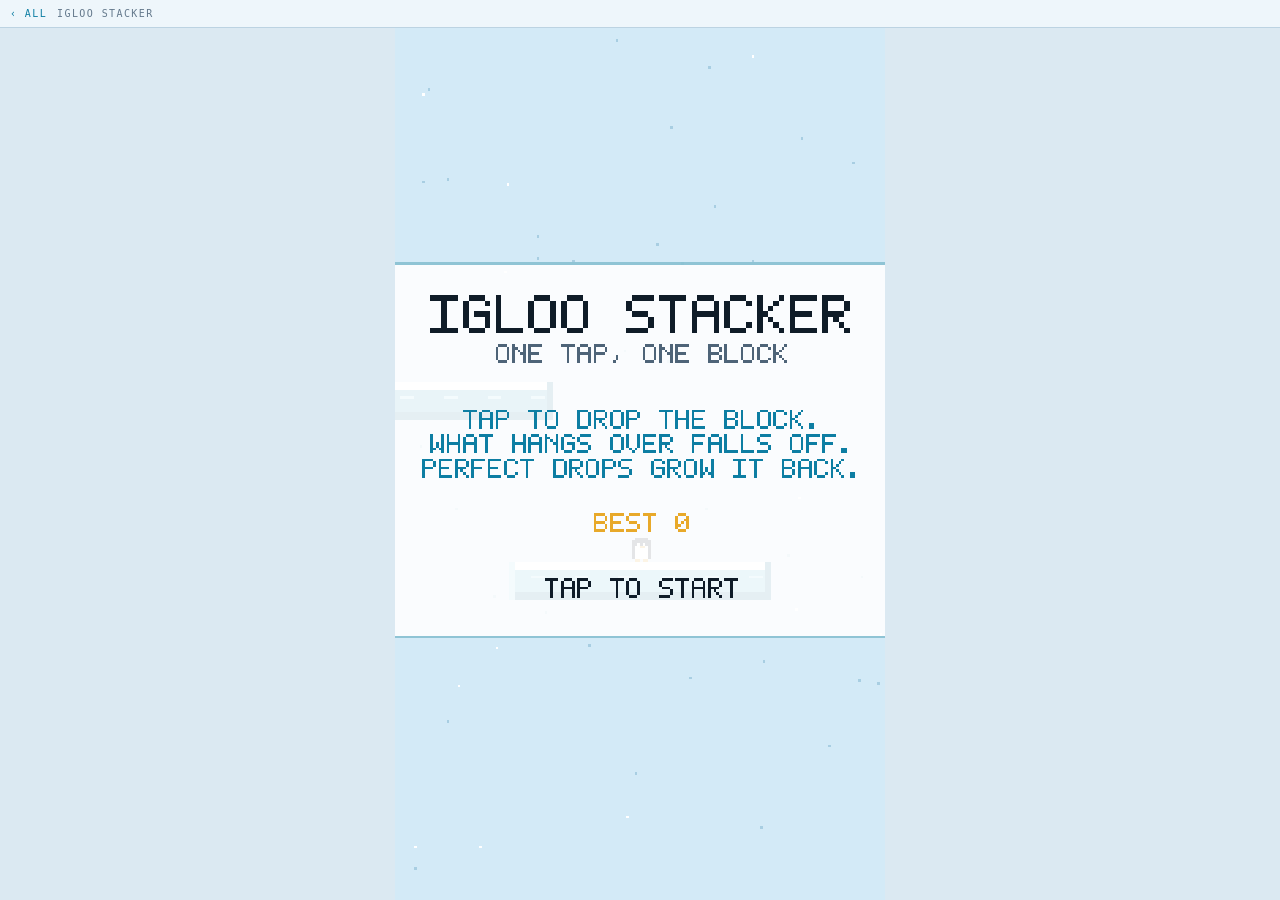
<file: dummyclicker/igloo-stacker.html>
<!doctype html>
<html lang="en">
<head>
<meta charset="utf-8">
<meta name="viewport" content="width=device-width,initial-scale=1,maximum-scale=1,user-scalable=no,viewport-fit=cover">
<title>Igloo Stacker</title>
<script src="theme.js?v=116"></script>
<link rel="stylesheet" href="arcade.css?v=116">
</head>
<body>
<header id="bar"><a href="index.html">&lsaquo; ALL</a><span>IGLOO STACKER</span></header>
<div id="stage"><canvas id="c"></canvas></div>
<script src="arcade.js?v=116"></script>
<script>
(function () {
  'use strict';

  var W = Arcade.W, H = Arcade.H;

  var BH = 14;            // block height
  var START_W = 96;
  var HOVER = 52;         // how high above the tower the block slides
  var DROP_SPD = 620;
  var TOP_Y = 196;        // screen y where the top of the tower sits

  var S = {};

  function topY(i) { return -i * BH; }

  function newBlock() {
    var n = S.stack.length;
    var w = S.stack[n - 1].w;
    S.side = -S.side;
    S.mov = {
      x: S.side < 0 ? -w * 0.4 : W - w * 0.6,
      w: w,
      dir: S.side < 0 ? 1 : -1,
      y: topY(n) - HOVER,
      falling: false
    };
    S.spd = 54 + Math.min(96, n * 2.6);
  }

  function setup(g) {
    S.stack = [{ x: (W - START_W) / 2, w: START_W }];
    S.side = 1;
    S.debris = [];
    S.combo = 0;
    S.flash = 0;
    S.cam = topY(0) - TOP_Y;
    S.camT = S.cam;
    newBlock();
  }

  function place(g) {
    var n = S.stack.length;
    var prev = S.stack[n - 1];
    var cur = S.mov;
    var l = Math.max(prev.x, cur.x);
    var r = Math.min(prev.x + prev.w, cur.x + cur.w);
    var ov = r - l;

    if (ov <= 0) {
      S.debris.push({ x: cur.x, y: topY(n), w: cur.w, vy: -40, vx: cur.dir * 20 });
      g.die();
      return;
    }

    var perfect = Math.abs(cur.x - prev.x) <= 1.4;
    if (perfect) {
      S.combo++;
      var w = Math.min(START_W, prev.w + (S.combo >= 2 ? 5 : 0));
      S.stack.push({ x: prev.x - (w - prev.w) / 2, w: w });
      g.score += 2;
      S.flash = 0.35;
    } else {
      S.combo = 0;
      // the piece hanging over the edge falls away
      if (cur.x < l) S.debris.push({ x: cur.x, y: topY(n), w: l - cur.x, vy: -30, vx: -30 });
      if (cur.x + cur.w > r) S.debris.push({ x: r, y: topY(n), w: cur.x + cur.w - r, vy: -30, vx: 30 });
      S.stack.push({ x: l, w: ov });
      g.score += 1;
      g.shake = 2;
    }
    if (S.stack.length > 40) S.stack.splice(0, S.stack.length - 40);
    newBlock();
  }

  function update(g, dt) {
    var m = S.mov;

    if (!m.falling) {
      m.x += m.dir * S.spd * dt;
      var lo = -m.w * 0.45, hi = W - m.w * 0.55;
      if (m.x < lo) { m.x = lo; m.dir = 1; }
      if (m.x > hi) { m.x = hi; m.dir = -1; }
      if (g.tapped) m.falling = true;
    } else {
      var target = topY(S.stack.length);
      m.y += DROP_SPD * dt;
      if (m.y >= target) { m.y = target; place(g); }
    }

    S.camT = topY(S.stack.length - 1) - TOP_Y;
    S.cam += (S.camT - S.cam) * Math.min(1, dt * 7);
    if (S.flash > 0) S.flash -= dt;

    for (var i = S.debris.length - 1; i >= 0; i--) {
      var d = S.debris[i];
      d.vy += 900 * dt;
      d.y += d.vy * dt;
      d.x += d.vx * dt;
      if (d.y - S.cam > H + 30) S.debris.splice(i, 1);
    }
  }

  function drawBlock(g, P, x, y, w, i) {
    g.rect(x, y, w, BH, i % 2 === 0 ? P.ice : P.ice2);
    g.rect(x, y, w, 3, P.iceTop);
    g.rect(x, y + BH - 3, w, 3, P.iceBot);
    g.rect(x, y, 2, BH, P.iceEdge);
    g.rect(x + w - 2, y, 2, BH, P.iceBot);
    for (var k = 8; k < w - 6; k += 16) g.rect(x + k, y + 5, 5, 1, P.iceEdge);
  }

  function drawPenguin(g, P, x, y) {
    g.rect(x, y + 1, 7, 7, P.penguin);
    g.rect(x + 1, y + 3, 5, 5, P.penguinBelly);
    g.rect(x + 1, y, 5, 2, P.penguin);
    g.rect(x + 2, y + 2, 1, 1, P.penguinBelly);
    g.rect(x + 4, y + 2, 1, 1, P.penguinBelly);
    g.rect(x + 3, y + 3, 2, 1, P.gold);
    g.rect(x + 1, y + 8, 2, 1, P.gold);
    g.rect(x + 4, y + 8, 2, 1, P.gold);
  }

  function draw(g, ctx) {
    var P = g.pal;
    var i;

    for (i = 0; i < 52; i++) {
      var sx = Arcade.hash(i) * W;
      var sy = ((Arcade.hash(i + 60) * 1000 - S.cam * 0.25) % (H + 30) + H + 30) % (H + 30) - 15;
      g.rect(sx, sy, 1, 1, i % 4 === 0 ? P.star : P.starDim);
    }

    for (i = 0; i < S.stack.length; i++) {
      var b = S.stack[i];
      var y = topY(i) - S.cam;
      if (y > H + 4 || y < -BH - 4) continue;
      drawBlock(g, P, b.x, y, b.w, i);
    }

    for (i = 0; i < S.debris.length; i++) {
      var d = S.debris[i];
      g.rect(d.x, d.y - S.cam, d.w, BH, P.iceBot);
      g.rect(d.x, d.y - S.cam, d.w, 3, P.iceEdge);
    }

    var m = S.mov;
    drawBlock(g, P, m.x, m.y - S.cam, m.w, S.stack.length);

    var top = S.stack[S.stack.length - 1];
    drawPenguin(g, P, top.x + top.w / 2 - 3, topY(S.stack.length - 1) - S.cam - 9);

    if (S.flash > 0) {
      ctx.fillStyle = 'rgba(' + P.flashRgb + ',' + (S.flash * 0.5).toFixed(2) + ')';
      ctx.fillRect(0, 0, W, H);
      Arcade.drawTextC(ctx, 'PERFECT', W / 2, 150, 1, P.text);
    }
  }

  Arcade.create({
    id: 'igloo-stacker',
    name: 'IGLOO STACKER',
    tagline: 'ONE TAP, ONE BLOCK',
    how: ['TAP TO DROP THE BLOCK.', 'WHAT HANGS OVER FALLS OFF.', 'PERFECT DROPS GROW IT BACK.'],
    palette: { dark: { bg: '#0d1a2e' }, light: { bg: '#d3eaf7' } },
    setup: setup, update: update, draw: draw
  });
})();
</script>
</body>
</html>
</file>
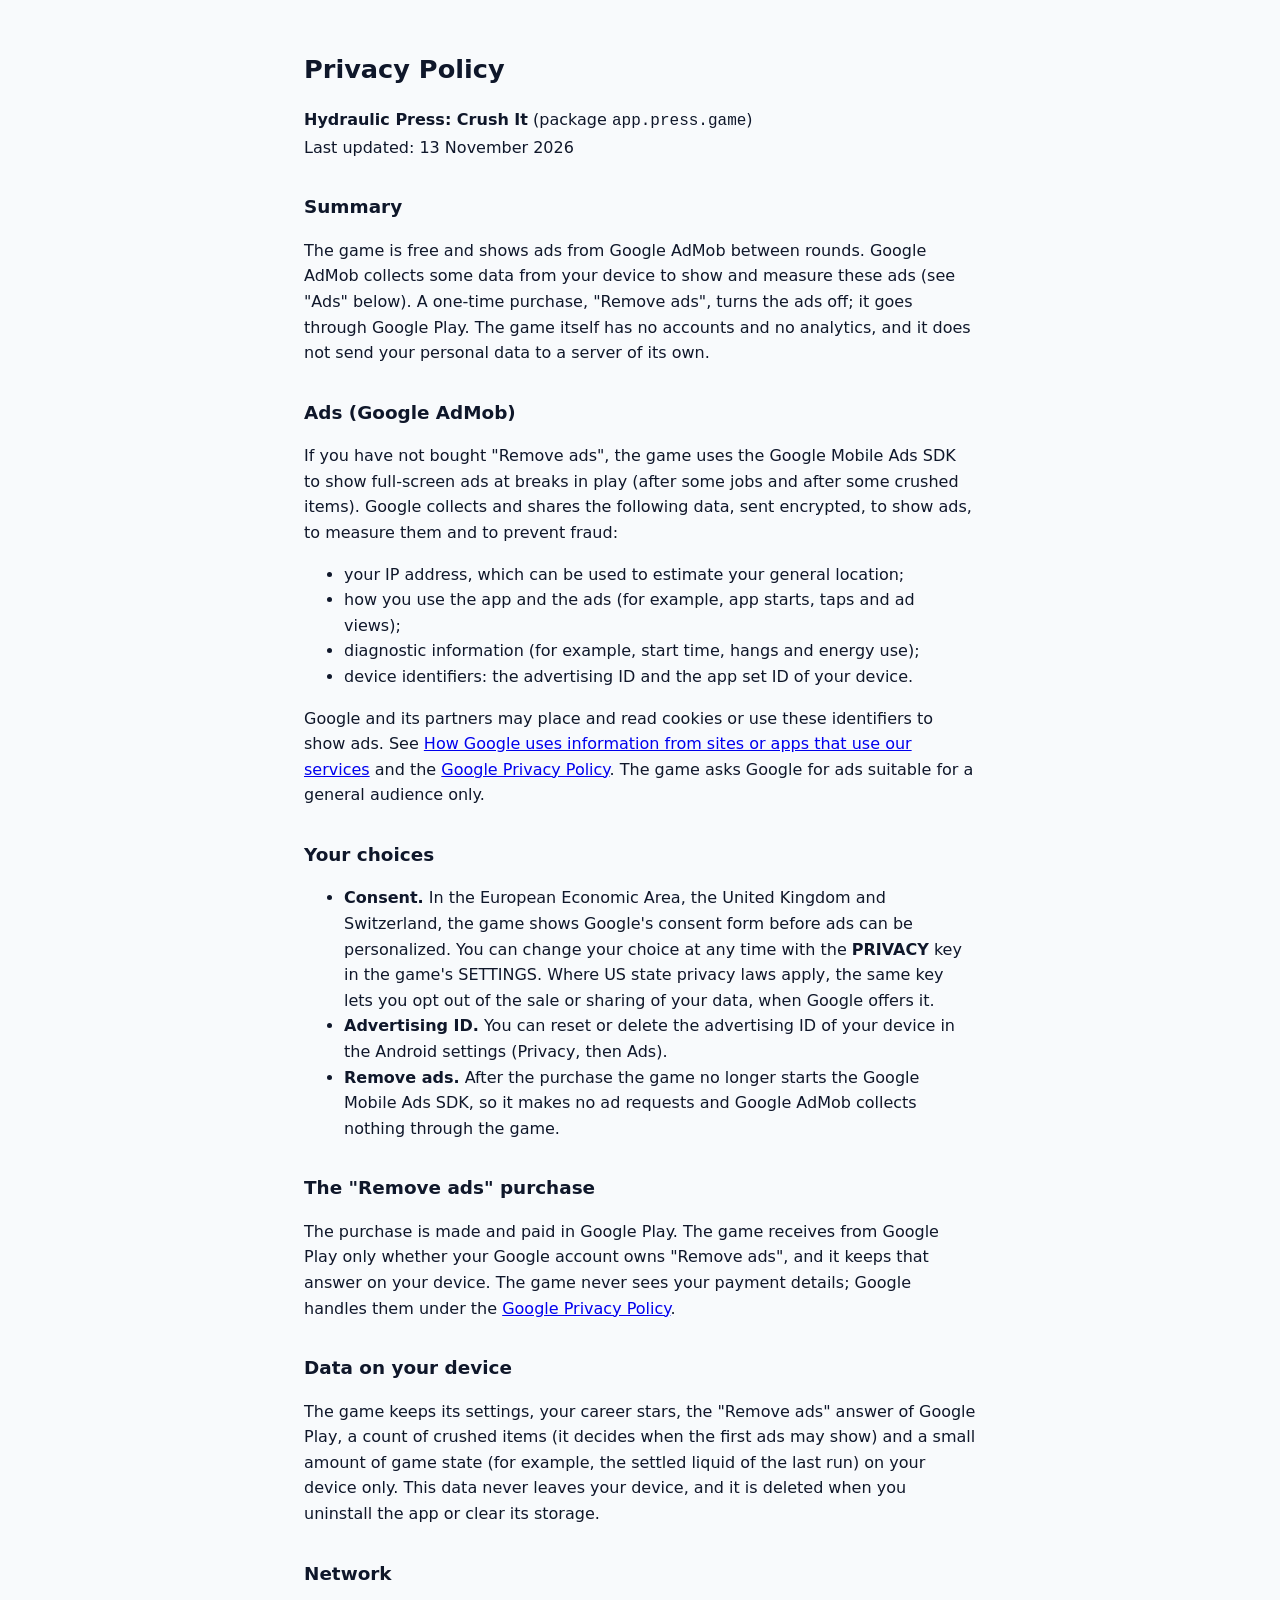
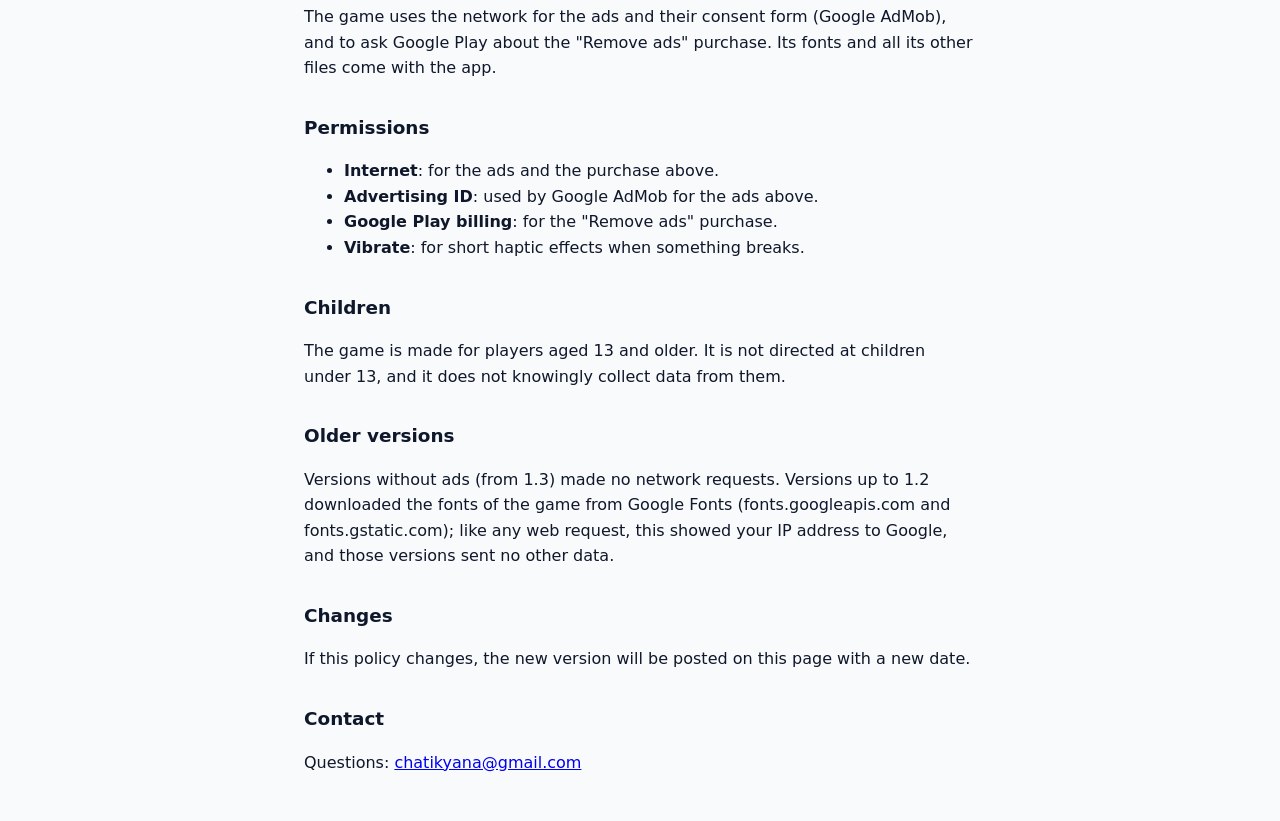
<file: press/privacy-policy.html>
<!doctype html>
<html lang="en">
  <head>
    <meta charset="UTF-8" />
    <meta name="viewport" content="width=device-width, initial-scale=1.0" />
    <title>Privacy Policy – Hydraulic Press: Crush It</title>
    <style>
      body {
        max-width: 42rem;
        margin: 0 auto;
        padding: 2rem 1rem;
        font: 16px/1.6 system-ui, sans-serif;
        color: #0f172a;
        background: #f8fafc;
      }
      h1 { font-size: 1.6rem; }
      h2 { font-size: 1.15rem; margin-top: 2rem; }
    </style>
  </head>
  <body>
    <h1>Privacy Policy</h1>
    <p><strong>Hydraulic Press: Crush It</strong> (package <code>app.press.game</code>)<br />Last updated: 13 November 2026</p>

    <h2>Summary</h2>
    <p>
      The game is free and shows ads from Google AdMob between rounds. Google AdMob collects some data from your device to
      show and measure these ads (see "Ads" below). A one-time purchase, "Remove ads", turns the ads off; it goes through
      Google Play. The game itself has no accounts and no analytics, and it does not send your personal data to a server of
      its own.
    </p>

    <h2>Ads (Google AdMob)</h2>
    <p>
      If you have not bought "Remove ads", the game uses the Google Mobile Ads SDK to show full-screen ads at breaks in play
      (after some jobs and after some crushed items). Google collects and shares the following data, sent encrypted, to
      show ads, to measure them and to prevent fraud:
    </p>
    <ul>
      <li>your IP address, which can be used to estimate your general location;</li>
      <li>how you use the app and the ads (for example, app starts, taps and ad views);</li>
      <li>diagnostic information (for example, start time, hangs and energy use);</li>
      <li>device identifiers: the advertising ID and the app set ID of your device.</li>
    </ul>
    <p>
      Google and its partners may place and read cookies or use these identifiers to show ads. See
      <a href="https://policies.google.com/technologies/partner-sites">How Google uses information from sites or apps that use
      our services</a> and the <a href="https://policies.google.com/privacy">Google Privacy Policy</a>. The game asks
      Google for ads suitable for a general audience only.
    </p>

    <h2>Your choices</h2>
    <ul>
      <li>
        <strong>Consent.</strong> In the European Economic Area, the United Kingdom and Switzerland, the game shows Google's
        consent form before ads can be personalized. You can change your choice at any time with the
        <strong>PRIVACY</strong> key in the game's SETTINGS. Where US state privacy laws apply, the same key lets you opt
        out of the sale or sharing of your data, when Google offers it.
      </li>
      <li>
        <strong>Advertising ID.</strong> You can reset or delete the advertising ID of your device in the Android settings
        (Privacy, then Ads).
      </li>
      <li>
        <strong>Remove ads.</strong> After the purchase the game no longer starts the Google Mobile Ads SDK, so it makes no
        ad requests and Google AdMob collects nothing through the game.
      </li>
    </ul>

    <h2>The "Remove ads" purchase</h2>
    <p>
      The purchase is made and paid in Google Play. The game receives from Google Play only whether your Google account
      owns "Remove ads", and it keeps that answer on your device. The game never sees your payment details; Google handles
      them under the <a href="https://policies.google.com/privacy">Google Privacy Policy</a>.
    </p>

    <h2>Data on your device</h2>
    <p>
      The game keeps its settings, your career stars, the "Remove ads" answer of Google Play, a count of crushed items (it
      decides when the first ads may show) and a small amount of game state (for example, the settled liquid of the last
      run) on your device only. This data never leaves your device, and it is deleted when you uninstall the app or clear
      its storage.
    </p>

    <h2>Network</h2>
    <p>
      The game uses the network for the ads and their consent form (Google AdMob), and to ask Google Play about the "Remove
      ads" purchase. Its fonts and all its other files come with the app.
    </p>

    <h2>Permissions</h2>
    <ul>
      <li><strong>Internet</strong>: for the ads and the purchase above.</li>
      <li><strong>Advertising ID</strong>: used by Google AdMob for the ads above.</li>
      <li><strong>Google Play billing</strong>: for the "Remove ads" purchase.</li>
      <li><strong>Vibrate</strong>: for short haptic effects when something breaks.</li>
    </ul>

    <h2>Children</h2>
    <p>
      The game is made for players aged 13 and older. It is not directed at children under 13, and it does not knowingly
      collect data from them.
    </p>

    <h2>Older versions</h2>
    <p>
      Versions without ads (from 1.3) made no network requests. Versions up to 1.2 downloaded the fonts of the game from
      Google Fonts (fonts.googleapis.com and fonts.gstatic.com); like any web request, this showed your IP address to
      Google, and those versions sent no other data.
    </p>

    <h2>Changes</h2>
    <p>If this policy changes, the new version will be posted on this page with a new date.</p>

    <h2>Contact</h2>
    <p>Questions: <a href="mailto:chatikyana@gmail.com">chatikyana@gmail.com</a></p>
  </body>
</html>
</file>
<file: min/custom-min.css>
.default_color{background-color:#2196F3 !important}.default_color_text{color:#2196F3 !important}.icon-block{padding:0
15px}#intro,#work,#team{padding-top:4rem}#index-banner{min-height:632px;max-height:864px;position:relative;background-color:#2196F3}#nav_f{box-shadow:none !important;-webkit-box-shadow:none !important}.text_h{padding:15% 0;font-size:6.0em;font-weight:100;color:white}.brand-logo{position:absolute;color:#fff;display:inline-block;font-size:2.1rem;font-style:normal;font-weight:100;padding:0;letter-spacing:7px}.text_h2{font-weight:100;margin-bottom:4%;line-height:4.5rem}.span_h2{font-weight:300;color:#2196F3}.text_b{color:#2196F3}.in{font-weight:400 !important;font-style:normal !important}.promo
i{color:#2196F3;font-size:7rem;display:block}.card-content
a{color:#2196F3}.card-content a:hover{color:#2196F3}#work,#team{background:rgb(247,247,247)}.text_pink{color:#EF9A9A}nav ul
a{font-size:1.2rem;color:#FFF;letter-spacing:2px;display:block;font-weight:300;padding:0px
15px}.cd-headline.type .cd-words-wrapper{vertical-align:top;overflow:hidden}.cd-headline.type .cd-words-wrapper::after{content:'';position:absolute;right:0;top:50%;bottom:auto;-webkit-transform:translateY(-50%);-moz-transform:translateY(-50%);-ms-transform:translateY(-50%);-o-transform:translateY(-50%);transform:translateY(-50%);height:90%;width:1px;background-color:#aebcb9}.cd-headline.type .cd-words-wrapper.waiting::after{-webkit-animation:cd-pulse 1s infinite;-moz-animation:cd-pulse 1s infinite;animation:cd-pulse 1s infinite}.cd-headline.type .cd-words-wrapper.selected{background-color:#FFF}.cd-headline.type .cd-words-wrapper.selected::after{visibility:hidden}.cd-headline.type .cd-words-wrapper.selected
b{color:#2196F3}.cd-headline.type
b{visibility:hidden}.cd-headline.type b.is-visible{visibility:visible}.cd-headline.type
i{position:absolute;visibility:hidden}.cd-headline.type
i.in{position:relative;visibility:visible}@-webkit-keyframes cd-pulse{0%{-webkit-transform:translateY(-50%) scale(1);opacity:1}40%{-webkit-transform:translateY(-50%) scale(0.9);opacity:0}100%{-webkit-transform:translateY(-50%) scale(0);opacity:0}}@-moz-keyframes cd-pulse{0%{-moz-transform:translateY(-50%) scale(1);opacity:1}40%{-moz-transform:translateY(-50%) scale(0.9);opacity:0}100%{-moz-transform:translateY(-50%) scale(0);opacity:0}}@keyframes cd-pulse{0%{-webkit-transform:translateY(-50%) scale(1);-moz-transform:translateY(-50%) scale(1);-ms-transform:translateY(-50%) scale(1);-o-transform:translateY(-50%) scale(1);transform:translateY(-50%) scale(1);opacity:1}40%{-webkit-transform:translateY(-50%) scale(0.9);-moz-transform:translateY(-50%) scale(0.9);-ms-transform:translateY(-50%) scale(0.9);-o-transform:translateY(-50%) scale(0.9);transform:translateY(-50%) scale(0.9);opacity:0}100%{-webkit-transform:translateY(-50%) scale(0);-moz-transform:translateY(-50%) scale(0);-ms-transform:translateY(-50%) scale(0);-o-transform:translateY(-50%) scale(0);transform:translateY(-50%) scale(0);opacity:0}}#preloader{position:fixed;top:0;left:0;right:0;bottom:0;background-color:#fff;z-index:1200}#status{width:200px;height:200px;position:absolute;left:50%;top:50%;background-image:url(/img/status.gif);background-repeat:no-repeat;background-position:center;margin:-100px 0 0 -100px}@media only screen and (max-width: 480px){.text_h{padding:4% 0;font-size:5em;font-weight:100;color:white}}input,textarea{border-bottom:1px solid #fff}nav a.button-collapse{left:-25px}.card-avatar .waves-effect{text-align:center;margin-top:20px}.card-avatar
img{height:150px;width:150px;border-radius:75px}.card-avatar .card-content{text-align:center}.card .card-content
p{margin:15px
0px}.card-avatar .card-content
i{font-size:1.5rem}.card-avatar .card-content .card-title{line-height:30px !important}.parallax-container{max-height:400px}footer.page-footer{margin-top:0px !important}
</file>
<file: dummyclicker/arcade.css>
* { margin: 0; padding: 0; box-sizing: border-box; }

/* Light is the base. The dark values are repeated twice on purpose: once for
   the device setting, once for the explicit toggle, so both directions win. */
:root {
  --page: #dbe9f2;
  --bar: #eef6fb;
  --bar-line: #bcd3e2;
  --link: #0d7ea3;
  --link-on: #0a6180;
  --muted: #64798c;
  --canvas: #bfe2f2;
  --btn: #d6e8f2;
  --btn-ink: #0f5c78;
}

@media (prefers-color-scheme: dark) {
  :root:not([data-theme="light"]) {
    --page: #07090f;
    --bar: #0b0f19;
    --bar-line: #161d2c;
    --link: #6fd3e8;
    --link-on: #a9e9f7;
    --muted: #4d5c73;
    --canvas: #0d0f18;
    --btn: #141c2a;
    --btn-ink: #8fd6e8;
  }
}

:root[data-theme="dark"] {
  --page: #07090f;
  --bar: #0b0f19;
  --bar-line: #161d2c;
  --link: #6fd3e8;
  --link-on: #a9e9f7;
  --muted: #4d5c73;
  --canvas: #0d0f18;
  --btn: #141c2a;
  --btn-ink: #8fd6e8;
}

html, body {
  height: 100%;
  background: var(--page);
  overflow: hidden;
}

body {
  display: flex;
  flex-direction: column;
  font-family: ui-monospace, SFMono-Regular, Menlo, Consolas, monospace;
  color: var(--muted);
  touch-action: none;
  overscroll-behavior: none;
  -webkit-user-select: none;
  user-select: none;
  /* iOS fires its own haptic about half a second into any hold it reads as a
     long press. Holding a side to steer is exactly that, so the phone buzzed
     partway through every steer - feedback for nothing the player did. Nothing
     visible ever popped, because a canvas has nothing to select or preview,
     which is why it read as the game vibrating at random. */
  -webkit-touch-callout: none;
  -webkit-tap-highlight-color: transparent;
  padding: env(safe-area-inset-top) env(safe-area-inset-right) env(safe-area-inset-bottom) env(safe-area-inset-left);
}

#bar {
  flex: 0 0 28px;
  display: flex;
  align-items: center;
  gap: 10px;
  padding: 0 8px 0 10px;
  font-size: 10px;
  letter-spacing: 0.14em;
  background: var(--bar);
  border-bottom: 1px solid var(--bar-line);
}

#bar a { color: var(--link); text-decoration: none; }
#bar a:active { color: var(--link-on); }
#bar span { color: var(--muted); }

.theme-toggle {
  margin-left: auto;
  flex: 0 0 auto;
  width: 26px;
  height: 20px;
  display: flex;
  align-items: center;
  justify-content: center;
  font: inherit;
  font-size: 13px;
  line-height: 1;
  color: var(--btn-ink);
  background: var(--btn);
  border: 1px solid var(--bar-line);
  border-radius: 4px;
  cursor: pointer;
}
.theme-toggle:active { border-color: var(--link); }

#stage {
  flex: 1;
  display: flex;
  align-items: center;
  justify-content: center;
  min-height: 0;
}

canvas {
  display: block;
  background: var(--canvas);
  -webkit-touch-callout: none;
  -webkit-user-select: none;
  user-select: none;
  image-rendering: pixelated;
  image-rendering: crisp-edges;
  touch-action: none;
}
</file>
